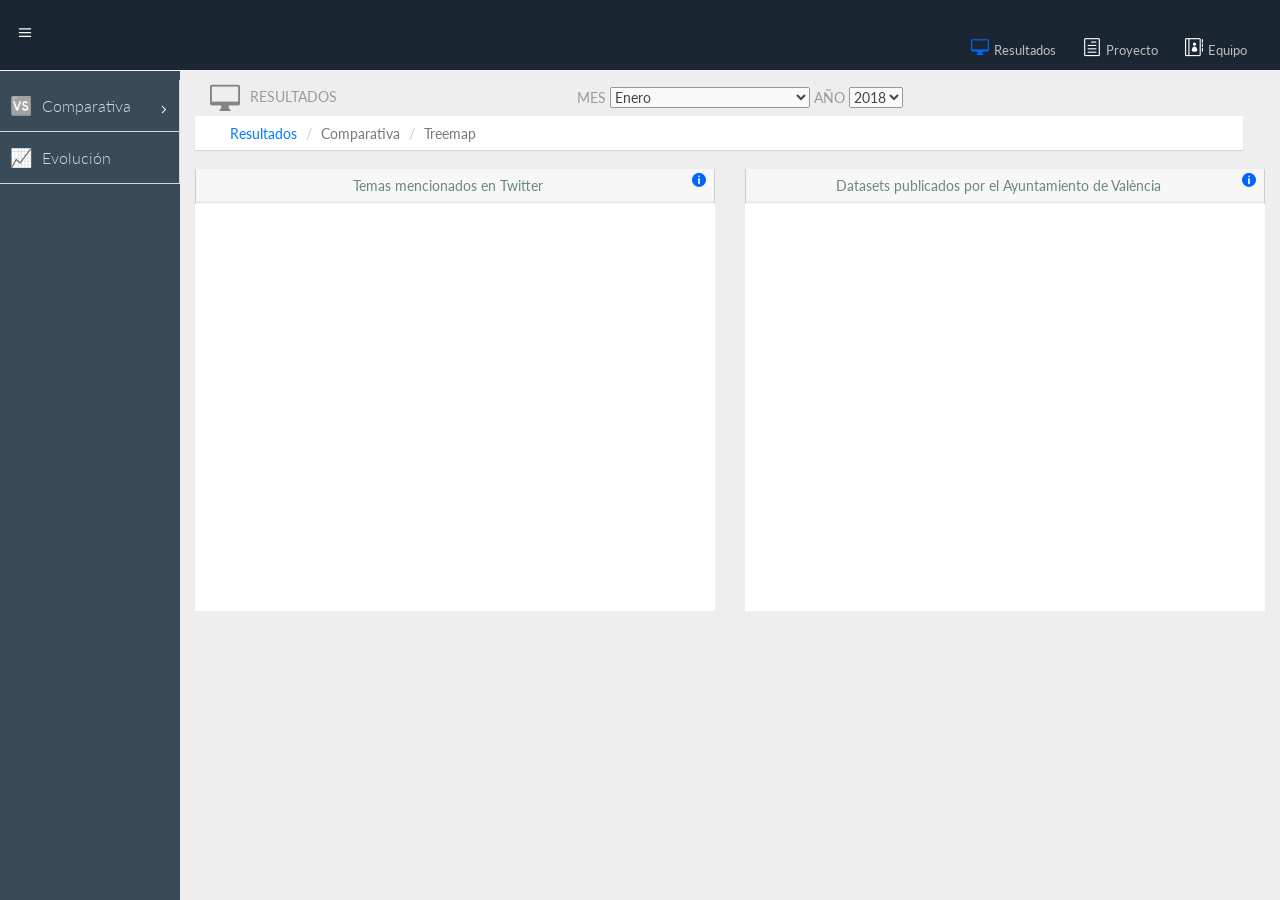
<file: index.html>
<!DOCTYPE html>
<html lang="es">
   <head>
      <meta charset="utf-8">
      <meta name="viewport" content="width=device-width, initial-scale=1.0">
      <meta name="description" content="Creative - Bootstrap 3 Responsive Admin Template">
      <meta name="author" content="GeeksLabs">
      <meta name="keyword" content="Creative, Dashboard, Admin, Template, Theme, Bootstrap, Responsive, Retina, Minimal">
      <title>.:::Análisis de Contenido:::.</title>
      <link rel="stylesheet" type="text/css" href="css/main.css">
      <link rel="stylesheet" type="text/css" href="css/c3.css">
      <link rel="stylesheet" type="text/css" href="css/c3.min.css">
      <!-- Bootstrap CSS -->
      <link href="css/bootstrap.min.css" rel="stylesheet">
      <!-- bootstrap theme -->
      <link href="css/bootstrap-theme.css" rel="stylesheet">
      <!--external css-->
      <!-- font icon -->
      <link href="css/elegant-icons-style.css" rel="stylesheet" />
      <link href="css/font-awesome.min.css" rel="stylesheet" />
      <!-- Custom styles -->
      <link href="css/style.css" rel="stylesheet">
      <link href="css/style-responsive.css" rel="stylesheet" />
   </head>
   <body>
      <!-- container section start -->
      <section id="container" class="">
         <!--header start-->
         <header class="header dark-bg">
            <div class="toggle-nav">
               <div class="icon-reorder tooltips" data-original-title="Menú" data-placement="bottom"><i class="icon_menu"></i></div>
            </div>
            <div class="top-nav notification-row">
               <!-- notificatoin dropdown start-->
               <ul class="nav pull-right top-menu">
                  <!-- Resultados start-->
                  <li id="mail_notificatoin_bar" class="dropdown">
                     <a  href="comparativa_treemap.html">
                     <i class="icon_desktop_sel" ></i>
                     <span class="username">Resultados</span>
                     </a>
                  </li>
                  <!-- Resultados end -->
                  <!-- Proyecto  start -->
                  <li id="task_notificatoin_bar" class="dropdown">
                     <a  href="introduccion.html">
                     <i class="icon_document_alt" ></i>
                     <span class="username">Proyecto</span>
                     </a>
                  </li>
                  <!-- Proyecto end -->
                  <!-- Equipo start-->
                  <li id="alert_notificatoin_bar" class="dropdown">
                     <a  href="equipo.html">
                     <i class="icon_contacts_alt"></i>
                     <span class="username">Equipo</span>
                     </a>
                  </li>
                  <!-- Equipo end-->
               </ul>
               <!-- notificatoin dropdown end-->
            </div>
         </header>
         <!--header end-->
         <!--sidebar start-->
         <aside>
            <div id="sidebar"  class="nav-collapse ">
               <!-- sidebar menu start-->
               <ul class="sidebar-menu">
                  <li>
                  <li class="sub-menu">
                     <a href="javascript:;" class="">
                     <i class="icon_lifesaver"></i>
                     <span>Comparativa</span>
                     <span class="menu-arrow arrow_carrot-right"></span>
                     </a>
                     <ul class="sub">
                        <li><a class="" href="comparativa_treemap.html">
                           <i class="icon_areachart"></i>
                           <span>Treemap</span></a>
                        </li>
                        <li><a class="" href="comparativa_barras.html">
                           <i class="icon_barchart"></i>
                           <span>Barras</span></a>
                        </li>
                     </ul>
                  </li>
                  </li>
                  <li class="">
                     <a class="" href="evolucion.html">
                     <i class="icon_linechart"></i>
                     <span>Evolución</span>
                     </a>
                  </li>
               </ul>
               <!-- sidebar menu end-->
            </div>
         </aside>
         <!--sidebar end-->
         <!--main content start-->
         <section id="main-content">
            <section class="wrapper">
               <div class="row">
                  <div class="col-lg-12">
                     <div class="page-header">
                        <div class="col-sm-4">
                           <i class="icon_desktop">
                           </i> Resultados
                        </div>
                        <div class="col-sm-4">
                           Mes
                           <select name="select" class="ancho_select" id="mes">
                              <option value="01" selected>Enero</option>
                              <option value="02">Febrero</option>
                              <option value="03" >Marzo</option>
                              <option value="04">Abril</option>
                              <option value="05">Mayo</option>
                              <option value="06">Junio</option>
                              <option value="07">Julio</option>
                              <option value="08">Agosto</option>
                           </select>
                           Año
                           <select name="select2" id="anyo" >
                              <option value="2018" selected>2018</option>
                           </select>
                        </div>
                     </div>
                  </div>
               </div>
               <div class="row">
                  <div class="col-lg-12">
                     <ol class="breadcrumb">
                        <li><i class="icon_desktop"></i><a href="comparativa_treemap.html">Resultados</a></li>
                        <li>Comparativa</li>
                        <li>Treemap</li>
                     </ol>
                  </div>
               </div>
               <!-- page start-->
               <div class="row">
                  <div class="col-lg-6"  align="center">
                     <section class="panel">
                        <div class="panel-heading">
                           Temas mencionados en Twitter
                           <ul class="nav pull-right top-menu">
                              <li class="dropdown">
                                 <a data-toggle="dropdown" class="dropdown-toggle"  href="#">
                                 <i class="icon_info_sel"></i>
                                 </a>
                                 <ul  class="dropdown-menu extended logout">
                                    <li>
                                       <p>La gráfica representa el número de tweets que pertenecen a cada una de las 22 categorías para un mes determinado.</p>
                                    </li>
                                 </ul>
                              </li>
                           </ul>
                        </div>
                        <div id="graficoP" align="center" style="width:auto"></div>
                        <!-- Aquí va la gráfica 1.1-->
                     </section>
                  </div>
                  <div class="col-lg-6"  align="center">
                     <section class="panel">
                        <div class="panel-heading">
                           Datasets publicados por el Ayuntamiento de València
                           <ul class="nav pull-right top-menu">
                              <li class="dropdown">
                                 <a data-toggle="dropdown" class="dropdown-toggle"  href="#">
                                 <i class="icon_info_sel"></i>
                                 </a>
                                 <ul  class="dropdown-menu extended logout">
                                    <li>
                                       <p>La gráfica representa el número de datasets por categorias publicado en el catálogo de datos abiertos del ayuntamiento de Valencia.</p>
                                    </li>
                                 </ul>
                              </li>
                           </ul>
                        </div>
                        <div id="portal_transparencia" align="center" style="width:auto" ></div>
                     </section>
                  </div>
               </div>
               <div class="row" align="center">
                  <div id="hook" align="center" ></div>
               </div>
               <!-- page end-->
            </section>
         </section>
         <!--main content end-->
      </section>
      <!-- container section end -->
      <!-- javascripts -->
      <script type="text/javascript" src="js/jquery.min.js"></script>
      <script type="text/javascript" src="js/d3.js" charset="utf-8"></script>
      <script type="text/javascript" src="js/d3plus.js"></script>
      <script type="text/javascript" src="js/distribucion.js" charset="utf-8"></script>
      <script type="text/javascript" src="js/catalogo.js" charset="utf-8"></script>
      <script type="text/javascript" src="js/legendas.js"charset="utf-8"></script>
      <script src="js/bootstrap.min.js"></script>
      <!-- nicescroll -->
      <script src="js/jquery.scrollTo.min.js"></script>
      <script src="js/jquery.nicescroll.js" type="text/javascript"></script>
      <!--custome script for all page-->
      <script src="js/scripts.js"></script>
   </body>
</html>
</file>
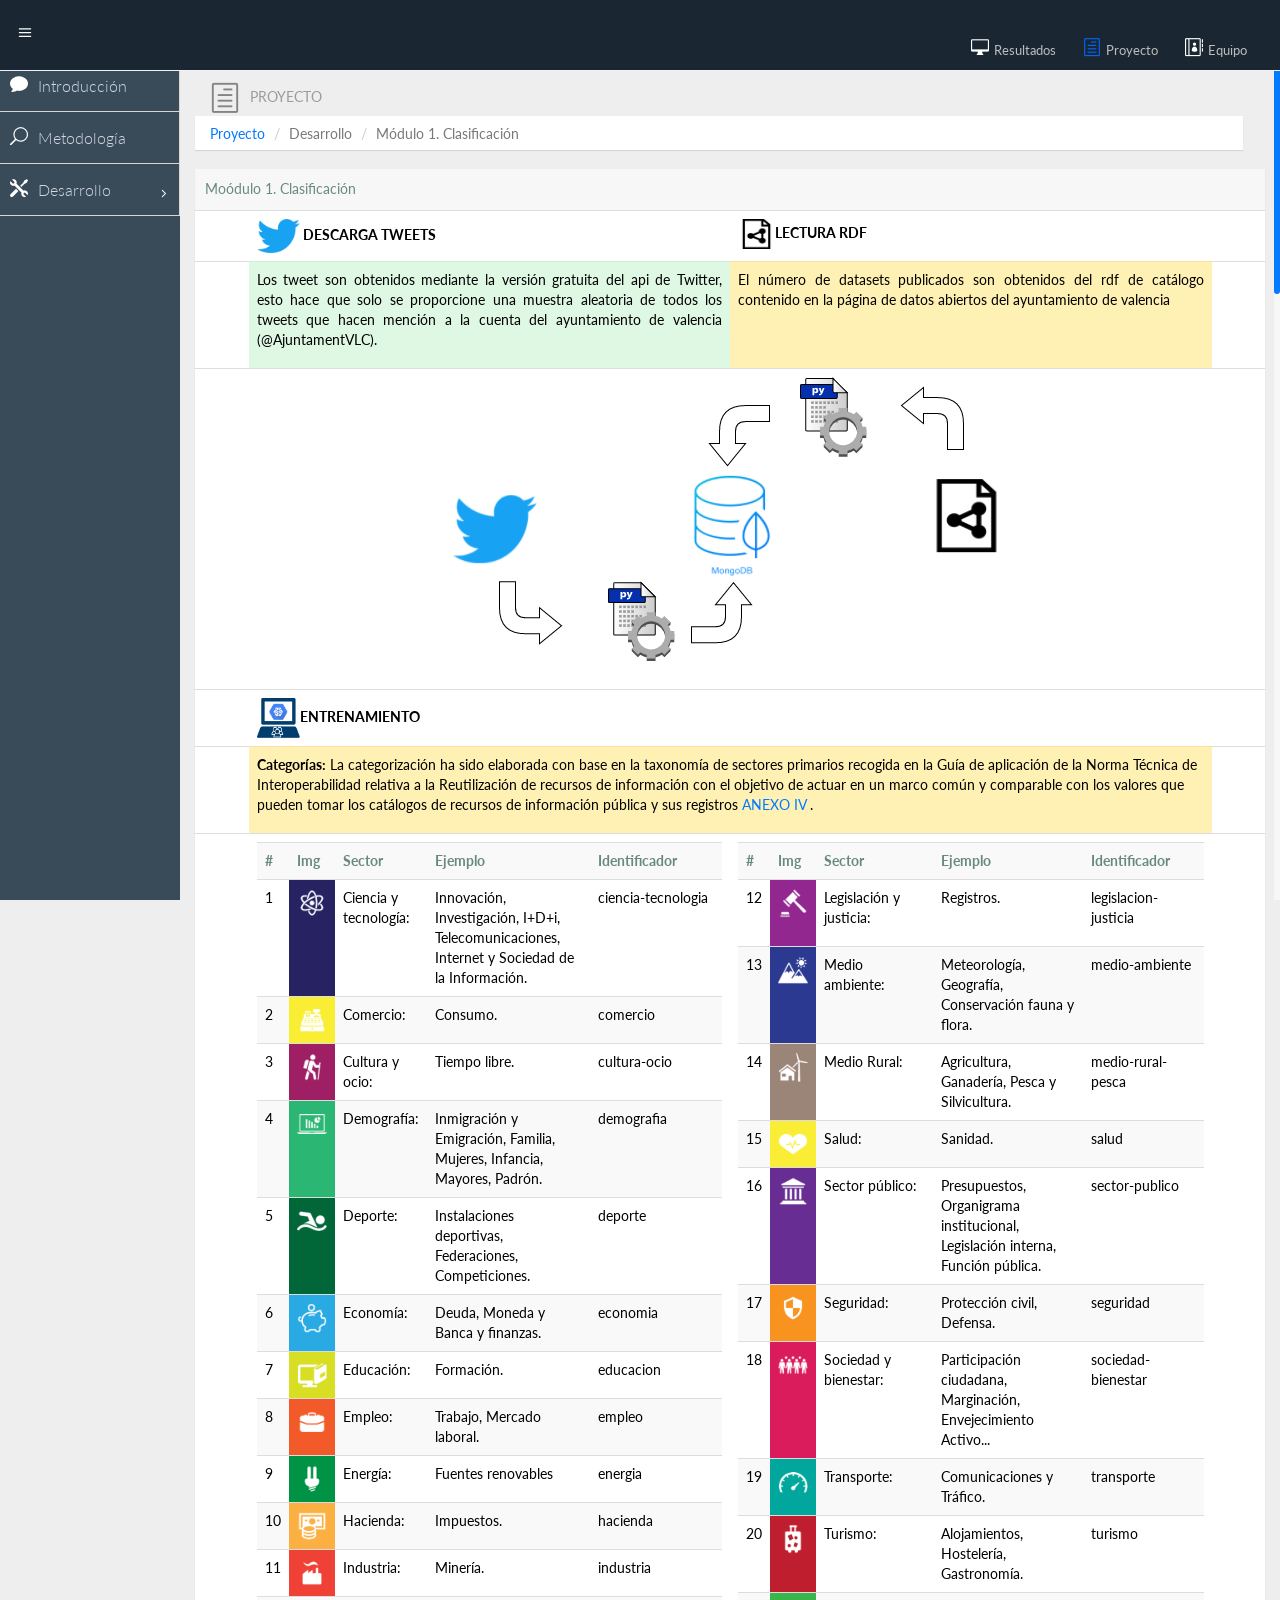
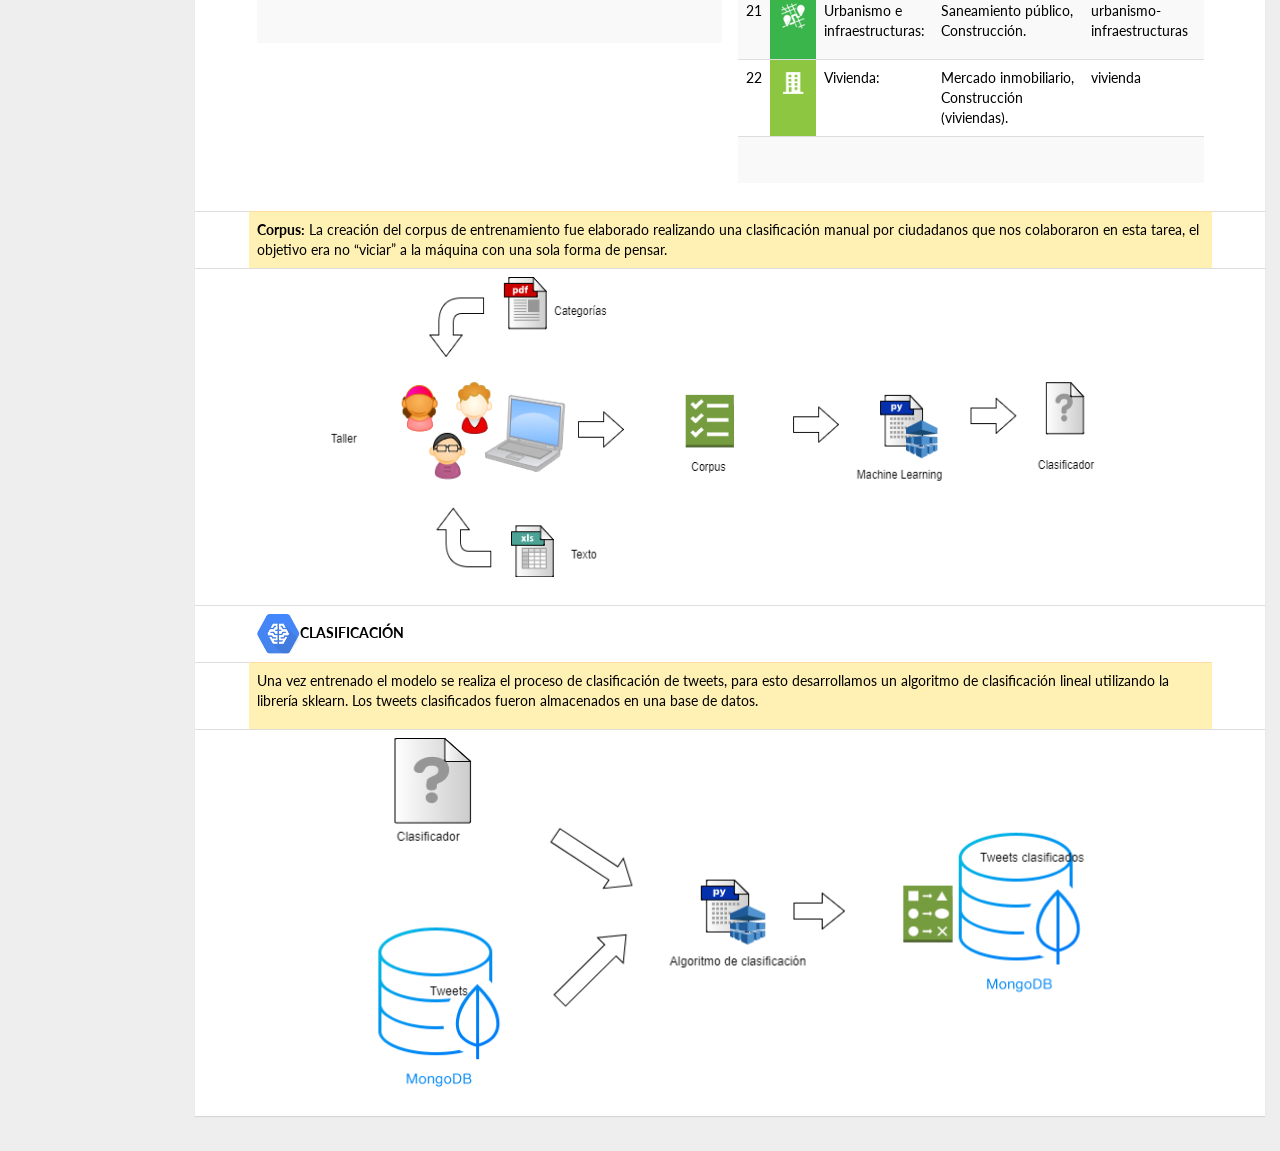
<file: clasificacion.html>
<!DOCTYPE html>
<html lang="en">
  <head>
    <meta charset="utf-8">
    <meta name="viewport" content="width=device-width, initial-scale=1.0">
    <meta name="description" content="Creative - Bootstrap 3 Responsive Admin Template">
    <meta name="author" content="GeeksLabs">
    <meta name="keyword" content="Creative, Dashboard, Admin, Template, Theme, Bootstrap, Responsive, Retina, Minimal">
    <link rel="shortcut icon" href="img/favicon.png">

     <title>.:::Análisis de Contenido:::.</title>

	<link rel="stylesheet" type="text/css" href="css/main.css">
      <link rel="stylesheet" type="text/css" href="css/c3.css">
      <link rel="stylesheet" type="text/css" href="css/c3.min.css">

    <!-- Bootstrap CSS -->
    <link href="css/bootstrap.min.css" rel="stylesheet">
    <!-- bootstrap theme -->
    <link href="css/bootstrap-theme.css" rel="stylesheet">
    <!--external css-->
    <!-- font icon -->
    <link href="css/elegant-icons-style.css" rel="stylesheet" />
    <link href="css/font-awesome.min.css" rel="stylesheet" />
    <!-- Custom styles -->
    <link href="css/style.css" rel="stylesheet">
    <link href="css/style-responsive.css" rel="stylesheet" />
</head>

  <body>
  <!-- container section start -->
  <section id="container" class="">
      <!--header start-->
      <header class="header dark-bg">
            <div class="toggle-nav">
                <div class="icon-reorder tooltips" data-original-title="Menú" data-placement="bottom"><i class="icon_menu"></i></div>
            </div>

            <div class="top-nav notification-row"><!-- notificatoin dropdown start-->
                           <ul class="nav pull-right top-menu">
                             <!-- Resultados start-->
                             <li id="mail_notificatoin_bar" class="dropdown">
                                 <a  href="comparativa_treemap.html">
                                     <i class="icon_desktop"></i>
                                     <span class="username">Resultados</span>
                                 </a>
                             </li>
                             <!-- Resultados end -->
                               <!-- Proyecto  start -->
                               <li id="task_notificatoin_bar" class="dropdown">
                                   <a  href="introduccion.html">
                                       <i class="icon_document_sel"></i>
                                       <span class="username">Proyecto</span>
                                   </a>
                               </li>
                               <!-- Proyecto end -->
                               <!-- Equipo start-->
                               <li id="alert_notificatoin_bar" class="dropdown">
                                   <a  href="equipo.html">
                                       <i class="icon_contacts_alt"></i>
                                        <span class="username">Equipo</span>
                                   </a>
                               </li>
                               <!-- Equipo end-->
                           </ul>
                           <!-- notificatoin dropdown end-->
                   </div>
      </header>
      <!--header end-->


      <!--sidebar start-->
     <aside>
         <div id="sidebar"  class="nav-collapse ">
             <!-- sidebar menu start-->
             <ul class="sidebar-menu">
               <li class="">
                     <a class="" href="introduccion.html">
                         <i class="icon_comment"></i>
                         <span>Introducción</span>
                     </a>
                 </li>
               <li class="">
                     <a class="" href="metodologia.html">
                         <i class="entrada_alt"></i>
                         <span>Metodología</span>
                     </a>
                 </li>
               <!-- <li> -->
                <li class="sub-menu">
                      <a href="javascript:;" class="">
                         <i class="salida_alt"></i>
                         <span>Desarrollo</span>
                         <span class="menu-arrow arrow_carrot-right"></span>
                      </a>
                      <ul class="sub">
                         <li>
                           <a class="" href="clasificacion.html">
                                 <i class="icon_genius"></i>
                                       <span>Clasificación</span></a>
                         </li>
              <li><a class="" href="reportes.html">
             <i class="arrow_left_alt"></i>
             <span>Reportes</span></a></li>
           </ul>
               </li>
             <!-- </li> -->
             </ul>
             <!-- sidebar menu end-->
         </div>
     </aside>
     <!--sidebar end-->

      <!--main content start-->
      <section id="main-content">
  <section class="wrapper">
		  <div class="row">
				<div class="col-lg-12">
					<div class="page-header">
					<div class="col-sm-4">
						<i class="icon_document_alt">
					  </i> Proyecto </div>
					</div>
				</div>
		  </div>
		  			<div class="row">
				<div class="col-lg-12">
					<ol class="breadcrumb">
						<li><a href="introduccion.html">Proyecto</a></li>
						<li>Desarrollo</li>
						<li>Módulo 1. Clasificación </li>
					</ol>
				</div>
			</div>
                      <section class="panel-ca">
                          <header class="panel-heading">
                             Moódulo 1. Clasificación                        </header>

								<table class="table">
								  <tr>
								  <td width="5%">&nbsp;</td>
								  <td width="45%"><img src="images/ico-category/twitter.svg.png" alt="logo" width="43" height="34"><strong> DESCARGA TWEETS</strong> </td>
								  <td width="45%"><img src="images/ico-category/rdf.svg.png" alt="rdf" width="37" height="30"><strong>LECTURA RDF</strong> </td>
								  <td width="5%">&nbsp;</td>
								  </tr>
                                    <tr>
                                      <td width="5%">&nbsp;</td>
                                      <td width="44%"  class="success"  style="background-position:inherit" align="justify">
										  <p>  Los tweet son  obtenidos mediante la versión gratuita del api de Twitter, esto hace que solo  se proporcione una muestra aleatoria de todos los tweets que hacen mención a la  cuenta del ayuntamiento de valencia (@AjuntamentVLC). </p>									  </td>
                                      <td width="45%"  class="warning"  style="background-position:inherit" align="justify">El  número de datasets publicados son obtenidos del rdf de catálogo contenido en la  página de datos abiertos del ayuntamiento de valencia </td>
									   <td width="5%">&nbsp;</td>
                                    </tr>
																	  <tr>
								  <td width="5%">&nbsp;</td>
								  <td width="90%" colspan="2" align="center"><img src="images/ico-category/paso1.png" width="554" height="284"></td>
								  <td width="5%">&nbsp;</td>
								  </tr>
                        </table>
								<table class="table">
								  <tr>
								  <td width="5%">&nbsp;</td>
								  <td  colspan="2"  width="90"><img src="images/ico-category/entrenamiento.png" alt="logo" width="43" height="40"><strong>ENTRENAMIENTO</strong></td>
								  <td width="5%">&nbsp;</td>
								  </tr>
                                    <tr>
                                      <td width="5%">&nbsp;</td>
                                      <td  colspan="2"  class="warning"  style="background-position:inherit" width="90%">
										  <p><span class="warning" style="background-position:inherit"><strong>Categorías:</strong> La categorización ha sido elaborada con base  en la taxonomía de sectores primarios recogida en la Guía de aplicación de la Norma Técnica de Interoperabilidad relativa a la Reutilización de recursos de información  con el objetivo de actuar en un marco común y comparable con los valores que pueden tomar  los catálogos de recursos de información pública y sus registros <a  href="https://www.boe.es/diario_boe/txt.php?id=BOE-A-2013-2380" target="_blank">ANEXO IV </a>.</span></p>
								      <p></td>
									  <td width="5%"></td>
                                    </tr>							  <tr>
								  <td width="5%">&nbsp;</td>
								  <td width="45%" align="center"><table class="table table-striped">
                              <tbody>
                              <tr>
                                  <th width="3%">#</th>
                                  <th width="5%">Img</th>
                                  <th width="11%">Sector</th>
                                  <th width="42%">Ejemplo</th>
								  <th width="39%">Identificador</th>
                              </tr>
                              <tr>
                                  <td>1</td>
                                  <td style="background-color:#272262"><img src="images/ico-category/ico-cat-ciencia-hover-alt.png" width="30" height="30"></td>
                                <td>Ciencia y  tecnología: </td>
                                  <td> Innovación, Investigación, I+D+i,  Telecomunicaciones, Internet y Sociedad de la Información.</td>
                                  <td>ciencia-tecnologia</td>
                              </tr>
                              <tr>
                                  <td>2</td>
                                   <td style="background-color:#F9EE34"><img src="images/ico-category/ico-cat-comercio-hover-alt.png" width="30" height="30"></td>
                                <td>Comercio: </td>
                                  <td> Consumo.</td>
                                  <td>comercio</td>
                              </tr>
                              <tr>
                                  <td>3</td>
                                   <td style="background-color:#9E1F64"><img src="images/ico-category/ico-cat-ocio-y-cultura-hover-alt.png" width="30" height="30"></td>
                                <td>Cultura y  ocio:</td>
                                <td>Tiempo libre.</td>
                                  <td>cultura-ocio</td>
                              </tr>
                              <tr>
                                  <td>4</td>
                                  <td style="background-color:#2BB673"><img src="images/ico-category/ico-cat-demografia-hover-alt.png" width="30" height="30"></td>
                                <td><p>Demografía: </p></td>
                                 <td>Inmigración y Emigración, Familia,  Mujeres, Infancia, Mayores, Padrón.</td>
                                  <td>demografia</td>
                              </tr>
							                                <tr>
                                  <td>5</td>
                                  <td style="background-color:#016738"><img src="images/ico-category/ico-cat-deporte-hover-alt.png" width="30" height="30"></td>
                                  <td><p>Deporte: </p></td>
                                  <td>Instalaciones deportivas, Federaciones,  Competiciones.</td>
                                  <td>deporte</td>
                              </tr>
							                                <tr>
                                  <td>6</td>
                                 <td style="background-color:#29AAE3"><img src="images/ico-category/ico-cat-economia-hover-alt.png" width="30" height="30"></td>
                                  <td><p>Economía: </p></td>
                                  <td>Deuda, Moneda y Banca y finanzas.</td>
                                  <td>economia</td>
                              </tr>
							                                <tr>
                                  <td>7</td>
                                  <td style="background-color:#D8DE24"><img src="images/ico-category/ico-cat-educacion-hover-alt.png" width="30" height="30"></td>
                                  <td><p>Educación: </p></td>
                                  <td>Formación.</td>
                                  <td>educacion</td>
                              </tr>                              <tr>
                                  <td>8</td>
                                  <td style="background-color:#F25A29"><img src="images/ico-category/ico-cat-empleo-hover-alt.png" width="30" height="30"></td>
                                  <td><p>Empleo: </p>
                                  <td>Trabajo, Mercado laboral.</td>
                                  <td>empleo</td>
                              </tr>
							                                <tr>
                                  <td>9</td>
                                  <td style="background-color:#009345"><img src="images/ico-category/ico-cat-energia-hover-alt.png" width="30" height="30"></td>
                                  <td><p>Energía: </p></td>
                                  <td>Fuentes renovables</td>
                                  <td>energia</td>
                              </tr>
							                                <tr>
                                  <td>10</td>
                                  <td style="background-color:#FCB042"><img src="images/ico-category/ico-cat-hacienda-hover-alt.png" width="30" height="30"></td>
                                  <td><p>Hacienda: </p></td>
                                  <td>Impuestos.</td>
                                  <td>hacienda</td>
                              </tr>
							                                <tr>
                                  <td>11</td>
                                  <td style="background-color:#EF4136"><img src="images/ico-category/ico-cat-industria-hover-alt.png" width="30" height="30"></td>
                                  <td><p>Industria: </p></td>
                                  <td>Minería.</td>
                                  <td>industria</td>
                              </tr>

							                   <tr>
                                  <td>&nbsp;</td>
                                  <td>&nbsp;</td>
                                  <td><p>&nbsp;</p>                                  </td>
                                  <td>&nbsp;</td>
								  <td>&nbsp;</td>
                              </tr>
                              </tbody>
                          </table></td>
								  <td width="45%" align="center"><table class="table table-striped">
                              <tbody>
                              <tr>
                                  <th width="5%">#</th>
                                  <th width="7%">Img</th>
                                  <th width="19%">Sector</th>
                                  <th width="41%">Ejemplo</th>
								  <th width="28%">Identificador</th>
                              </tr>
                              <tr>
                                  <td>12</td>
                                  <td style="background-color:#92278F"><img src="images/ico-category/ico-cat-legislacion-hover-alt.png" width="30" height="30"></td>
                                  <td><p>Legislación  y justicia: </p></td>
                                  <td>Registros.</td>
                                  <td>legislacion-justicia</td>
                              </tr>
							                                <tr>
                                  <td>13</td>
                                  <td style="background-color:#2B3991"><img src="images/ico-category/ico-cat-medio-ambiente-hover-alt.png" width="30" height="30"></td>
                                  <td><p>Medio  ambiente: </p></td>
                                  <td>Meteorología, Geografía, Conservación  fauna y flora.</td>
                                  <td>medio-ambiente</td>
                              </tr>
							                                <tr>
                                  <td>14</td>
                                  <td style="background-color:#9B8578"><img src="images/ico-category/ico-cat-medio-rural-hover-alt.png" width="30" height="30"></td>
                                  <td><p>Medio Rural: </p></td>
                                  <td>Agricultura, Ganadería, Pesca y  Silvicultura.</td>
                                  <td>medio-rural-pesca</td>
                              </tr>
							                                <tr>
                                  <td>15</td>
                                  <td style="background-color:#F9EE35"><img src="images/ico-category/ico-cat-salud-hover-alt.png" width="30" height="30"></td>
                                  <td><p>Salud: </p></td>
                                  <td>Sanidad.</td>
                                  <td>salud</td>
                              </tr>
							                                <tr>
                                  <td>16</td>
                                  <td style="background-color:#672D93"><img src="images/ico-category/ico-cat-sector-publico-hover-alt.png" width="30" height="30"></td>
                                  <td><p>Sector  público: </p></td>
                                 <td>Presupuestos, Organigrama institucional,  Legislación interna, Función pública.</td>
                                  <td>sector-publico</td>
                              </tr>                              <tr>
                                  <td>17</td>
                                  <td style="background-color:#F8931F"><img src="images/ico-category/ico-cat-seguridad-hover-alt.png" width="30" height="30"></td>
                                <td><p>Seguridad: </p>                                  </td>
                                  <td>Protección  civil, Defensa.</td>
								  <td>seguridad</td>
                              </tr>
							                   <tr>
                                  <td>18</td>
                                  <td style="background-color:#DA1C5C"><img src="images/ico-category/ico-cat-sociedad-y-bienestar-hover-alt.png" width="30" height="30"></td>
                                  <td><p>Sociedad y  bienestar: </p>                                  </td>
                                  <td>Participación  ciudadana, Marginación, Envejecimiento Activo...</td>
								  <td>sociedad-bienestar</td>
                              </tr>
							                   <tr>
                                  <td>19</td>
                                 <td style="background-color:#01A79D"><img src="images/ico-category/ico-cat-transporte-hover-alt.png" width="30" height="30"></td>
                                  <td><p>Transporte: </p>                                  </td>
                                  <td>Comunicaciones  y Tráfico.</td>
								  <td>transporte</td>
                              </tr>
							                   <tr>
                                  <td>20</td>
                                  <td style="background-color:#BF1E2E"><img src="images/ico-category/ico-cat-turismo-hover-alt.png" width="30" height="30"></td>
                                  <td><p>Turismo: </p>                                  </td>
                                  <td>Alojamientos,  Hostelería, Gastronomía.</td>
								  <td>turismo</td>
                              </tr>
							                   <tr>
                                  <td>21</td>
                                  <td style="background-color:#3AB54B"><img src="images/ico-category/ico-cat-urbanismo-hover-alt.png" width="30" height="30"></td>
                                  <td><p>Urbanismo e  infraestructuras: </p>                                  </td>
                                  <td>Saneamiento  público, Construcción.</td>
								  <td>urbanismo-infraestructuras</td>
                              </tr>
							                   <tr>
                                  <td>22</td>
                                  <td style="background-color:#8DC641"><img src="images/ico-category/ico-cat-vivienda-hover-alt.png" width="30" height="30"></td>
                                  <td><p>Vivienda: </p>                                  </td>
                                  <td>Mercado  inmobiliario, Construcción (viviendas).</td>
								  <td>vivienda</td>
                              </tr>
							                   <tr>
                                  <td>&nbsp;</td>
                                  <td>&nbsp;</td>
                                  <td><p>&nbsp;</p>                                  </td>
                                  <td>&nbsp;</td>
								  <td>&nbsp;</td>
                              </tr>
                              </tbody>
                          </table></td>
								  <td width="5%">&nbsp;</td>
								  </tr>
								    <tr>
								      <td>&nbsp;</td>
								      <td  colspan="2" class="warning"  style="background-position:inherit"><strong>Corpus:</strong> La creación del  corpus de entrenamiento fue elaborado realizando una clasificación manual por ciudadanos que nos colaboraron en esta tarea, el objetivo era  no “viciar” a la máquina con una sola forma de pensar.</td>
								      <td>&nbsp;</td>
							      </tr>
							      <tr>
								  <td width="5%">&nbsp;</td>
								  <td  colspan="2"  width="90%" align="center"><img src="images/ico-category/paso2.png" width="800" height="300"></td>
								  <td width="5%">&nbsp;</td>
								  </tr>
                                </table>
								<table class="table">
								  <tr>
								  <td width="5%">&nbsp;</td>
								  <td width="90%"><img src="images/ico-category/clasificacion.png" alt="logo" width="43" height="40"><strong>CLASIFICACIÓN</strong></td>
								  <td width="5%">&nbsp;</td>
								  </tr>
                                    <tr>
                                      <td width="5%">&nbsp;</td>
                                      <td  class="warning" width="89%"  style="background-position:inherit">
										  <p>Una vez entrenado el modelo se realiza el proceso de clasificación de tweets, para esto desarrollamos un algoritmo de clasificación lineal utilizando la librería sklearn. Los tweets clasificados  fueron almacenados en una base de datos. </p>									  </td>
                                    </tr>
																	  <tr>
								  <td width="5%">&nbsp;</td>
								  <td width="90%" align="center"><img src="images/ico-category/paso3.png" width="800" height="370"></td>
								  <td width="5%">&nbsp;</td>
								  </tr>
                                </table>
                      </section>

      </div>
      <!-- page end--><!--main content end--><!-- container section end -->
    <!-- javascripts -->
<script type="text/javascript" src="js/jquery.min.js"></script>
<script type="text/javascript" src="js/d3.js" charset="utf-8"></script>
<script type="text/javascript" src="js/d3plus.js"></script>
      <script type="text/javascript" src="js/c3.min.js" charset="utf-8"></script>
      <script type="text/javascript" src="js/evolucion.js" charset="utf-8"></script>
    <script src="js/jquery.js"></script>
    <script src="js/bootstrap.min.js"></script>
    <!-- nicescroll -->
    <script src="js/jquery.scrollTo.min.js"></script>
    <script src="js/jquery.nicescroll.js" type="text/javascript"></script>
    <!--custome script for all page-->
    <script src="js/scripts.js"></script>


  </body>
</html>
</file>
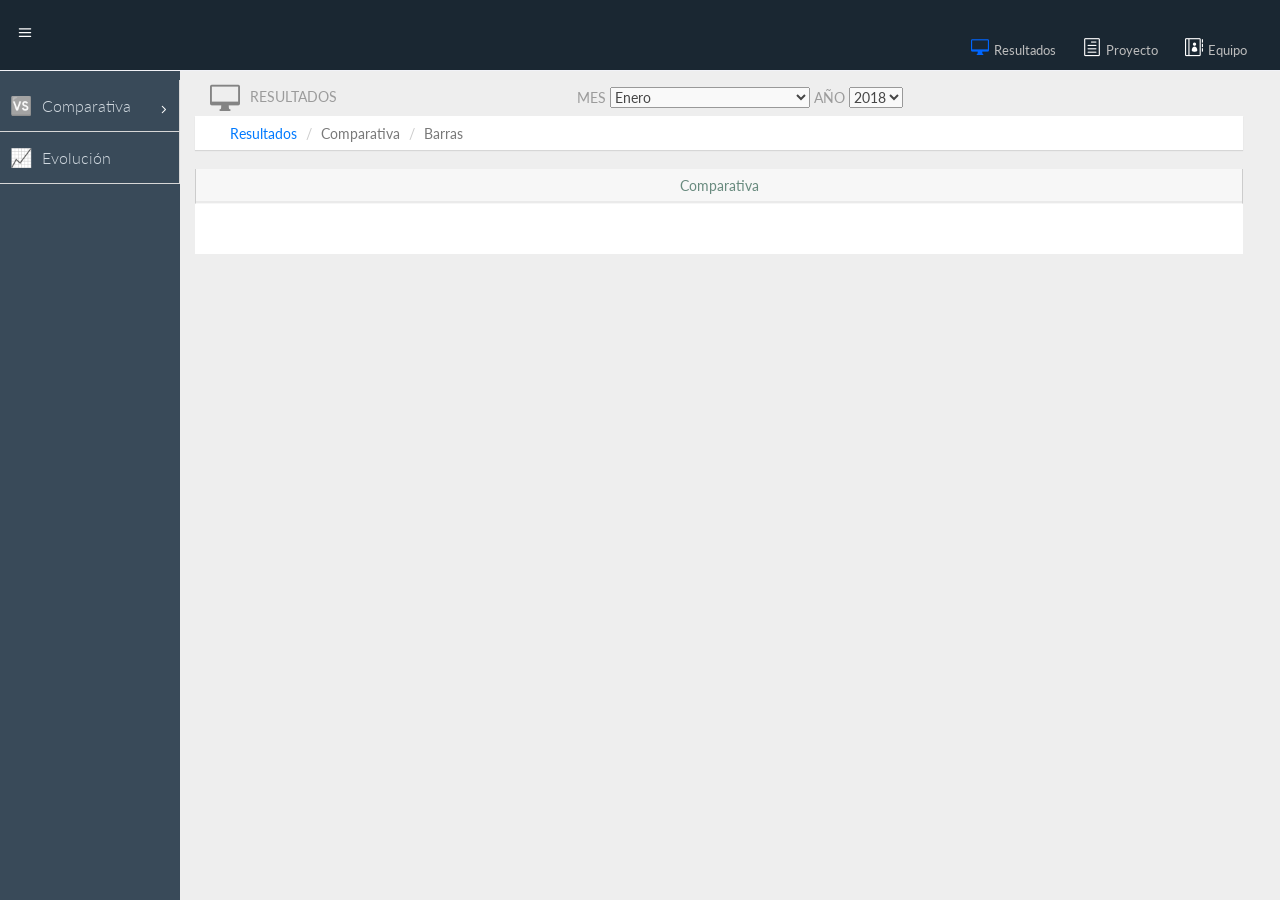
<file: comparativa_barras.html>
<!DOCTYPE html>
<html lang="es">
  <head>
    <meta charset="utf-8">
    <meta name="viewport" content="width=device-width, initial-scale=1.0">
    <meta name="description" content="Creative - Bootstrap 3 Responsive Admin Template">
    <meta name="author" content="GeeksLabs">
    <meta name="keyword" content="Creative, Dashboard, Admin, Template, Theme, Bootstrap, Responsive, Retina, Minimal">
    <link rel="shortcut icon" href="img/favicon.png">

     <title>.:::Análisis de Contenido:::.</title>

	<link rel="stylesheet" type="text/css" href="css/main.css">
      <link rel="stylesheet" type="text/css" href="css/c3.css">
      <link rel="stylesheet" type="text/css" href="css/c3.min.css">

    <!-- Bootstrap CSS -->
    <link href="css/bootstrap.min.css" rel="stylesheet">
    <!-- bootstrap theme -->
    <link href="css/bootstrap-theme.css" rel="stylesheet">
    <!--external css-->
    <!-- font icon -->
    <link href="css/elegant-icons-style.css" rel="stylesheet" />
    <link href="css/font-awesome.min.css" rel="stylesheet" />
    <!-- Custom styles -->
    <link href="css/style.css" rel="stylesheet">
    <link href="css/style-responsive.css" rel="stylesheet" />

    <!-- HTML5 shim and Respond.js IE8 support of HTML5 -->
    <!--[if lt IE 9]>
      <script src="js/html5shiv.js"></script>
      <script src="js/respond.min.js"></script>
      <script src="js/lte-ie7.js"></script>
    <![endif]-->
  </head>

  <body>
  <!-- container section start -->
  <section id="container" class="">
      <!--header start-->
      <header class="header dark-bg">
            <div class="toggle-nav">
                <div class="icon-reorder tooltips" data-original-title="Menú" data-placement="bottom"><i class="icon_menu"></i></div>
            </div>

            <!--logo start-->
            <a href="index.html" class="logo"></a>
            <!--logo end-->

            <div class="nav search-row" id="top_menu">
              <!--  search form start -->
              <!--  search form end -->
            </div>
            <div class="top-nav notification-row"><!-- notificatoin dropdown start-->
                        <ul class="nav pull-right top-menu">
                            <!-- Resultados start-->
                             <li id="mail_notificatoin_bar" class="dropdown">
                                <a  href="comparativa_treemap.html">
                                    <i class="icon_desktop_sel" ></i>
                                    <span class="username">Resultados</span>
                                </a>
                            </li>
                            <!-- Resultados end -->
                            <!-- Proyecto  start -->
                            <li id="task_notificatoin_bar" class="dropdown">
                                <a  href="introduccion.html">
                                    <i class="icon_document_alt" ></i>
                                    <span class="username">Proyecto</span>
                                </a>
                            </li>
                            <!-- Proyecto end -->
                            <!-- Equipo start-->
                            <li id="alert_notificatoin_bar" class="dropdown">
                                <a  href="equipo.html">
                                    <i class="icon_contacts_alt"></i>
                                     <span class="username">Equipo</span>
                                </a>
                            </li>
                            <!-- Equipo end-->
                        </ul>
                        <!-- notificatoin dropdown end-->
            </div>
      </header>
      <!--header end-->
      <!--sidebar start-->
     <aside>
         <div id="sidebar"  class="nav-collapse ">
             <!-- sidebar menu start-->
             <ul class="sidebar-menu">
                 <li>
           <li class="sub-menu">
                     <a href="javascript:;" class="">
                         <i class="icon_lifesaver"></i>
                         <span>Comparativa</span>
                         <span class="menu-arrow arrow_carrot-right"></span>
                     </a>
                     <ul class="sub">
                         <li><a class="" href="comparativa_treemap.html">
                         <i class="icon_areachart"></i>
                         <span>Treemap</span></a></li>
                         <li><a class="" href="comparativa_barras.html">
             <i class="icon_barchart"></i>
             <span>Barras</span></a></li>
           </ul>
                 </li> </li>
                           <li class="">
                     <a class="" href="evolucion.html">
                         <i class="icon_linechart"></i>
                         <span>Evolución</span>
                     </a>
                 </li>
             </ul>
             <!-- sidebar menu end-->
         </div>
     </aside>
     <!--sidebar end-->
      <!--sidebar end-->

      <!--main content start-->
      <section id="main-content">
          <section class="wrapper">
		  <div class="row">
				<div class="col-lg-12">
					<div class="page-header">
					<div class="col-sm-4">
						<i class="icon_desktop">
            </i> Resultados
					</div>
						<div class="col-sm-4">
						Mes
            <select name="select" class="ancho_select" id="mes">
               <option value="01" selected>Enero</option>
               <option value="02">Febrero</option>
               <option value="03" >Marzo</option>
               <option value="04">Abril</option>
               <option value="05">Mayo</option>
               <option value="06">Junio</option>
               <option value="07">Julio</option>
               <option value="08">Agosto</option>
            </select>
						Año
						<select name="select2" id="anyo" >
						  <option value="2018" selected>2018</option>
						  </select>
					</div>
					</div>
				</div>
			</div>

				<div class="row">
				<div class="col-lg-12">
					<ol class="breadcrumb">
						<li><i class="icon_desktop"></i><a href="comparativa_treemap.html">Resultados</a></li>
						<li>Comparativa</li>
						<li>Barras</li>
					</ol>
				</div>
			</div>
              <!-- page start-->
              <div class="row" style="text-align:center"  align="center">
                  <div class="col-lg-12"  align="center">
                      <section class="panel">
                          <header class="panel-heading">Comparativa</header>
						  <div id="grafico_comparacion"><!-- Plotly chart will be drawn inside this DIV --></div>

<div id="hook" style="text-align:center" align="center" ></div>


						   <!-- Aquí va la gráfica 2.1-->
                      </section>
                  </div>
              </div>
              <!-- page end-->

          </section>
      </section>
      <!--main content end-->
  </section>
  <!-- container section end -->
    <!-- javascripts -->
<div id="grafico_comparacion"><!-- Plotly chart will be drawn inside this DIV --></div>

	<script type="text/javascript" src="js/jquery.min.js"></script>
      <script type="text/javascript" src="js/d3.js" charset="utf-8"></script>
      <script type="text/javascript" src="js/d3plus.js"></script>
      <script type="text/javascript" src="js/c3.min.js" charset="utf-8"></script>

      <!-- Ficheros JS para realizar las peticiones a la API -->
    <script src="js/jquery.js"></script>
		<script src="https://cdn.plot.ly/plotly-latest.min.js"></script>
	<script type="text/javascript" src="js/comparacion.js" charset="utf-8"></script>
    <script src="js/bootstrap.min.js"></script>
    <!-- nicescroll -->
    <script src="js/jquery.scrollTo.min.js"></script>
    <script src="js/jquery.nicescroll.js" type="text/javascript"></script>
	<script type="text/javascript" src="js/legendas.js"charset="utf-8"></script>
    <!--custome script for all page-->
    <script src="js/scripts.js"></script>


  </body>
</html>
</file>
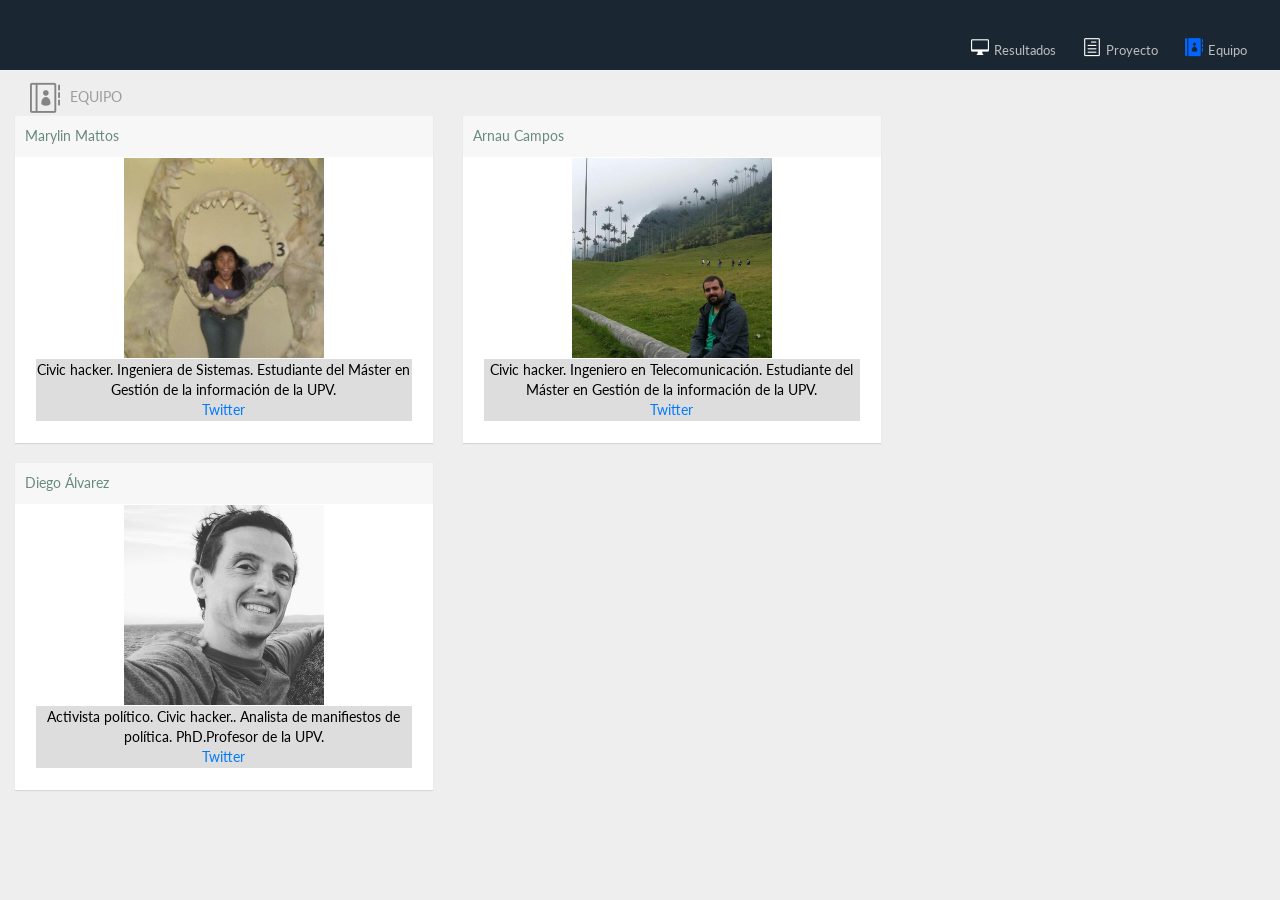
<file: equipo.html>
<!DOCTYPE html>
<html lang="en">
  <head>
    <meta charset="utf-8">
    <meta name="viewport" content="width=device-width, initial-scale=1.0">
    <meta name="description" content="Creative - Bootstrap 3 Responsive Admin Template">
    <meta name="author" content="GeeksLabs">
    <meta name="keyword" content="Creative, Dashboard, Admin, Template, Theme, Bootstrap, Responsive, Retina, Minimal">
    <link rel="shortcut icon" href="img/favicon.png">

     <title>.:::Análisis de Contenido:::.</title>

	<link rel="stylesheet" type="text/css" href="css/main.css">
      <link rel="stylesheet" type="text/css" href="css/c3.css">
      <link rel="stylesheet" type="text/css" href="css/c3.min.css">

    <!-- Bootstrap CSS -->
    <link href="css/bootstrap.min.css" rel="stylesheet">
    <!-- bootstrap theme -->
    <link href="css/bootstrap-theme.css" rel="stylesheet">
    <!--external css-->
    <!-- font icon -->
    <link href="css/elegant-icons-style.css" rel="stylesheet" />
    <link href="css/font-awesome.min.css" rel="stylesheet" />
    <!-- Custom styles -->
    <link href="css/style.css" rel="stylesheet">
    <link href="css/style-responsive.css" rel="stylesheet" />

    <!-- HTML5 shim and Respond.js IE8 support of HTML5 -->
    <!--[if lt IE 9]>
      <script src="js/html5shiv.js"></script>
      <script src="js/respond.min.js"></script>
      <script src="js/lte-ie7.js"></script>
    <![endif]-->
  </head>

  <body>
  <!-- container section start -->
  <section id="container" class="">

      <!--header start-->
      <header class="header dark-bg">
 		<div class="top-nav notification-row"><!-- notificatoin dropdown start-->
                <ul class="nav pull-right top-menu">
                  <!-- Resultados start-->
                  <li id="mail_notificatoin_bar" class="dropdown">
                      <a href="comparativa_treemap.html">
                          <i class="icon_desktop"></i>
                          <span class="username">Resultados</span>
                      </a>
                  </li>
                  <!-- Resultados end -->
                    <!-- Proyecto start -->
                    <li id="task_notificatoin_bar" class="dropdown">
                        <a href="introduccion.html">
                            <i class="icon_document_alt"></i>
                            <span class="username">Proyecto</span>
                        </a>
                    </li>
                    <!-- Proyecto end -->

                    <!-- Equipo start-->
                    <li id="alert_notificatoin_bar" class="dropdown">
                        <a href="equipo.html">
                            <i class="icon_contacts_sel"></i>
                             <span class="username">Equipo</span>
                        </a>
                    </li>
                    <!-- Equipo end-->
                </ul>
                <!-- notificatoin dropdown end-->
            </div>
      </header>
      <!--header end-->

      <!--main content start-->
		   		<section class="wrapper"  >
				  <div class="row">
				<div class="col-lg-12">
					<div class="page-header">
					<div class="col-sm-4">
						<i class="icon_contacts_alt"></i>
							</i> EQUIPO
					</div>
					</div>
				</div>
			</div>
			<!-- page start-->
			   <div class="row">
                  <div class="col-sm-4">
                      <section class="panel-ca">
                          <header class="panel-heading">Marylin Mattos</header>
							 <table >
                                  <tbodye>
								  <tr>
								  <td width="5%">&nbsp;</td>
								  <td width="90%" align="center"><img src="images/marylin.jpg" alt="Marylin Mattos" width="200" height="200"  align="middle"></td>
								  <td width="5%">&nbsp;</td>
								  </tr>
                                    <tr>
                                      <td width="5%">&nbsp;</td>
                                      <td  class="warning" width="90%" align="center" style="background-color:#dddddd">Civic hacker. Ingeniera de Sistemas. Estudiante del Máster en Gestión de la información de la UPV.
									    <div class="soc-ico">
										<a title="Twitter" href="https://twitter.com/malemaba" target="_blank" class="twitter"><span class="assistive-text">Twitter</span></a>
										</div></td>
                                      <td width="5%">&nbsp;</td>
                                    </tr>
																	  <tr>
								  <td width="5%">&nbsp;</td>
								  <td width="90%">&nbsp;</td>
								  <td width="5%">&nbsp;</td>
								  </tr>
                                  </tbodye>
                                </table>

                      </section>
                  </div>
                  <div class="col-sm-4">
                      <section class="panel-ca">
                          <header class="panel-heading">Arnau Campos</header>
							 <table >
								  <tr>
								  <td width="5%">&nbsp;</td>
								  <td width="90%" align="center"><img src="images/Arnau.jpg" alt="Arnau Campos" width="200" height="200"></td>
								  <td width="5%">&nbsp;</td>
								  </tr>
                                    <tr>
                                      <td width="5%">&nbsp;</td>
                                      <td  class="equipo" width="90%" align="center" style="background-color:#dddddd">Civic hacker. Ingeniero en Telecomunicación. Estudiante del Máster en Gestión de la información de la UPV.
									    <div class="soc-ico">
										<a title="Twitter" href="https://twitter.com/arnau602" target="_blank" class="twitter"><span class="assistive-text">Twitter</span></a>
										</div></td>
                                      <td width="5%">&nbsp;</td>
                                    </tr>
																	  <tr>
								  <td width="5%">&nbsp;</td>
								  <td width="90%">&nbsp;</td>
								  <td width="5%">&nbsp;</td>
								  </tr>

                                </table>

                      </section>
                  </div>
                  <div class="col-sm-4">
                      <section class="panel-ca">
                          <header class="panel-heading">Diego Álvarez</header>
							 <table>
                                  <tbodye>
								  <tr>
								  <td width="5%">&nbsp;</td>
								  <td width="90%" align="center"><img src="images/Diego.jpg" alt="Diego" width="200" height="200"></td>
								  <td width="5%">&nbsp;</td>
								  </tr>
                                    <tr>
                                      <td width="5%">&nbsp;</td>
                                      <td  class="warning" width="90%" align="center" style="background-color:#dddddd">Activista político. Civic hacker.. Analista de manifiestos de política. PhD.Profesor de la UPV.
									  <div class="soc-ico">
									  <a title="Twitter" href="https://twitter.com/diegoalsan" target="_blank" class="twitter"><span class="assistive-text">Twitter</span></a>
									  </div></td>
                                      <td width="5%">&nbsp;</td>
                                    </tr>
																	  <tr>
								  <td width="5%">&nbsp;</td>
								  <td width="90%">&nbsp;</td>
								  <td width="5%">&nbsp;</td>
								  </tr>
                                  </tbodye>
                                </table>

                      </section>
                  </div>

                  </div>

			   <!-- page end-->

          </section>
      <!--main content end-->
  </section>
  <!-- container section end -->
    <!-- javascripts -->
	<script type="text/javascript" src="js/jquery.min.js"></script>
      <script type="text/javascript" src="js/d3.js" charset="utf-8"></script>
      <script type="text/javascript" src="js/d3plus.js"></script>
      <script type="text/javascript" src="js/c3.min.js" charset="utf-8"></script>

      <!-- Ficheros JS para realizar las peticiones a la API -->
    <script src="js/jquery.js"></script>
		<script src="https://cdn.plot.ly/plotly-latest.min.js"></script>
	<script type="text/javascript" src="js/comparacion.js" charset="utf-8"></script>
    <script src="js/bootstrap.min.js"></script>
    <!-- nicescroll -->
    <script src="js/jquery.scrollTo.min.js"></script>
    <script src="js/jquery.nicescroll.js" type="text/javascript"></script>
    <!--custome script for all page-->
    <script src="js/scripts.js"></script>


  </body>
</html>
</file>
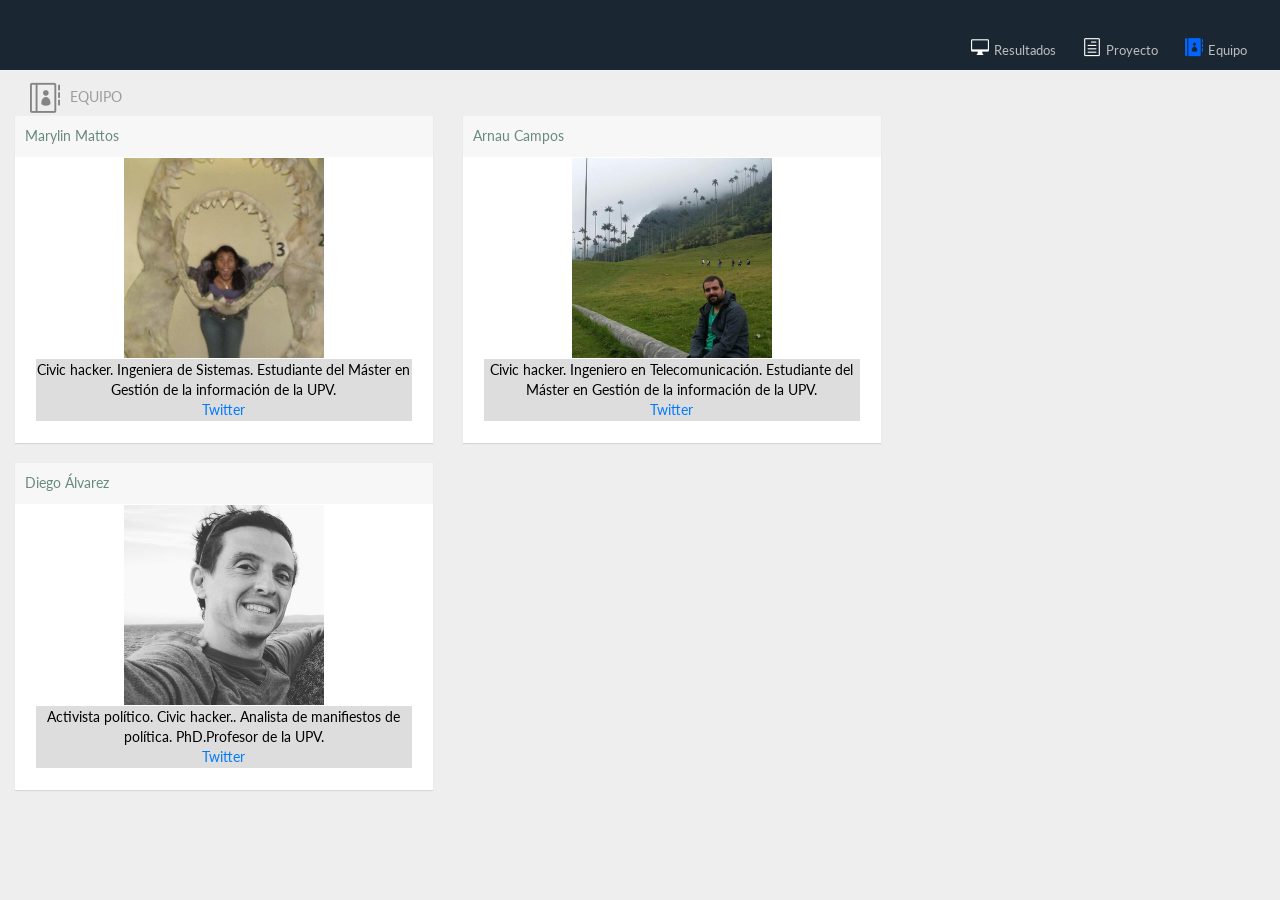
<file: Equipo.html>
<!DOCTYPE html>
<html lang="en">
  <head>
    <meta charset="utf-8">
    <meta name="viewport" content="width=device-width, initial-scale=1.0">
    <meta name="description" content="Creative - Bootstrap 3 Responsive Admin Template">
    <meta name="author" content="GeeksLabs">
    <meta name="keyword" content="Creative, Dashboard, Admin, Template, Theme, Bootstrap, Responsive, Retina, Minimal">
    <link rel="shortcut icon" href="img/favicon.png">

     <title>.:::Análisis de Contenido:::.</title>

	<link rel="stylesheet" type="text/css" href="css/main.css">
      <link rel="stylesheet" type="text/css" href="css/c3.css">
      <link rel="stylesheet" type="text/css" href="css/c3.min.css">

    <!-- Bootstrap CSS -->
    <link href="css/bootstrap.min.css" rel="stylesheet">
    <!-- bootstrap theme -->
    <link href="css/bootstrap-theme.css" rel="stylesheet">
    <!--external css-->
    <!-- font icon -->
    <link href="css/elegant-icons-style.css" rel="stylesheet" />
    <link href="css/font-awesome.min.css" rel="stylesheet" />
    <!-- Custom styles -->
    <link href="css/style.css" rel="stylesheet">
    <link href="css/style-responsive.css" rel="stylesheet" />

    <!-- HTML5 shim and Respond.js IE8 support of HTML5 -->
    <!--[if lt IE 9]>
      <script src="js/html5shiv.js"></script>
      <script src="js/respond.min.js"></script>
      <script src="js/lte-ie7.js"></script>
    <![endif]-->
  </head>

  <body>
  <!-- container section start -->
  <section id="container" class="">

      <!--header start-->
      <header class="header dark-bg">
 		<div class="top-nav notification-row"><!-- notificatoin dropdown start-->
                <ul class="nav pull-right top-menu">
                  <!-- Resultados start-->
                  <li id="mail_notificatoin_bar" class="dropdown">
                      <a href="comparativa_treemap.html">
                          <i class="icon_desktop"></i>
                          <span class="username">Resultados </span>
                      </a>
                  </li>
                  <!-- Resultados end -->
                    <!-- Proyecto start -->
                    <li id="task_notificatoin_bar" class="dropdown">
                        <a href="introduccion.html">
                            <i class="icon_document_alt"></i>
                            <span class="username">Proyecto</span>
                        </a>
                    </li>
                    <!-- Proyecto end -->

                    <!-- Equipo start-->
                    <li id="alert_notificatoin_bar" class="dropdown">
                        <a href="equipo.html">
                            <i class="icon_contacts_sel"></i>
                             <span class="username">Equipo</span>
                        </a>
                    </li>
                    <!-- Equipo end-->
                </ul>
                <!-- notificatoin dropdown end-->
            </div>
      </header>
      <!--header end-->

      <!--main content start-->
		   		<section class="wrapper"  >
				  <div class="row">
				<div class="col-lg-12">
					<div class="page-header">
					<div class="col-sm-4">
						<i class="icon_contacts_alt"></i>
							</i> EQUIPO
					</div>
					</div>
				</div>
			</div>
			<!-- page start-->
			   <div class="row">
                  <div class="col-sm-4">
                      <section class="panel-ca">
                          <header class="panel-heading">Marylin Mattos</header>
							 <table >
                                  <tbodye>
								  <tr>
								  <td width="5%">&nbsp;</td>
								  <td width="90%" align="center"><img src="images/marylin.jpg" alt="Marylin Mattos" width="200" height="200"  align="middle"></td>
								  <td width="5%">&nbsp;</td>
								  </tr>
                                    <tr>
                                      <td width="5%">&nbsp;</td>
                                      <td  class="warning" width="90%" align="center" style="background-color:#dddddd">Civic hacker. Ingeniera de Sistemas. Estudiante del Máster en Gestión de la información de la UPV.
									    <div class="soc-ico">
										<a title="Twitter" href="https://twitter.com/malemaba" target="_blank" class="twitter"><span class="assistive-text">Twitter</span></a>
										</div></td>
                                      <td width="5%">&nbsp;</td>
                                    </tr>
																	  <tr>
								  <td width="5%">&nbsp;</td>
								  <td width="90%">&nbsp;</td>
								  <td width="5%">&nbsp;</td>
								  </tr>
                                  </tbodye>
                                </table>

                      </section>
                  </div>
                  <div class="col-sm-4">
                      <section class="panel-ca">
                          <header class="panel-heading">Arnau Campos</header>
							 <table >
								  <tr>
								  <td width="5%">&nbsp;</td>
								  <td width="90%" align="center"><img src="images/Arnau.jpg" alt="Arnau Campos" width="200" height="200"></td>
								  <td width="5%">&nbsp;</td>
								  </tr>
                                    <tr>
                                      <td width="5%">&nbsp;</td>
                                      <td  class="equipo" width="90%" align="center" style="background-color:#dddddd">Civic hacker. Ingeniero en Telecomunicación. Estudiante del Máster en Gestión de la información de la UPV.
									    <div class="soc-ico">
										<a title="Twitter" href="https://twitter.com/arnau602" target="_blank" class="twitter"><span class="assistive-text">Twitter</span></a>
										</div></td>
                                      <td width="5%">&nbsp;</td>
                                    </tr>
																	  <tr>
								  <td width="5%">&nbsp;</td>
								  <td width="90%">&nbsp;</td>
								  <td width="5%">&nbsp;</td>
								  </tr>

                                </table>

                      </section>
                  </div>
                  <div class="col-sm-4">
                      <section class="panel-ca">
                          <header class="panel-heading">Diego Álvarez</header>
							 <table>
                                  <tbodye>
								  <tr>
								  <td width="5%">&nbsp;</td>
								  <td width="90%" align="center"><img src="images/Diego.jpg" alt="Diego" width="200" height="200"></td>
								  <td width="5%">&nbsp;</td>
								  </tr>
                                    <tr>
                                      <td width="5%">&nbsp;</td>
                                      <td  class="warning" width="90%" align="center" style="background-color:#dddddd">Activista político. Civic hacker.. Analista de manifiestos de política. PhD.Profesor de la UPV.
									  <div class="soc-ico">
									  <a title="Twitter" href="https://twitter.com/diegoalsan" target="_blank" class="twitter"><span class="assistive-text">Twitter</span></a>
									  </div></td>
                                      <td width="5%">&nbsp;</td>
                                    </tr>
																	  <tr>
								  <td width="5%">&nbsp;</td>
								  <td width="90%">&nbsp;</td>
								  <td width="5%">&nbsp;</td>
								  </tr>
                                  </tbodye>
                                </table>

                      </section>
                  </div>

                  </div>

			   <!-- page end-->

          </section>
      <!--main content end-->
  </section>
  <!-- container section end -->
    <!-- javascripts -->
	<script type="text/javascript" src="js/jquery.min.js"></script>
      <script type="text/javascript" src="js/d3.js" charset="utf-8"></script>
      <script type="text/javascript" src="js/d3plus.js"></script>
      <script type="text/javascript" src="js/c3.min.js" charset="utf-8"></script>

      <!-- Ficheros JS para realizar las peticiones a la API -->
    <script src="js/jquery.js"></script>
		<script src="https://cdn.plot.ly/plotly-latest.min.js"></script>
	<script type="text/javascript" src="js/comparacion.js" charset="utf-8"></script>
    <script src="js/bootstrap.min.js"></script>
    <!-- nicescroll -->
    <script src="js/jquery.scrollTo.min.js"></script>
    <script src="js/jquery.nicescroll.js" type="text/javascript"></script>
    <!--custome script for all page-->
    <script src="js/scripts.js"></script>


  </body>
</html>
</file>
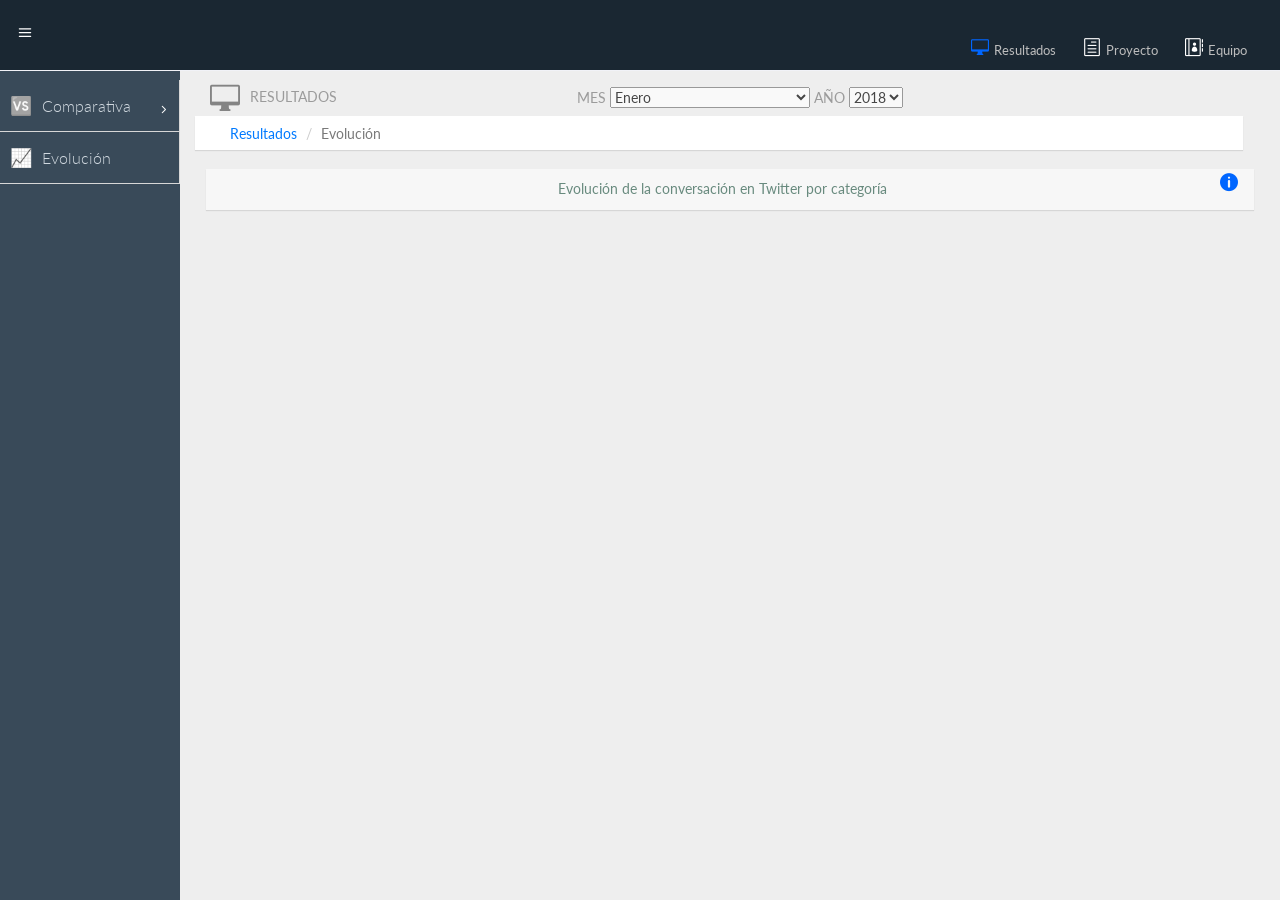
<file: evolucion.html>
<!DOCTYPE html>
<html lang="en">
  <head>
    <meta charset="utf-8">
    <meta name="viewport" content="width=device-width, initial-scale=1.0">
    <meta name="description" content="Creative - Bootstrap 3 Responsive Admin Template">
    <meta name="author" content="GeeksLabs">
    <meta name="keyword" content="Creative, Dashboard, Admin, Template, Theme, Bootstrap, Responsive, Retina, Minimal">
    <link rel="shortcut icon" href="img/favicon.png">

     <title>.:::Análisis de Contenido:::.</title>

	<link rel="stylesheet" type="text/css" href="css/main.css">
      <link rel="stylesheet" type="text/css" href="css/c3.css">
      <link rel="stylesheet" type="text/css" href="css/c3.min.css">

    <!-- Bootstrap CSS -->
    <link href="css/bootstrap.min.css" rel="stylesheet">
    <!-- bootstrap theme -->
    <link href="css/bootstrap-theme.css" rel="stylesheet">
    <!--external css-->
    <!-- font icon -->
    <link href="css/elegant-icons-style.css" rel="stylesheet" />
    <link href="css/font-awesome.min.css" rel="stylesheet" />
    <!-- Custom styles -->
    <link href="css/style.css" rel="stylesheet">
    <link href="css/style-responsive.css" rel="stylesheet" />

    <!-- HTML5 shim and Respond.js IE8 support of HTML5 -->
    <!--[if lt IE 9]>
      <script src="js/html5shiv.js"></script>
      <script src="js/respond.min.js"></script>
      <script src="js/lte-ie7.js"></script>
    <![endif]-->

  </head>

  <body>
  <!-- container section start -->
  <section id="container" class="">
      <!--header start-->
      <header class="header dark-bg">
            <div class="toggle-nav">
                <div class="icon-reorder tooltips" data-original-title="Menú" data-placement="bottom"><i class="icon_menu"></i></div>
            </div>

            <div class="top-nav notification-row"><!-- notificatoin dropdown start-->
                        <ul class="nav pull-right top-menu">
                            <!-- Resultados start-->
                             <li id="mail_notificatoin_bar" class="dropdown">
                                <a  href="comparativa_treemap.html">
                                    <i class="icon_desktop_sel" ></i>
                                    <span class="username">Resultados</span>
                                </a>
                            </li>
                            <!-- Resultados end -->
                            <!-- Proyecto  start -->
                            <li id="task_notificatoin_bar" class="dropdown">
                                <a  href="introduccion.html">
                                    <i class="icon_document_alt" ></i>
                                    <span class="username">Proyecto</span>
                                </a>
                            </li>
                            <!-- Proyecto end -->
                            <!-- Equipo start-->
                            <li id="alert_notificatoin_bar" class="dropdown">
                                <a  href="equipo.html">
                                    <i class="icon_contacts_alt"></i>
                                     <span class="username">Equipo</span>
                                </a>
                            </li>
                            <!-- Equipo end-->
                        </ul>
                        <!-- notificatoin dropdown end-->
                    </div>
      </header>
      <!--header end-->
      <!--sidebar start-->
     <aside>
         <div id="sidebar"  class="nav-collapse ">
             <!-- sidebar menu start-->
             <ul class="sidebar-menu">
                 <li>
           <li class="sub-menu">
                     <a href="javascript:;" class="">
                         <i class="icon_lifesaver"></i>
                         <span>Comparativa</span>
                         <span class="menu-arrow arrow_carrot-right"></span>
                     </a>
                     <ul class="sub">
                         <li><a class="" href="comparativa_treemap.html">
                         <i class="icon_areachart"></i>
                         <span>Treemap</span></a></li>
                         <li><a class="" href="comparativa_barras.html">
             <i class="icon_barchart"></i>
             <span>Barras</span></a></li>
           </ul>
                 </li> </li>
                           <li class="">
                     <a class="" href="evolucion.html">
                         <i class="icon_linechart"></i>
                         <span>Evolución</span>
                     </a>
                 </li>
             </ul>
             <!-- sidebar menu end-->
          </div>
      </aside>
      <!--sidebar end-->

      <!--main content start-->
      <section id="main-content">
          <section class="wrapper">
		  <div class="row">
				<div class="col-lg-12">
					<div class="page-header">
					<div class="col-sm-4">
						<i class="icon_desktop">
            </i> Resultados
					</div>
          <div class="col-sm-4">
          Mes
          <select name="select" class="ancho_select" id="mes">
             <option value="01" selected>Enero</option>
             <option value="02">Febrero</option>
             <option value="03" >Marzo</option>
             <option value="04">Abril</option>
             <option value="05">Mayo</option>
             <option value="06">Junio</option>
             <option value="07">Julio</option>
             <option value="08">Agosto</option>
          </select>
          Año
          <select name="select2" id="anyo" >
            <option value="2018" selected>2018</option>
            </select>
        </div>
					</div>
				</div>
			</div>
			<div class="row">
				<div class="col-lg-12">
					<ol class="breadcrumb">
						<li><i class="icon_desktop"></i><a href="evolucion.html">Resultados</a></li>
						<li>Evolución</li>
					</ol>
				</div>
			</div>
              <!-- page start-->
              <div class="row"  align="center">
                  <div class="col-lg-12"  align="center">
                      <section class="panel_gr">
                          <header class="panel-heading">Evolución de la conversación en Twitter por categoría
                          <ul class="nav pull-right top-menu">
                             <li class="dropdown">
                                <a data-toggle="dropdown" class="dropdown-toggle"  href="#">
                                <i class="icon_info_sel"></i>
                                </a>
                                <ul  class="dropdown-menu extended logout">
                                   <li>
                                      <p>La gráfica representa la evolución de los temas de conversación en Twitter por parte de los ciudadanos hacia el Ayuntamiento.</p>
                                   </li>
                                </ul>
                             </li>
                          </ul>
                          </header>
						  <div id="grafico_evolucion" align="center"></div>
						  <div class="legend"</div>

						   <!-- Aquí va la gráfica 2.1-->
                      </section>
                  </div>
              </div>
              <!-- page end-->
          </section>
      </section>
      <!--main content end-->
  </section>
  <!-- container section end -->
    <!-- javascripts -->
	<div id="hook" align="center" ></div>
<script type="text/javascript" src="js/jquery.min.js"></script>
<script type="text/javascript" src="js/d3.js" charset="utf-8"></script>
<script type="text/javascript" src="js/d3plus.js"></script>
      <script type="text/javascript" src="js/c3.min.js" charset="utf-8"></script>
      <script type="text/javascript" src="js/evolucion.js" charset="utf-8"></script>
    <script src="js/jquery.js"></script>
    <script src="js/bootstrap.min.js"></script>
    <!-- nicescroll -->
    <script src="js/jquery.scrollTo.min.js"></script>
    <script src="js/jquery.nicescroll.js" type="text/javascript"></script>
    <!--custome script for all page-->
    <script src="js/scripts.js"></script>


  </body>
</html>
</file>
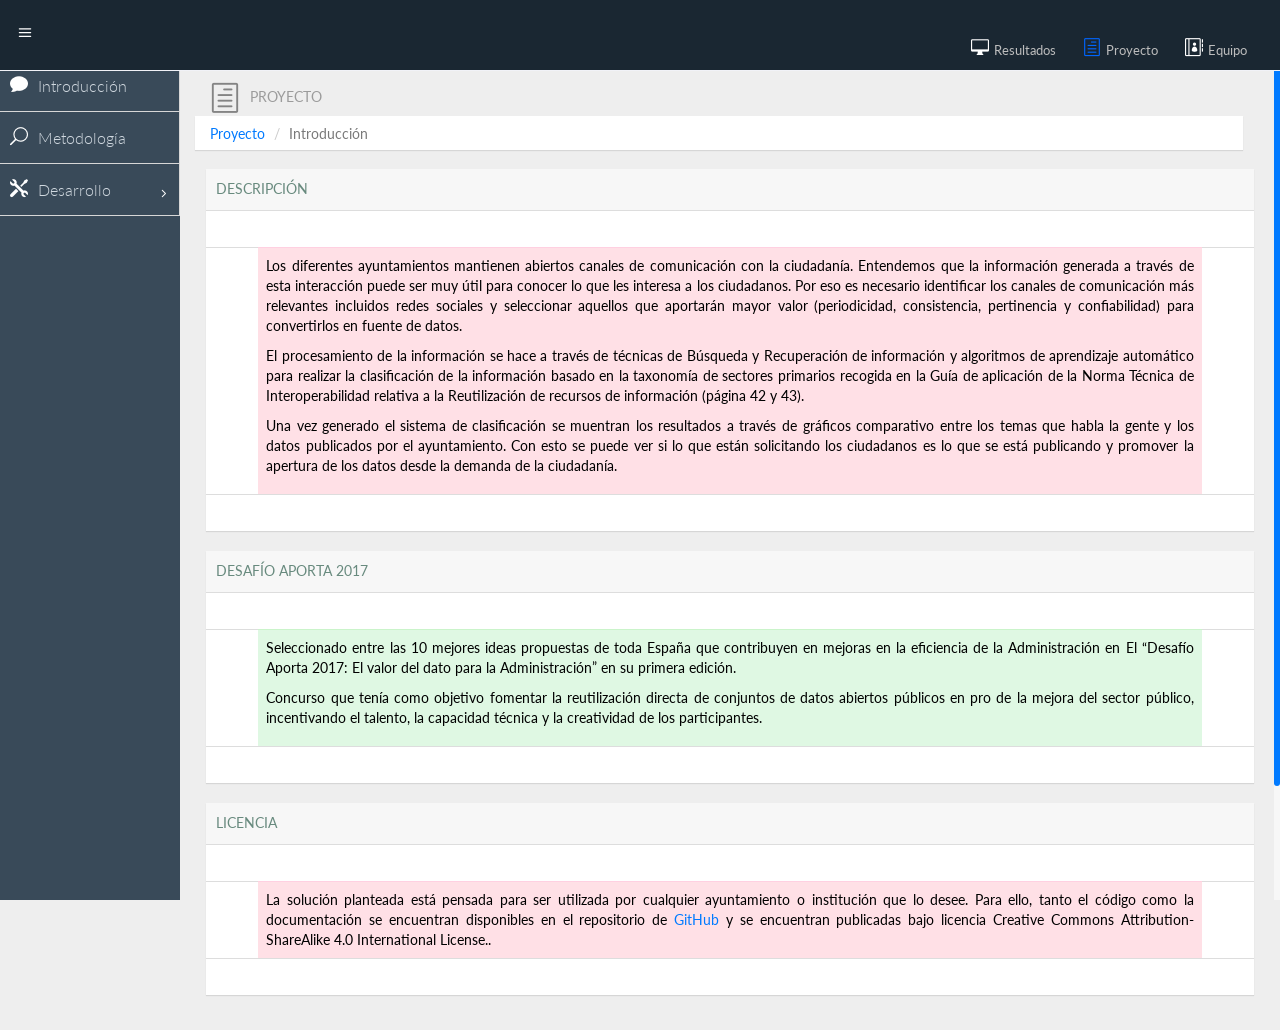
<file: introduccion.html>
<!DOCTYPE html>
<html lang="en">
  <head>
    <meta charset="utf-8">
    <meta name="viewport" content="width=device-width, initial-scale=1.0">
    <meta name="description" content="Creative - Bootstrap 3 Responsive Admin Template">
    <meta name="author" content="GeeksLabs">
    <meta name="keyword" content="Creative, Dashboard, Admin, Template, Theme, Bootstrap, Responsive, Retina, Minimal">
    <link rel="shortcut icon" href="img/favicon.png">

    <title>.:::Análisis de Contenido:::.</title>

	<link rel="stylesheet" type="text/css" href="css/main.css">
      <link rel="stylesheet" type="text/css" href="css/c3.css">
      <link rel="stylesheet" type="text/css" href="css/c3.min.css">

    <!-- Bootstrap CSS -->
    <link href="css/bootstrap.min.css" rel="stylesheet">
    <!-- bootstrap theme -->
    <link href="css/bootstrap-theme.css" rel="stylesheet">
    <!--external css-->
    <!-- font icon -->
    <link href="css/elegant-icons-style.css" rel="stylesheet" />
    <link href="css/font-awesome.min.css" rel="stylesheet" />
    <!-- Custom styles -->
    <link href="css/style.css" rel="stylesheet">
    <link href="css/style-responsive.css" rel="stylesheet" />

    <!-- HTML5 shim and Respond.js IE8 support of HTML5 -->
    <!--[if lt IE 9]>
      <script src="js/html5shiv.js"></script>
      <script src="js/respond.min.js"></script>
      <script src="js/lte-ie7.js"></script>
    <![endif]-->

  </head>

  <body>
  <!-- container section start -->
  <section id="container" class="">
      <!--header start-->
      <header class="header dark-bg">
            <div class="toggle-nav">
                <div class="icon-reorder tooltips" data-original-title="Menú" data-placement="bottom"><i class="icon_menu"></i></div>
            </div>

 <div class="top-nav notification-row"><!-- notificatoin dropdown start-->
                <ul class="nav pull-right top-menu">
                  <!-- Resultados start-->
                  <li id="mail_notificatoin_bar" class="dropdown">
                      <a  href="comparativa_treemap.html">
                          <i class="icon_desktop"></i>
                          <span class="username">Resultados</span>
                      </a>
                  </li>
                  <!-- Resultados end -->
                    <!-- Proyecto  start -->
                    <li id="task_notificatoin_bar" class="dropdown">
                        <a  href="introduccion.html">
                            <i class="icon_document_sel"></i>
                            <span class="username">Proyecto</span>
                        </a>
                    </li>
                    <!-- Proyecto end -->
                    <!-- Equipo start-->
                    <li id="alert_notificatoin_bar" class="dropdown">
                        <a  href="equipo.html">
                            <i class="icon_contacts_alt"></i>
                             <span class="username">Equipo</span>
                        </a>
                    </li>
                    <!-- Equipo end-->
                </ul>
                <!-- notificatoin dropdown end-->
        </div>
      </header>
      <!--header end-->


       <!--sidebar start-->
      <aside>
          <div id="sidebar"  class="nav-collapse ">
              <!-- sidebar menu start-->
              <ul class="sidebar-menu">
                <li class="">
                      <a class="" href="introduccion.html">
                          <i class="icon_comment"></i>
                          <span>Introducción</span>
                      </a>
                  </li>
			  				<li class="">
                      <a class="" href="metodologia.html">
                          <i class="entrada_alt"></i>
                          <span>Metodología</span>
                      </a>
                  </li>
                <!-- <li> -->
	  		         <li class="sub-menu">
                       <a href="javascript:;" class="">
                          <i class="salida_alt"></i>
                          <span>Desarrollo</span>
                          <span class="menu-arrow arrow_carrot-right"></span>
                       </a>
                       <ul class="sub">
                          <li>
                            <a class="" href="clasificacion.html">
						                      <i class="icon_genius"></i>
						                            <span>Clasificación</span></a>
                          </li>
						   <li><a class="" href="reportes.html">
						  <i class="arrow_left_alt"></i>
						  <span>Reportes</span></a></li>
					  </ul>
                </li>
              <!-- </li> -->
              </ul>
              <!-- sidebar menu end-->
          </div>
      </aside>
      <!--sidebar end-->

      <!--main content start-->
      <section id="main-content">
  <section class="wrapper">
		  <div class="row">
				<div class="col-lg-12">
					<div class="page-header">
					<div class="col-sm-4">
						<i class="icon_document_alt">
					  </i> Proyecto </div>
					</div>
				</div>
		  </div>
			<div class="row">
				<div class="col-lg-12">
					<ol class="breadcrumb">
						<li><a href="introduccion.html">Proyecto</a></li>
						<li>Introducción</li>
					</ol>
				</div>
			</div>
              <!-- page start-->
            <div class="row"  align="center">
              <div class="col-lg-12"  align="justify">
                      <section class="panel-ca">
                          <header class="panel-heading">DESCRIPCIÓN</header>
						  <table class="table">
								  <tr>
								  <td width="5%">&nbsp;</td>
								  <td width="90%">&nbsp;</td>
								  <td width="5%">&nbsp;</td>
								  </tr>
                                    <tr>
                                      <td width="5%">&nbsp;</td>
                                      <td  class="danger" width="90%" >Los diferentes ayuntamientos mantienen abiertos canales de comunicación con la ciudadanía. Entendemos que la información generada a través de esta interacción puede ser muy útil para conocer lo que les interesa a los ciudadanos. Por eso es necesario identificar los canales de comunicación más relevantes incluidos redes sociales y seleccionar aquellos que aportarán mayor valor (periodicidad, consistencia, pertinencia y confiabilidad) para convertirlos en fuente de datos.
                                      <p>
                                      <p>El procesamiento de la información se hace a través de técnicas de Búsqueda y Recuperación de información y algoritmos de aprendizaje automático para realizar la clasificación de la información basado en la taxonomía de sectores primarios recogida en la Guía de aplicación de la Norma Técnica de Interoperabilidad relativa a la Reutilización de recursos de información (página 42 y 43).
                                      <p>
                                      <p>Una vez generado el sistema de clasificación se muentran los resultados a través de gráficos comparativo entre los temas que habla la gente y los datos publicados por el ayuntamiento. Con esto se puede ver si lo que están solicitando los ciudadanos es lo que se está publicando y promover la apertura de los datos desde la demanda de la ciudadanía. </td>
                                      <td width="5%">&nbsp;</td>
                                    </tr>
																	  <tr>
								  <td width="5%">&nbsp;</td>
								  <td width="90%">&nbsp;</td>
								  <td width="5%">&nbsp;</td>
								  </tr>
                </table>
				</section>
			  </div>
			<div class="col-lg-12" align="justify">
                      <section class="panel-ca">
                          <header class="panel-heading">DESAFÍO APORTA 2017</header>
						  <table class="table">
								  <tr>
								  <td width="5%">&nbsp;</td>
								  <td width="90%">&nbsp;</td>
								  <td width="5%">&nbsp;</td>
								  </tr>
                                    <tr>
                                      <td width="5%">&nbsp;</td>
                                      <td  class="success" width="90%">Seleccionado entre las 10 mejores ideas propuestas de toda España que contribuyen en mejoras en la eficiencia de la Administración en El “Desafío Aporta 2017: El valor del dato para la Administración” en su primera edición.
                                      <p>
                                      <p> Concurso que tenía como objetivo fomentar la reutilización directa de conjuntos de datos abiertos públicos en pro de la mejora del sector público, incentivando el talento, la capacidad técnica y la creatividad de los participantes.
 </td>
                                      <td width="5%">&nbsp;</td>
                                    </tr>
																	  <tr>
								  <td width="5%">&nbsp;</td>
								  <td width="90%">&nbsp;</td>
								  <td width="5%">&nbsp;</td>
								  </tr>
                </table>
				</section>
			  </div>

			  <div class="col-lg-12" align="justify">
                      <section class="panel-ca">
                          <header class="panel-heading">LICENCIA</header>
						  <table class="table">
								  <tr>
								  <td width="5%">&nbsp;</td>
								  <td width="90%">&nbsp;</td>
								  <td width="5%">&nbsp;</td>
								  </tr>
                                    <tr>
                                      <td width="5%">&nbsp;</td>
                                      <td  class="danger" width="90%">La solución planteada está pensada para ser utilizada por cualquier ayuntamiento o institución que lo desee. Para ello, tanto el código como la documentación se encuentran disponibles en el repositorio de <a href="https://github.com/areahackerscivics/Analisis_de_contenido_de_comunicacion_ciudadana_Tweets">GitHub</a>  y se encuentran publicadas bajo licencia Creative Commons Attribution-ShareAlike 4.0 International License..</td>
                                      <td width="5%">&nbsp;</td>
                                    </tr>
																	  <tr>
								  <td width="5%">&nbsp;</td>
								  <td width="90%">&nbsp;</td>
								  <td width="5%">&nbsp;</td>
								  </tr>
                </table>
				</section>
			  </div>
          </div>
      </div>
      <!-- page end--><!--main content end--><!-- container section end -->
    <!-- javascripts -->
<script type="text/javascript" src="js/jquery.min.js"></script>
<script type="text/javascript" src="js/d3.js" charset="utf-8"></script>
<script type="text/javascript" src="js/d3plus.js"></script>
      <script type="text/javascript" src="js/c3.min.js" charset="utf-8"></script>
      <script type="text/javascript" src="js/evolucion.js" charset="utf-8"></script>
    <script src="js/jquery.js"></script>
    <script src="js/bootstrap.min.js"></script>
    <!-- nicescroll -->
    <script src="js/jquery.scrollTo.min.js"></script>
    <script src="js/jquery.nicescroll.js" type="text/javascript"></script>
    <!--custome script for all page-->
    <script src="js/scripts.js"></script>


  </body>
</html>
</file>
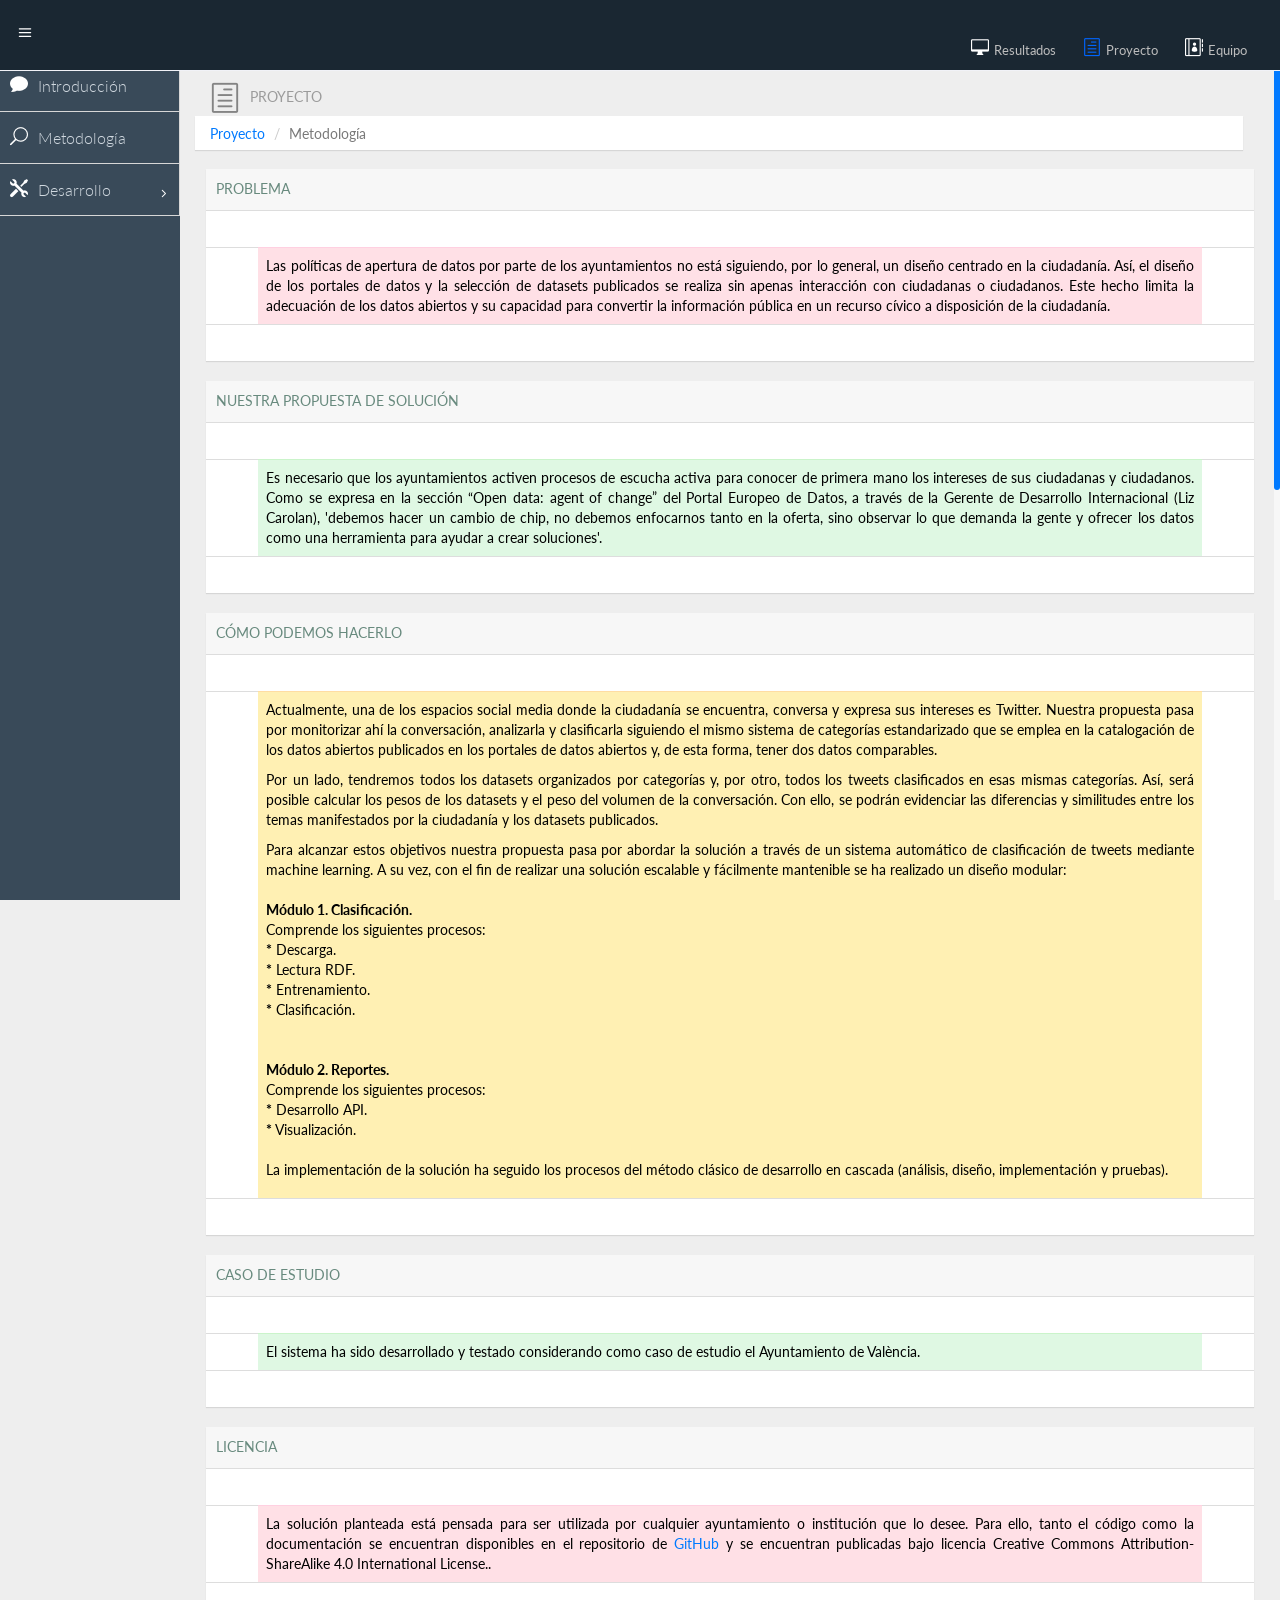
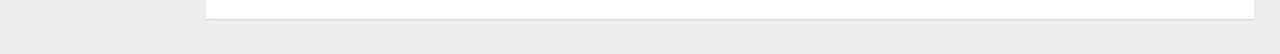
<file: metodo.html>
<!DOCTYPE html>
<html lang="en">
  <head>
    <meta charset="utf-8">
    <meta name="viewport" content="width=device-width, initial-scale=1.0">
    <meta name="description" content="Creative - Bootstrap 3 Responsive Admin Template">
    <meta name="author" content="GeeksLabs">
    <meta name="keyword" content="Creative, Dashboard, Admin, Template, Theme, Bootstrap, Responsive, Retina, Minimal">
    <link rel="shortcut icon" href="img/favicon.png">

    <title>.:::Análisis de Contenido:::.</title>

	<link rel="stylesheet" type="text/css" href="css/main.css">
      <link rel="stylesheet" type="text/css" href="css/c3.css">
      <link rel="stylesheet" type="text/css" href="css/c3.min.css">

    <!-- Bootstrap CSS -->
    <link href="css/bootstrap.min.css" rel="stylesheet">
    <!-- bootstrap theme -->
    <link href="css/bootstrap-theme.css" rel="stylesheet">
    <!--external css-->
    <!-- font icon -->
    <link href="css/elegant-icons-style.css" rel="stylesheet" />
    <link href="css/font-awesome.min.css" rel="stylesheet" />
    <!-- Custom styles -->
    <link href="css/style.css" rel="stylesheet">
    <link href="css/style-responsive.css" rel="stylesheet" />
  </head>

  <body>
  <!-- container section start -->
  <section id="container" class="">
      <!--header start-->
      <header class="header dark-bg">
            <div class="toggle-nav">
                <div class="icon-reorder tooltips" data-original-title="Menú" data-placement="bottom"><i class="icon_menu"></i></div>
            </div>

 <div class="top-nav notification-row"><!-- notificatoin dropdown start-->
                <ul class="nav pull-right top-menu">
                  <!-- Resultados start-->
                  <li id="mail_notificatoin_bar" class="dropdown">
                      <a  href="comparativa_treemap.html">
                          <i class="icon_desktop"></i>
                          <span class="username">Resultados</span>
                      </a>
                  </li>
                  <!-- Resultados end -->
                    <!-- Proyecto  start -->
                    <li id="task_notificatoin_bar" class="dropdown">
                        <a  href="introduccion.html">
                            <i class="icon_document_sel"></i>
                            <span class="username">Proyecto</span>
                        </a>
                    </li>
                    <!-- Proyecto end -->
                    <!-- Equipo start-->
                    <li id="alert_notificatoin_bar" class="dropdown">
                        <a  href="equipo.html">
                            <i class="icon_contacts_alt"></i>
                             <span class="username">Equipo</span>
                        </a>
                    </li>
                    <!-- Equipo end-->
                </ul>
                <!-- notificatoin dropdown end-->
        </div>
      </header>
      <!--header end-->
       <!--sidebar start-->
      <aside>
          <div id="sidebar"  class="nav-collapse ">
              <!-- sidebar menu start-->
              <ul class="sidebar-menu">
                <li class="">
                      <a class="" href="introduccion.html">
                          <i class="icon_comment"></i>
                          <span>Introducción</span>
                      </a>
                  </li>
			  				<li class="">
                      <a class="" href="metodologia.html">
                          <i class="entrada_alt"></i>
                          <span>Metodología</span>
                      </a>
                  </li>
                <!-- <li> -->
	  		         <li class="sub-menu">
                       <a href="javascript:;" class="">
                          <i class="salida_alt"></i>
                          <span>Desarrollo</span>
                          <span class="menu-arrow arrow_carrot-right"></span>
                       </a>
                       <ul class="sub">
                          <li>
                            <a class="" href="clasificacion.html">
						                      <i class="icon_genius"></i>
						                            <span>Clasificación</span></a>
                          </li>
						   <li><a class="" href="reportes.html">
						  <i class="arrow_left_alt"></i>
						  <span>Reportes</span></a></li>
					  </ul>
                </li>
              <!-- </li> -->
              </ul>
              <!-- sidebar menu end-->
          </div>
      </aside>
      <!--sidebar end-->

      <!--main content start-->
      <section id="main-content">
  <section class="wrapper">
		  <div class="row">
				<div class="col-lg-12">
					<div class="page-header">
					<div class="col-sm-4">
						<i class="icon_document_alt">
					  </i> Proyecto </div>
					</div>
				</div>
		  </div>
			<div class="row">
				<div class="col-lg-12">
					<ol class="breadcrumb">
						<li><a href="introduccion.html">Proyecto</a></li>
						<li>Metodología</li>
					</ol>
				</div>
			</div>
              <!-- page start-->
            <div class="row"  align="center">
              <div class="col-lg-12"  align="justify">
                      <section class="panel-ca">
                          <header class="panel-heading">PROBLEMA</header>
						  <table class="table">
								  <tr>
								  <td width="5%">&nbsp;</td>
								  <td width="90%">&nbsp;</td>
								  <td width="5%">&nbsp;</td>
								  </tr>
                                    <tr>
                                      <td width="5%">&nbsp;</td>
                                      <td  class="danger" width="90%" >Las políticas de apertura de datos por parte de los ayuntamientos no está siguiendo, por lo general, un diseño centrado en la ciudadanía. Así, el diseño de los portales de datos y la selección de datasets publicados se realiza sin apenas interacción con ciudadanas o ciudadanos. Este hecho limita la adecuación de los datos abiertos y su capacidad para convertir la información pública en un recurso cívico a disposición de la ciudadanía. </td>
                                      <td width="5%">&nbsp;</td>
                                    </tr>
																	  <tr>
								  <td width="5%">&nbsp;</td>
								  <td width="90%">&nbsp;</td>
								  <td width="5%">&nbsp;</td>
								  </tr>
                </table>
				</section>
			  </div>
			<div class="col-lg-12" align="justify">
                      <section class="panel-ca">
                          <header class="panel-heading">NUESTRA PROPUESTA DE SOLUCIÓN</header>
						  <table class="table">
								  <tr>
								  <td width="5%">&nbsp;</td>
								  <td width="90%">&nbsp;</td>
								  <td width="5%">&nbsp;</td>
								  </tr>
                                    <tr>
                                      <td width="5%">&nbsp;</td>
                                      <td  class="success" width="90%">Es necesario que los ayuntamientos activen procesos de escucha activa para conocer de primera mano los intereses de sus ciudadanas y ciudadanos. Como se expresa en la sección “Open data: agent of change” del Portal Europeo de Datos, a través de la Gerente de Desarrollo Internacional (Liz Carolan), 'debemos hacer un cambio de chip, no debemos enfocarnos tanto en la oferta, sino observar lo que demanda la gente y ofrecer los datos como una herramienta para ayudar a crear soluciones'.</td>
                                      <td width="5%">&nbsp;</td>
                                    </tr>
																	  <tr>
								  <td width="5%">&nbsp;</td>
								  <td width="90%">&nbsp;</td>
								  <td width="5%">&nbsp;</td>
								  </tr>
                </table>
				</section>
			  </div>
			  <div class="col-lg-12" align="justify">
                      <section class="panel-ca">
                          <header class="panel-heading">CÓMO PODEMOS HACERLO</header>
						  <table class="table">
								  <tr>
								  <td width="5%">&nbsp;</td>
								  <td width="90%">&nbsp;</td>
								  <td width="5%">&nbsp;</td>
								  </tr>
                                    <tr>
                                      <td width="5%">&nbsp;</td>
                                      <td  class="warning" width="90%" ><p>Actualmente, una de los espacios social media donde la ciudadanía se encuentra, conversa y expresa sus intereses es Twitter. Nuestra propuesta pasa por monitorizar ahí la conversación, analizarla y clasificarla siguiendo el mismo sistema de categorías estandarizado que se emplea en la catalogación de los datos abiertos publicados en los portales de datos abiertos y, de esta forma, tener dos datos comparables.</p>
                                        <p> Por un lado, tendremos todos los datasets organizados por categorías y, por otro, todos los tweets clasificados en esas mismas categorías. Así, será posible calcular los pesos de los datasets y el peso del volumen de la conversación. Con ello, se podrán evidenciar las diferencias y similitudes entre los temas manifestados por la ciudadanía y los datasets publicados.</p>
                                      <p>Para alcanzar estos objetivos nuestra propuesta pasa por abordar la solución a través de un sistema automático de clasificación de tweets mediante machine learning. A su vez, con el fin de realizar una solución escalable y fácilmente mantenible se ha realizado un diseño modular:<br><br>
                                       <strong> Módulo 1. Clasificación.</strong><br>
                                       Comprende los siguientes procesos:<br>
                                         <strong>*</strong>  Descarga.<br>
                                         <strong>*</strong>  Lectura RDF.<br>
                                         <strong>*</strong>  Entrenamiento.<br>
                                         <strong>*</strong>  Clasificación.<br>
                                         <br>
                                         <br>
                                         <strong>Módulo 2. Reportes.<br></strong>
										Comprende los siguientes procesos:<br>
                                         <strong>*</strong>  Desarrollo API.<br>
                                         <strong>*</strong>  Visualización.<br><br>
                                         La implementación de la solución ha seguido los procesos del método clásico de desarrollo en cascada (análisis, diseño, implementación y pruebas).</p>
                                      </p></td>
                                      <td width="5%">&nbsp;</td>
                                    </tr>
																	  <tr>
								  <td width="5%">&nbsp;</td>
								  <td width="90%">&nbsp;</td>
								  <td width="5%">&nbsp;</td>
								  </tr>
                </table>
				</section>
			  </div>
			  <div class="col-lg-12" align="justify">
                      <section class="panel-ca">
                          <header class="panel-heading">CASO DE ESTUDIO</header>
						  <table class="table">
								  <tr>
								  <td width="5%">&nbsp;</td>
								  <td width="90%">&nbsp;</td>
								  <td width="5%">&nbsp;</td>
								  </tr>
                                    <tr>
                                      <td width="5%">&nbsp;</td>
                                      <td  class="success" width="90%"">El sistema ha sido desarrollado y testado considerando como caso de estudio el Ayuntamiento de València.</td>
                                      <td width="5%">&nbsp;</td>
                                    </tr>
																	  <tr>
								  <td width="5%">&nbsp;</td>
								  <td width="90%">&nbsp;</td>
								  <td width="5%">&nbsp;</td>
								  </tr>
                </table>
				</section>
			  </div>
			  <div class="col-lg-12" align="justify">
                      <section class="panel-ca">
                          <header class="panel-heading">LICENCIA</header>
						  <table class="table">
								  <tr>
								  <td width="5%">&nbsp;</td>
								  <td width="90%">&nbsp;</td>
								  <td width="5%">&nbsp;</td>
								  </tr>
                                    <tr>
                                      <td width="5%">&nbsp;</td>
                                      <td  class="danger" width="90%">La solución planteada está pensada para ser utilizada por cualquier ayuntamiento o institución que lo desee. Para ello, tanto el código como la documentación se encuentran disponibles en el repositorio de <a href="https://github.com/areahackerscivics/Analisis_de_contenido_de_comunicacion_ciudadana_Tweets">GitHub</a>  y se encuentran publicadas bajo licencia Creative Commons Attribution-ShareAlike 4.0 International License..</td>
                                      <td width="5%">&nbsp;</td>
                                    </tr>
																	  <tr>
								  <td width="5%">&nbsp;</td>
								  <td width="90%">&nbsp;</td>
								  <td width="5%">&nbsp;</td>
								  </tr>
                </table>
				</section>
			  </div>
          </div>
      </div>
      <!-- page end--><!--main content end--><!-- container section end -->
    <!-- javascripts -->
<script type="text/javascript" src="js/jquery.min.js"></script>
<script type="text/javascript" src="js/d3.js" charset="utf-8"></script>
<script type="text/javascript" src="js/d3plus.js"></script>
      <script type="text/javascript" src="js/c3.min.js" charset="utf-8"></script>
      <script type="text/javascript" src="js/evolucion.js" charset="utf-8"></script>
    <script src="js/jquery.js"></script>
    <script src="js/bootstrap.min.js"></script>
    <!-- nicescroll -->
    <script src="js/jquery.scrollTo.min.js"></script>
    <script src="js/jquery.nicescroll.js" type="text/javascript"></script>
    <!--custome script for all page-->
    <script src="js/scripts.js"></script>


  </body>
</html>
</file>
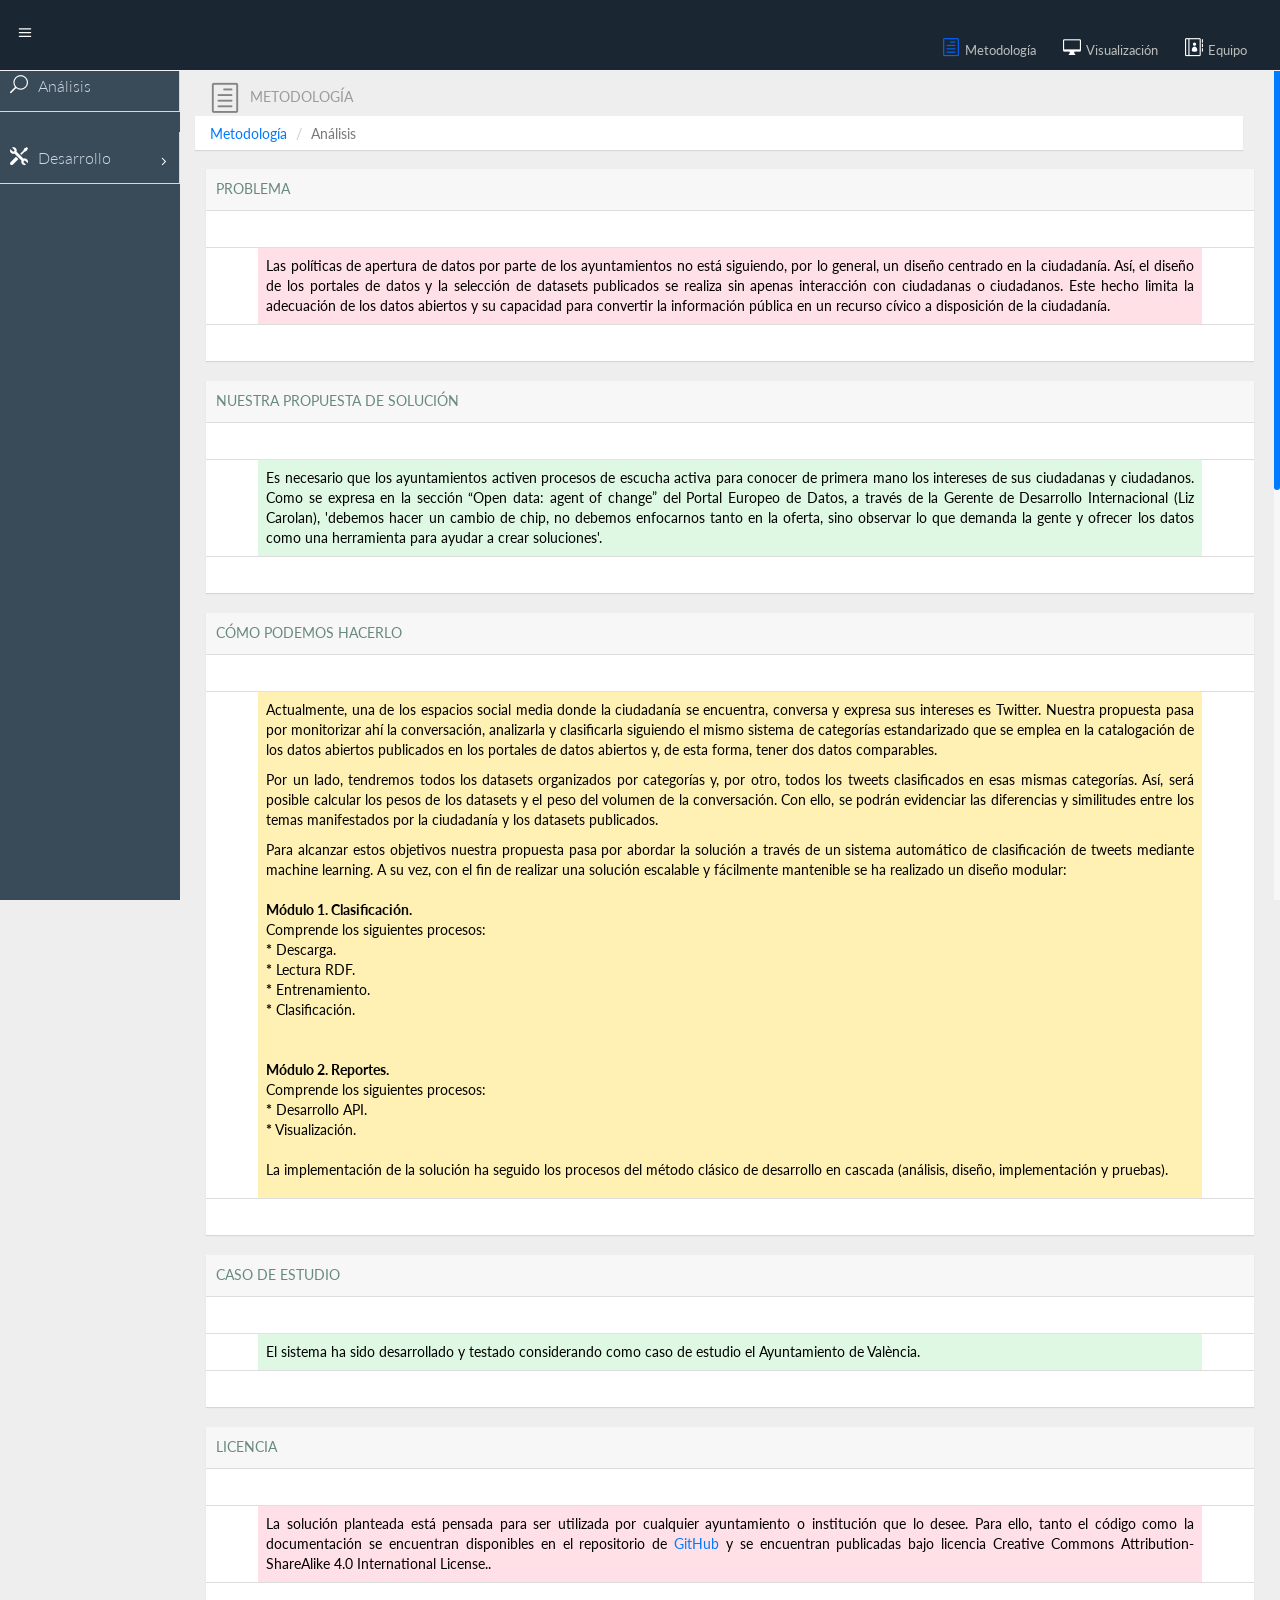
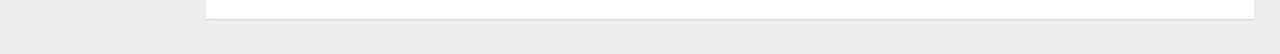
<file: Metodologia.html>
<!DOCTYPE html>
<html lang="en">
  <head>
    <meta charset="utf-8">
    <meta name="viewport" content="width=device-width, initial-scale=1.0">
    <meta name="description" content="Creative - Bootstrap 3 Responsive Admin Template">
    <meta name="author" content="GeeksLabs">
    <meta name="keyword" content="Creative, Dashboard, Admin, Template, Theme, Bootstrap, Responsive, Retina, Minimal">
    <link rel="shortcut icon" href="img/favicon.png">

    <title>.:::Análisis de Contenido:::.</title>
	
	<link rel="stylesheet" type="text/css" href="css/main.css">
      <link rel="stylesheet" type="text/css" href="css/c3.css">
      <link rel="stylesheet" type="text/css" href="css/c3.min.css">

    <!-- Bootstrap CSS -->    
    <link href="css/bootstrap.min.css" rel="stylesheet">
    <!-- bootstrap theme -->
    <link href="css/bootstrap-theme.css" rel="stylesheet">
    <!--external css-->
    <!-- font icon -->
    <link href="css/elegant-icons-style.css" rel="stylesheet" />
    <link href="css/font-awesome.min.css" rel="stylesheet" />
    <!-- Custom styles -->
    <link href="css/style.css" rel="stylesheet">
    <link href="css/style-responsive.css" rel="stylesheet" />

    <!-- HTML5 shim and Respond.js IE8 support of HTML5 -->
    <!--[if lt IE 9]>
      <script src="js/html5shiv.js"></script>
      <script src="js/respond.min.js"></script>
      <script src="js/lte-ie7.js"></script>
    <![endif]-->

  </head>

  <body>
  <!-- container section start -->
  <section id="container" class="">
      <!--header start-->
      <header class="header dark-bg">
            <div class="toggle-nav">
                <div class="icon-reorder tooltips" data-original-title="Toggle Navigation" data-placement="bottom"><i class="icon_menu"></i></div>
            </div>

 <div class="top-nav notification-row"><!-- notificatoin dropdown start-->
                <ul class="nav pull-right top-menu">
                    <!-- Metodolog�a  start -->
                    <li id="task_notificatoin_bar" class="dropdown">
                        <a  href="Metodologia.html">
                            <i class="icon_document_sel"></i>
                            <span class="username">Metodología</span>
                        </a>
                    </li>
                    <!-- Metodolog�a end -->
                    <!-- Visualizaci�n start-->
                    <li id="mail_notificatoin_bar" class="dropdown">
                        <a  href="Visualizacion11.html">
                            <i class="icon_desktop"></i>
                            <span class="username">Visualización</span>
                        </a>
                    </li>
                    <!-- Visualizaci�n end -->
                    <!-- Equipo start-->
                    <li id="alert_notificatoin_bar" class="dropdown">
                        <a  href="Equipo.html">
                            <i class="icon_contacts_alt"></i>
                             <span class="username">Equipo</span>
                        </a>
                    </li>
                    <!-- Equipo end-->
                </ul>
                <!-- notificatoin dropdown end-->
        </div>
      </header>      
      <!--header end-->

      
       <!--sidebar start-->
      <aside>
          <div id="sidebar"  class="nav-collapse ">
              <!-- sidebar menu start-->
              <ul class="sidebar-menu">
			  				       <li class="">
                      <a class="" href="Metodologia.html">
                          <i class="entrada_alt"></i>
                          <span>Análisis</span>
                      </a>
                  </li>
                                                   <li>
	  		    <li class="sub-menu">
                      <a href="javascript:;" class="">
                          <i class="salida_alt"></i>
                          <span>Desarrollo</span>
                          <span class="menu-arrow arrow_carrot-right"></span>
                      </a>
                      <ul class="sub">                         
                          <li><a class="" href="Metodologia32.html">
						  <i class="icon_genius"></i>
						  <span>Clasificación</span></a></li>
						   <li><a class="" href="Metodologia33.html">
						  <i class="arrow_left_alt"></i>
						  <span>Reportes</span></a></li>
					  </ul>
                </li> </li>
              </ul>
              <!-- sidebar menu end-->
          </div>
      </aside>
      <!--sidebar end-->

      <!--main content start-->
      <section id="main-content">
  <section class="wrapper">
		  <div class="row">
				<div class="col-lg-12">
					<div class="page-header">
					<div class="col-sm-4">
						<i class="icon_document_alt">
					  </i> Metodología </div>						
					</div>			
				</div>
		  </div>
			<div class="row">
				<div class="col-lg-12">
					<ol class="breadcrumb">
						<li><a href="Metodologia.html">Metodología</a></li>
						<li>Análisis</li>
					</ol>
				</div>
			</div>
              <!-- page start-->
            <div class="row"  align="center">
              <div class="col-lg-12"  align="justify">
                      <section class="panel-ca">
                          <header class="panel-heading">PROBLEMA</header>
						  <table class="table">
								  <tr>
								  <td width="5%">&nbsp;</td>
								  <td width="90%">&nbsp;</td>
								  <td width="5%">&nbsp;</td>
								  </tr>
                                    <tr>
                                      <td width="5%">&nbsp;</td>
                                      <td  class="danger" width="90%" >Las políticas de apertura de datos por parte de los ayuntamientos no está siguiendo, por lo general, un diseño centrado en la ciudadanía. Así, el diseño de los portales de datos y la selección de datasets publicados se realiza sin apenas interacción con ciudadanas o ciudadanos. Este hecho limita la adecuación de los datos abiertos y su capacidad para convertir la información pública en un recurso cívico a disposición de la ciudadanía. </td>
                                      <td width="5%">&nbsp;</td>
                                    </tr>
																	  <tr>
								  <td width="5%">&nbsp;</td>
								  <td width="90%">&nbsp;</td>
								  <td width="5%">&nbsp;</td>
								  </tr>
                </table>
				</section>
			  </div>
			<div class="col-lg-12" align="justify">
                      <section class="panel-ca">
                          <header class="panel-heading">NUESTRA PROPUESTA DE SOLUCIÓN</header>
						  <table class="table">
								  <tr>
								  <td width="5%">&nbsp;</td>
								  <td width="90%">&nbsp;</td>
								  <td width="5%">&nbsp;</td>
								  </tr>
                                    <tr>
                                      <td width="5%">&nbsp;</td>
                                      <td  class="success" width="90%">Es necesario que los ayuntamientos activen procesos de escucha activa para conocer de primera mano los intereses de sus ciudadanas y ciudadanos. Como se expresa en la sección “Open data: agent of change” del Portal Europeo de Datos, a través de la Gerente de Desarrollo Internacional (Liz Carolan), 'debemos hacer un cambio de chip, no debemos enfocarnos tanto en la oferta, sino observar lo que demanda la gente y ofrecer los datos como una herramienta para ayudar a crear soluciones'.</td>
                                      <td width="5%">&nbsp;</td>
                                    </tr>
																	  <tr>
								  <td width="5%">&nbsp;</td>
								  <td width="90%">&nbsp;</td>
								  <td width="5%">&nbsp;</td>
								  </tr>
                </table>
				</section>
			  </div>	
			  <div class="col-lg-12" align="justify">
                      <section class="panel-ca">
                          <header class="panel-heading">CÓMO PODEMOS HACERLO</header>
						  <table class="table">
								  <tr>
								  <td width="5%">&nbsp;</td>
								  <td width="90%">&nbsp;</td>
								  <td width="5%">&nbsp;</td>
								  </tr>
                                    <tr>
                                      <td width="5%">&nbsp;</td>
                                      <td  class="warning" width="90%" ><p>Actualmente, una de los espacios social media donde la ciudadanía se encuentra, conversa y expresa sus intereses es Twitter. Nuestra propuesta pasa por monitorizar ahí la conversación, analizarla y clasificarla siguiendo el mismo sistema de categorías estandarizado que se emplea en la catalogación de los datos abiertos publicados en los portales de datos abiertos y, de esta forma, tener dos datos comparables.</p>
                                        <p> Por un lado, tendremos todos los datasets organizados por categorías y, por otro, todos los tweets clasificados en esas mismas categorías. Así, será posible calcular los pesos de los datasets y el peso del volumen de la conversación. Con ello, se podrán evidenciar las diferencias y similitudes entre los temas manifestados por la ciudadanía y los datasets publicados.</p>
                                      <p>Para alcanzar estos objetivos nuestra propuesta pasa por abordar la solución a través de un sistema automático de clasificación de tweets mediante machine learning. A su vez, con el fin de realizar una solución escalable y fácilmente mantenible se ha realizado un diseño modular:<br><br>
                                       <strong> Módulo 1. Clasificación.</strong><br>
                                       Comprende los siguientes procesos:<br>
                                         <strong>*</strong>  Descarga.<br>
                                         <strong>*</strong>  Lectura RDF.<br>
                                         <strong>*</strong>  Entrenamiento.<br>
                                         <strong>*</strong>  Clasificación.<br>
                                         <br>
                                         <br>
                                         <strong>Módulo 2. Reportes.<br></strong> 
										Comprende los siguientes procesos:<br>
                                         <strong>*</strong>  Desarrollo API.<br>
                                         <strong>*</strong>  Visualización.<br><br>
                                         La implementación de la solución ha seguido los procesos del método clásico de desarrollo en cascada (análisis, diseño, implementación y pruebas).</p>
                                      </p></td>
                                      <td width="5%">&nbsp;</td>
                                    </tr>
																	  <tr>
								  <td width="5%">&nbsp;</td>
								  <td width="90%">&nbsp;</td>
								  <td width="5%">&nbsp;</td>
								  </tr>
                </table>
				</section>
			  </div>	
			  <div class="col-lg-12" align="justify">
                      <section class="panel-ca">
                          <header class="panel-heading">CASO DE ESTUDIO</header>
						  <table class="table">
								  <tr>
								  <td width="5%">&nbsp;</td>
								  <td width="90%">&nbsp;</td>
								  <td width="5%">&nbsp;</td>
								  </tr>
                                    <tr>
                                      <td width="5%">&nbsp;</td>
                                      <td  class="success" width="90%"">El sistema ha sido desarrollado y testado considerando como caso de estudio el Ayuntamiento de València.</td>
                                      <td width="5%">&nbsp;</td>
                                    </tr>
																	  <tr>
								  <td width="5%">&nbsp;</td>
								  <td width="90%">&nbsp;</td>
								  <td width="5%">&nbsp;</td>
								  </tr>
                </table>
				</section>
			  </div>
			  <div class="col-lg-12" align="justify">
                      <section class="panel-ca">
                          <header class="panel-heading">LICENCIA</header>
						  <table class="table">
								  <tr>
								  <td width="5%">&nbsp;</td>
								  <td width="90%">&nbsp;</td>
								  <td width="5%">&nbsp;</td>
								  </tr>
                                    <tr>
                                      <td width="5%">&nbsp;</td>
                                      <td  class="danger" width="90%">La solución planteada está pensada para ser utilizada por cualquier ayuntamiento o institución que lo desee. Para ello, tanto el código como la documentación se encuentran disponibles en el repositorio de <a href="https://github.com/areahackerscivics/Analisis_de_contenido_de_comunicacion_ciudadana_Tweets">GitHub</a>  y se encuentran publicadas bajo licencia Creative Commons Attribution-ShareAlike 4.0 International License..</td>
                                      <td width="5%">&nbsp;</td>
                                    </tr>
																	  <tr>
								  <td width="5%">&nbsp;</td>
								  <td width="90%">&nbsp;</td>
								  <td width="5%">&nbsp;</td>
								  </tr>
                </table>
				</section>
			  </div>				  
          </div>
      </div>
      <!-- page end--><!--main content end--><!-- container section end -->
    <!-- javascripts -->
<script type="text/javascript" src="js/jquery.min.js"></script>
<script type="text/javascript" src="js/d3.js" charset="utf-8"></script>
<script type="text/javascript" src="js/d3plus.js"></script>
      <script type="text/javascript" src="js/c3.min.js" charset="utf-8"></script>
      <script type="text/javascript" src="js/evolucion.js" charset="utf-8"></script>
    <script src="js/jquery.js"></script>
    <script src="js/bootstrap.min.js"></script>
    <!-- nicescroll -->
    <script src="js/jquery.scrollTo.min.js"></script>
    <script src="js/jquery.nicescroll.js" type="text/javascript"></script>
    <!--custome script for all page-->
    <script src="js/scripts.js"></script>


  </body>
</html>
</file>
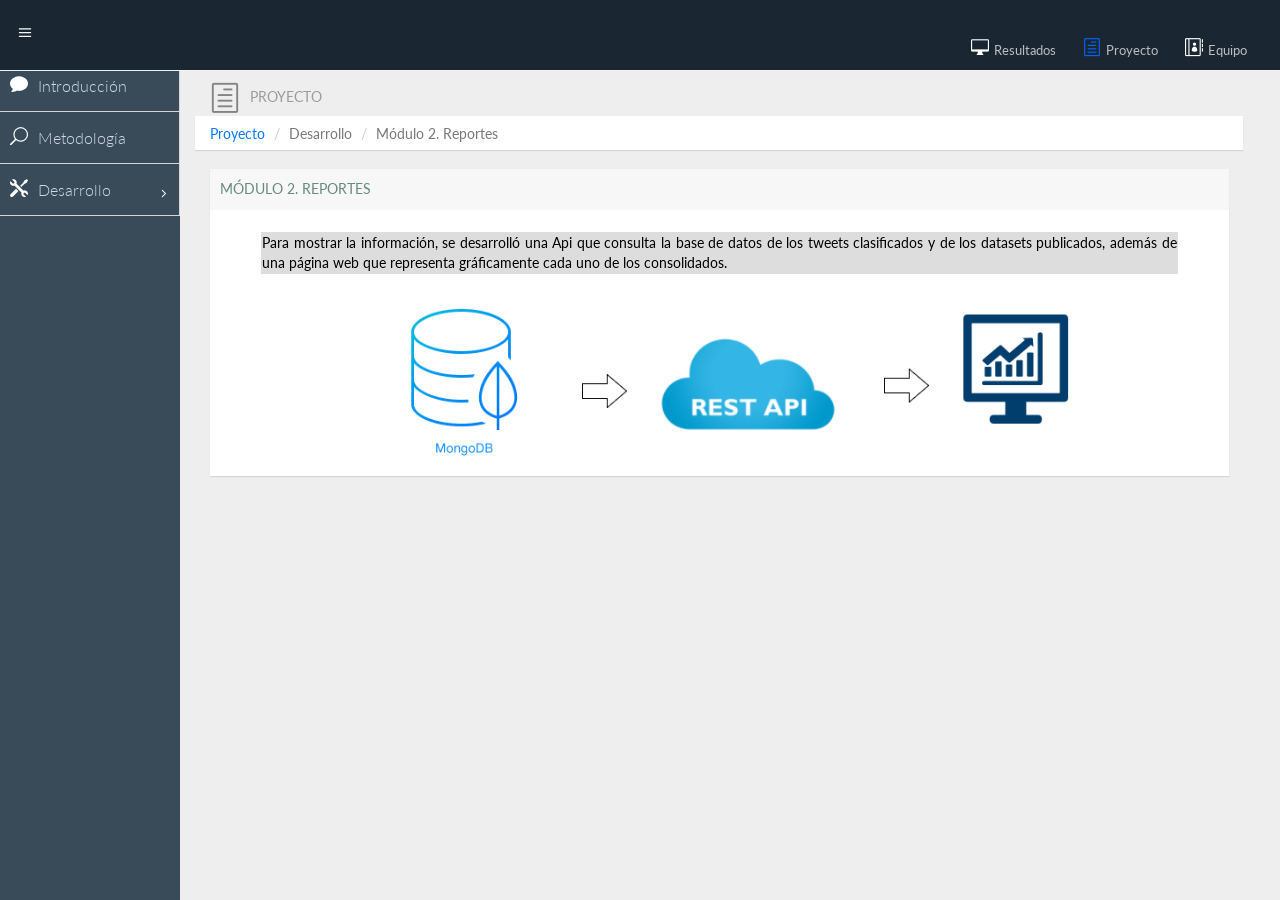
<file: reportes.html>
<!DOCTYPE html>
<html lang="en">
  <head>
    <meta charset="utf-8">
    <meta name="viewport" content="width=device-width, initial-scale=1.0">
    <meta name="description" content="Creative - Bootstrap 3 Responsive Admin Template">
    <meta name="author" content="GeeksLabs">
    <meta name="keyword" content="Creative, Dashboard, Admin, Template, Theme, Bootstrap, Responsive, Retina, Minimal">
    <link rel="shortcut icon" href="img/favicon.png">

    <title>.:::Análisis de Contenido:::.</title>

	<link rel="stylesheet" type="text/css" href="css/main.css">
      <link rel="stylesheet" type="text/css" href="css/c3.css">
      <link rel="stylesheet" type="text/css" href="css/c3.min.css">

    <!-- Bootstrap CSS -->
    <link href="css/bootstrap.min.css" rel="stylesheet">
    <!-- bootstrap theme -->
    <link href="css/bootstrap-theme.css" rel="stylesheet">
    <!--external css-->
    <!-- font icon -->
    <link href="css/elegant-icons-style.css" rel="stylesheet" />
    <link href="css/font-awesome.min.css" rel="stylesheet" />
    <!-- Custom styles -->
    <link href="css/style.css" rel="stylesheet">
    <link href="css/style-responsive.css" rel="stylesheet" />
  </head>

  <body>
  <!-- container section start -->
  <section id="container" class="">
      <!--header start-->
      <header class="header dark-bg">
            <div class="toggle-nav">
                <div class="icon-reorder tooltips" data-original-title="Menú" data-placement="bottom"><i class="icon_menu"></i></div>
            </div>

            <div class="top-nav notification-row"><!-- notificatoin dropdown start-->
                           <ul class="nav pull-right top-menu">
                             <!-- Resultados start-->
                             <li id="mail_notificatoin_bar" class="dropdown">
                                 <a  href="comparativa_treemap.html">
                                     <i class="icon_desktop"></i>
                                     <span class="username">Resultados</span>
                                 </a>
                             </li>
                             <!-- Resultados end -->
                               <!-- Proyecto  start -->
                               <li id="task_notificatoin_bar" class="dropdown">
                                   <a  href="introduccion.html">
                                       <i class="icon_document_sel"></i>
                                       <span class="username">Proyecto</span>
                                   </a>
                               </li>
                               <!-- Proyecto end -->
                               <!-- Equipo start-->
                               <li id="alert_notificatoin_bar" class="dropdown">
                                   <a  href="equipo.html">
                                       <i class="icon_contacts_alt"></i>
                                        <span class="username">Equipo</span>
                                   </a>
                               </li>
                               <!-- Equipo end-->
                           </ul>
                           <!-- notificatoin dropdown end-->
                   </div>
      </header>
      <!--header end-->
      <!--sidebar start-->
     <aside>
         <div id="sidebar"  class="nav-collapse ">
             <!-- sidebar menu start-->
             <ul class="sidebar-menu">
               <li class="">
                     <a class="" href="introduccion.html">
                         <i class="icon_comment"></i>
                         <span>Introducción</span>
                     </a>
                 </li>
               <li class="">
                     <a class="" href="metodologia.html">
                         <i class="entrada_alt"></i>
                         <span>Metodología</span>
                     </a>
                 </li>
               <!-- <li> -->
                <li class="sub-menu">
                      <a href="javascript:;" class="">
                         <i class="salida_alt"></i>
                         <span>Desarrollo</span>
                         <span class="menu-arrow arrow_carrot-right"></span>
                      </a>
                      <ul class="sub">
                         <li>
                           <a class="" href="clasificacion.html">
                                 <i class="icon_genius"></i>
                                       <span>Clasificación</span></a>
                         </li>
              <li><a class="" href="reportes.html">
             <i class="arrow_left_alt"></i>
             <span>Reportes</span></a></li>
           </ul>
               </li>
             </ul>
             <!-- sidebar menu end-->
         </div>
     </aside>
     <!--sidebar end-->
          </div>
      </aside>
      <!--sidebar end-->

      <!--main content start-->
      <section id="main-content">
  <section class="wrapper">
		  <div class="row">
				<div class="col-lg-12">
					<div class="page-header">
					<div class="col-sm-4">
						<i class="icon_document_alt">
					  </i> Proyecto </div>
					</div>
				</div>
		  </div>
		  			<div class="row">
				<div class="col-lg-12">
					<ol class="breadcrumb">
						<li><a href="introduccion.html">Proyecto</a></li>
						<li>Desarrollo</li>
						<li>Módulo 2. Reportes</li>
					</ol>
				</div>
			</div>
			<div class="col-lg-12" align="justify">
                      <section class="panel-ca">
                          <header class="panel-heading">MÓDULO 2. REPORTES </header>
							 <table>
								  <tr>
								  <td width="5%">&nbsp;</td>
								  <td width="90%">&nbsp;</td>
								  <td width="5%">&nbsp;</td>
								  </tr>
                                    <tr>
                                      <td width="5%">&nbsp;</td>
                                      <td  class="danger" width="89%"  style="background-color:#dddddd">
										  Para mostrar la información, se desarrolló una Api que consulta la base de datos de los tweets clasificados y de los datasets publicados, además de una página web que representa gráficamente cada uno de los consolidados.</td>
                                    </tr>
																	  <tr>
								  <td width="5%">&nbsp;</td>
								  <td width="90%" align="center"><img src="images/ico-category/salida.png" width="700" height="200"></td>
								  <td width="5%">&nbsp;</td>
								  </tr>
                                </table>

                      </section>
					  </div>

      </div>
      <!-- page end--><!--main content end--><!-- container section end -->
    <!-- javascripts -->
<script type="text/javascript" src="js/jquery.min.js"></script>
<script type="text/javascript" src="js/d3.js" charset="utf-8"></script>
<script type="text/javascript" src="js/d3plus.js"></script>
      <script type="text/javascript" src="js/c3.min.js" charset="utf-8"></script>
      <script type="text/javascript" src="js/evolucion.js" charset="utf-8"></script>
    <script src="js/jquery.js"></script>
    <script src="js/bootstrap.min.js"></script>
    <!-- nicescroll -->
    <script src="js/jquery.scrollTo.min.js"></script>
    <script src="js/jquery.nicescroll.js" type="text/javascript"></script>
    <!--custome script for all page-->
    <script src="js/scripts.js"></script>


  </body>
</html>
</file>
<file: css/main.css>
article.why-info-grows {
 background: #3b9343 url('/static/img/publications/books/information-bg.png') repeat 50% 0% fixed; 
 }
article.why-info-grows section {
background-color: #fff; 
}
article.why-info-grows section content div:first-child {
display: block;
width: 100%; 
}

article.why-info-grows section content div:first-child h3,
article.why-info-grows section content div:first-child h4 {
display: inline-block; 
}
article.why-info-grows section content div:first-child h3 {
 margin-right: 8px ; 
 }
article.why-info-grows section content div:first-child h4 {
margin-top: 10px;
margin-bottom: 20px; 
}
 @media all and (max-width: 768px) {
article.why-info-grows section content div:first-child h4 {
margin-top: 5px;
margin-bottom: 10px;   }
}
body{
  font-family: Sans-Serif, arial;
}

#container{
  position: relative;
  margin: 0 auto 0 auto;
  width: 1000px;
}

#header{
  position: relative;
  width: 1000px;
  height: 250px;
}

#logo_ahc{
  position: relative;
  float: left;
  height: auto;
  width: auto;
  max-width: 345px;
  max-height: 345px;
  margin-top: 10px;
  margin-left: 10px;
}

#logo_go{
  position: relative;
  float: right;
  height: auto;
  width: auto;
  max-width: 200px;
  max-height: 200px;
}

#selector{
  position: relative;
  margin: 0 auto 0 auto;
  width: 410px;
}

.ancho_select{
  width: 200px;
}


/*============================= INICIO CUERPO ================================*/
#cuerpo{
  position: relative;
  width: 1000px;
  height: 1200px;
}

#contenedor_distribucion{
  position: relative;
  float:left;
  margin-top: 20px;
}

#grafico_distribucion{
  position: relative;
  width: 460px;
  height: 507px;
}
#graficoP{
  position: relative;
  width: 560px;
  height: 407px;
  font-size: 50px;
}

#legend{
  position: relative;
  width: 1000px;
  height: 50px;
  font-size: 50px;
}

#rect{
  position: relative;
  width: 1000px;
  height: 50px;
  font-size: 50px;
}

#hook{
  position: relative;
  width: 1000px;
  height: 50px;
  font-size: 50px;
  font-family:"Times New Roman", Times, serif
  
}



#contenedor_portal_transparencia{
  position: relative;
  float: right;
  margin-top: 20px;
}


#portal_transparencia{
  position: relative;
  width: 560px;
  height: 407px;
  font-size: 50px;
}


#contenedor_evolucion{
  position: relative;
  float: left;
  width: 1000px;
  /*height: 500px;*/
  margin-top: 75px;
}

#grafico_evolucion{
 width:100%

}

/*============================= FIN CUERPO ===================================*/
.mytooltip {
  position:absolute;
  text-align: left;
  width: 200px;
  height:auto;
  background-color: #FFFFFF;
  border-radius: 2px;
  color: #787777;
  padding: 1px 5px;
  z-index:1;
}

.mytooltip:after { /*=el piquito*/
  box-sizing: border-box;
  display: inline;
  width: 100%;
  line-height: 1;
  color: #FFFFFF;
  content: "\25BC";
  position: absolute;
  text-align: center;
  margin: -3px 0 0 0;
  top: 100%;
  left: 0;
}

.mytooltip span {
    display: block;
    text-align: left;
    width: 0px;
    height: auto;
  }

#thumbnail {
    width: 200px;
    height: auto;
    margin: 5 auto;
    color: #000000;
    text-align: left;

  }
</file>
<file: css/c3.css>
/*-- Chart --*/
.c3 svg {
  font: 10px sans-serif;
  -webkit-tap-highlight-color: transparent; }

.c3 path, .c3 line {
  fill: none;
  stroke: #000; }

.c3 text {
  -webkit-user-select: none;
  -moz-user-select: none;
  user-select: none; }

.c3-legend-item-tile,
.c3-xgrid-focus,
.c3-ygrid,
.c3-event-rect,
.c3-bars path {
  shape-rendering: crispEdges; }

.c3-chart-arc path {
  stroke: #fff; }

.c3-chart-arc text {
  fill: #fff;
  font-size: 13px; }

/*-- Axis --*/
/*-- Grid --*/
.c3-grid line {
  stroke: #aaa; }

.c3-grid text {
  fill: #aaa; }

.c3-xgrid, .c3-ygrid {
  stroke-dasharray: 3 3; }

/*-- Text on Chart --*/
.c3-text.c3-empty {
  fill: #808080;
  font-size: 2em; }

/*-- Line --*/
.c3-line {
  stroke-width: 1px; }

/*-- Point --*/
.c3-circle._expanded_ {
  stroke-width: 1px;
  stroke: white; }

.c3-selected-circle {
  fill: white;
  stroke-width: 2px; }

/*-- Bar --*/
.c3-bar {
  stroke-width: 0; }

.c3-bar._expanded_ {
  fill-opacity: 0.75; }

/*-- Focus --*/
.c3-target.c3-focused {
  opacity: 1; }

.c3-target.c3-focused path.c3-line, .c3-target.c3-focused path.c3-step {
  stroke-width: 2px; }

.c3-target.c3-defocused {
  opacity: 0.3 !important; }

/*-- Region --*/
.c3-region {
  fill: steelblue;
  fill-opacity: .1; }

/*-- Brush --*/
.c3-brush .extent {
  fill-opacity: .1; }

/*-- Select - Drag --*/
/*-- Legend --*/
.c3-legend-item {
  font-size: 12px; }

.c3-legend-item-hidden {
  opacity: 0.15; }

.c3-legend-background {
  opacity: 0.75;
  fill: white;
  stroke: lightgray;
  stroke-width: 1; }

/*-- Title --*/
.c3-title {
  font: 14px sans-serif;
  color: #444444 !important;
}

/*-- Tooltip --*/
.c3-tooltip-container {
  z-index: 10; }

.c3-tooltip {
  border-collapse: collapse;
  border-spacing: 0;
  background-color: #fff;
  empty-cells: show;
  -webkit-box-shadow: 7px 7px 12px -9px #777777;
  -moz-box-shadow: 7px 7px 12px -9px #777777;
  box-shadow: 7px 7px 12px -9px #777777;
  opacity: 0.9; }

.c3-tooltip tr {
  border: 1px solid #CCC; }

.c3-tooltip th {
  background-color: #aaa;
  font-size: 14px;
  padding: 2px 5px;
  text-align: left;
  color: #FFF; }

.c3-tooltip td {
  font-size: 13px;
  padding: 3px 6px;
  background-color: #fff;
  border-left: 1px dotted #999; }

.c3-tooltip td > span {
  display: inline-block;
  width: 10px;
  height: 10px;
  margin-right: 6px; }

.c3-tooltip td.value {
  text-align: right; }

/*-- Area --*/
.c3-area {
  stroke-width: 0;
  opacity: 0.2; }

/*-- Arc --*/
.c3-chart-arcs-title {
  dominant-baseline: middle;
  font-size: 1.3em; }

.c3-chart-arcs .c3-chart-arcs-background {
  fill: #e0e0e0;
  stroke: none; }

.c3-chart-arcs .c3-chart-arcs-gauge-unit {
  fill: #000;
  font-size: 16px; }

.c3-chart-arcs .c3-chart-arcs-gauge-max {
  fill: #777; }

.c3-chart-arcs .c3-chart-arcs-gauge-min {
  fill: #777; }

.c3-chart-arc .c3-gauge-value {
  fill: #000;
  /*  font-size: 28px !important;*/ }
</file>
<file: css/elegant-icons-style.css>
@font-face {
	font-family: 'ElegantIcons';
	src:url('../fonts/ElegantIcons.eot');
	src:url('../fonts/ElegantIcons.eot?#iefix') format('embedded-opentype'),
		url('../fonts/ElegantIcons.woff') format('woff'),
		url('../fonts/ElegantIcons.ttf') format('truetype'),
		url('../fonts/ElegantIcons.svg#ElegantIcons') format('svg');
	font-weight: normal;
	font-style: normal;
}

/* Use the following CSS code if you want to use data attributes for inserting your icons */
[data-icon]:before {
	font-family: 'ElegantIcons';
	content: attr(data-icon);
	speak: none;
	font-weight: normal;
	font-variant: normal;
	text-transform: none;
	line-height: 1.1em;
	-webkit-font-smoothing: antialiased;
	-moz-osx-font-smoothing: grayscale;
}

/* Use the following CSS code if you want to have a class per icon */
/*
Instead of a list of all class selectors,
you can use the generic selector below, but it's slower:
[class*="your-class-prefix"] {
*/
.arrow_up, .arrow_down, .arrow_left,.entrada_alt, .salida_alt,.arrow_right, .arrow_left-up, .arrow_right-up, .arrow_right-down, .arrow_left-down, .arrow-up-down, .arrow_up-down_alt, .arrow_left-right_alt, .arrow_left-right, .arrow_expand_alt2, .arrow_expand_alt, .arrow_condense, .arrow_expand, .arrow_move, .arrow_carrot-up, .arrow_carrot-down, .arrow_carrot-left, .arrow_carrot-right, .arrow_carrot-2up, .arrow_carrot-2down, .arrow_carrot-2left, .arrow_carrot-2right, .arrow_carrot-up_alt2, .arrow_carrot-down_alt2, .arrow_carrot-left_alt2, .arrow_carrot-right_alt2, .arrow_carrot-2up_alt2, .arrow_carrot-2down_alt2, .arrow_carrot-2left_alt2, .arrow_carrot-2right_alt2, .arrow_triangle-up, .arrow_triangle-down, .arrow_triangle-left, .arrow_triangle-right, .arrow_triangle-up_alt2, .arrow_triangle-down_alt2, .arrow_triangle-left_alt2, .arrow_triangle-right_alt2, .arrow_back, .icon_minus-06, .icon_plus, .icon_close, .icon_check, .icon_minus_alt2, .icon_plus_alt2, .icon_close_alt2, .icon_check_alt2, .icon_zoom-out_alt, .icon_zoom-in_alt, .icon_search, .icon_box-empty, .icon_box-selected, .icon_minus-box, .icon_plus-box, .icon_box-checked, .icon_circle-empty, .icon_circle-slelected, .icon_stop_alt2, .icon_stop, .icon_pause_alt2, .icon_pause, .icon_menu, .icon_menu-square_alt2, .icon_menu-circle_alt2, .icon_ul, .icon_ol, .icon_adjust-horiz, .icon_adjust-vert, .icon_document_alt, .icon_documents_alt, .icon_pencil, .icon_pencil-edit_alt, .icon_pencil-edit, .icon_folder-alt, .icon_folder-open_alt, .icon_folder-add_alt, .icon_info_alt, .icon_error-oct_alt, .icon_error-circle_alt, .icon_error-triangle_alt, .icon_question_alt2, .icon_question, .icon_comment_alt, .icon_chat_alt, .icon_vol-mute_alt, .icon_volume-low_alt, .icon_volume-high_alt, .icon_quotations, .icon_quotations_alt2, .icon_clock_alt, .icon_lock_alt, .icon_lock-open_alt, .icon_key_alt, .icon_cloud_alt, .icon_cloud-upload_alt, .icon_cloud-download_alt, .icon_image, .icon_images, .icon_lightbulb_alt, .icon_gift_alt, .icon_house_alt, .icon_genius, .icon_mobile, .icon_tablet, .icon_laptop, .icon_desktop, .icon_camera_alt, .icon_mail_alt, .icon_cone_alt, .icon_ribbon_alt, .icon_bag_alt, .icon_creditcard, .icon_cart_alt, .icon_paperclip, .icon_tag_alt, .icon_tags_alt, .icon_trash_alt, .icon_cursor_alt, .icon_mic_alt, .icon_compass_alt, .icon_pin_alt, .icon_pushpin_alt, .icon_map_alt, .icon_drawer_alt, .icon_toolbox_alt, .icon_book_alt, .icon_calendar, .icon_film, .icon_table, .icon_contacts_alt, .icon_headphones, .icon_lifesaver, .icon_piechart,.icon_barchart,.icon_areachart,.icon_linechart,.icon_refresh, .icon_link_alt, .icon_link, .icon_loading, .icon_blocked, .icon_archive_alt, .icon_heart_alt, .icon_star_alt, .icon_star-half_alt, .icon_star, .icon_star-half, .icon_tools, .icon_tool, .icon_cog, .icon_cogs, .arrow_up_alt, .arrow_down_alt, .arrow_left_alt, .arrow_right_alt, .arrow_left-up_alt, .arrow_right-up_alt, .arrow_right-down_alt, .arrow_left-down_alt, .arrow_condense_alt, .arrow_expand_alt3, .arrow_carrot_up_alt, .arrow_carrot-down_alt, .arrow_carrot-left_alt, .arrow_carrot-right_alt, .arrow_carrot-2up_alt, .arrow_carrot-2dwnn_alt, .arrow_carrot-2left_alt, .arrow_carrot-2right_alt, .arrow_triangle-up_alt, .arrow_triangle-down_alt, .arrow_triangle-left_alt, .arrow_triangle-right_alt, .icon_minus_alt, .icon_plus_alt, .icon_close_alt, .icon_check_alt, .icon_zoom-out, .icon_zoom-in, .icon_stop_alt, .icon_menu-square_alt, .icon_menu-circle_alt, .icon_document, .icon_documents, .icon_pencil_alt, .icon_folder, .icon_folder-open, .icon_folder-add, .icon_folder_upload, .icon_folder_download, .icon_info, .icon_error-circle, .icon_error-oct, .icon_error-triangle, .icon_question_alt, .icon_comment, .icon_chat, .icon_vol-mute, .icon_volume-low, .icon_volume-high, .icon_quotations_alt, .icon_clock, .icon_lock, .icon_lock-open, .icon_key, .icon_cloud, .icon_cloud-upload, .icon_cloud-download, .icon_lightbulb, .icon_gift, .icon_house, .icon_camera, .icon_mail, .icon_cone, .icon_ribbon, .icon_bag, .icon_cart, .icon_tag, .icon_tags, .icon_trash, .icon_cursor, .icon_mic, .icon_compass, .icon_pin, .icon_pushpin, .icon_map, .icon_drawer, .icon_toolbox, .icon_book, .icon_contacts, .icon_archive, .icon_heart, .icon_profile, .icon_group, .icon_grid-2x2, .icon_grid-3x3, .icon_music, .icon_pause_alt, .icon_phone, .icon_upload, .icon_download, .social_facebook, .social_twitter, .social_pinterest, .social_googleplus, .social_tumblr, .social_tumbleupon, .social_wordpress, .social_instagram, .social_dribbble, .social_vimeo, .social_linkedin, .social_rss, .social_deviantart, .social_share, .social_myspace, .social_skype, .social_youtube, .social_picassa, .social_googledrive, .social_flickr, .social_blogger, .social_spotify, .social_delicious, .social_facebook_circle, .social_twitter_circle, .social_pinterest_circle, .social_googleplus_circle, .social_tumblr_circle, .social_stumbleupon_circle, .social_wordpress_circle, .social_instagram_circle, .social_dribbble_circle, .social_vimeo_circle, .social_linkedin_circle, .social_rss_circle, .social_deviantart_circle, .social_share_circle, .social_myspace_circle, .social_skype_circle, .social_youtube_circle, .social_picassa_circle, .social_googledrive_alt2, .social_flickr_circle, .social_blogger_circle, .social_spotify_circle, .social_delicious_circle, .social_facebook_square, .social_twitter_square, .social_pinterest_square, .social_googleplus_square, .social_tumblr_square, .social_stumbleupon_square, .social_wordpress_square, .social_instagram_square, .social_dribbble_square, .social_vimeo_square, .social_linkedin_square, .social_rss_square, .social_deviantart_square, .social_share_square, .social_myspace_square, .social_skype_square, .social_youtube_square, .social_picassa_square, .social_googledrive_square, .social_flickr_square, .social_blogger_square, .social_spotify_square, .social_delicious_square, .icon_printer, .icon_calulator, .icon_building, .icon_floppy, .icon_drive, .icon_search-2, .icon_id, .icon_id-2, .icon_puzzle, .icon_like, .icon_dislike, .icon_mug, .icon_currency, .icon_wallet, .icon_pens, .icon_easel, .icon_flowchart, .icon_datareport, .icon_briefcase, .icon_shield, .icon_percent, .icon_globe, .icon_globe-2, .icon_target, .icon_hourglass, .icon_balance, .icon_rook, .icon_printer-alt, .icon_calculator_alt, .icon_building_alt, .icon_floppy_alt, .icon_drive_alt, .icon_search_alt, .icon_id_alt, .icon_id-2_alt, .c1_square,.c2_square,.c3_square,.c4_square,.c5_square,.icon_puzzle_alt, .icon_like_alt, .icon_dislike_alt, .icon_mug_alt, .icon_currency_alt, .icon_wallet_alt, .icon_pens_alt, .icon_easel_alt, .icon_flowchart_alt, .icon_datareport_alt, .icon_briefcase_alt, .icon_shield_alt, .icon_percent_alt, .icon_globe_alt, .icon_clipboard {
	font-family: 'ElegantIcons';
	color:#FFFFFF;
	speak: none;
	font-style: normal;
	font-weight: normal;
	font-variant: normal;
	text-transform: none;
	line-height: 1;
	-webkit-font-smoothing: antialiased;

}

.icon_document_sel
{
	font-family: 'ElegantIcons';
	color:#0066FF;
	speak: none;
	font-style: normal;
	font-weight: normal;
	font-variant: normal;
	text-transform: none;
	line-height: 1;
-webkit-font-smoothing: antialiased;
}
.icon_desktop_sel
{
	font-family: 'ElegantIcons';
	color:#0066FF;
	speak: none;
	font-style: normal;
	font-weight: normal;
	font-variant: normal;
	text-transform: none;
	line-height: 1;
-webkit-font-smoothing: antialiased;
}
.icon_info_sel
{
	font-family: 'ElegantIcons';
	color:#0066FF;
	speak: none;
	font-style: normal;
	font-weight: normal;
	font-variant: normal;
	text-transform: none;
	line-height: 1;
-webkit-font-smoothing: antialiased;
}
.icon_info_sel:before{
	content: "\e060";
}
.icon_contacts_sel
{
	font-family: 'ElegantIcons';
	color:#0066FF;
	speak: none;
	font-style: normal;
	font-weight: normal;
	font-variant: normal;
	text-transform: none;
	line-height: 1;
-webkit-font-smoothing: antialiased;
}
.icon_document_sel:before{
	content: "\68";
}
.icon_contacts_sel:before{
	content: "\e087";
}
.icon_desktop_sel:before{
	content: "\e00e";
}
.arrow_up:before {
	content: "\21";
}
.arrow_down:before {
	content: "\22";
}
.arrow_left:before {
	content: "\23";
}
.arrow_right:before {
	content: "\24";
}
.arrow_left-up:before {
	content: "\25";
}
.arrow_right-up:before {
	content: "\26";
}
.arrow_right-down:before {
	content: "\27";
}
.arrow_left-down:before {
	content: "\28";
}
.arrow-up-down:before {
	content: "\29";
}
.arrow_up-down_alt:before {
	content: "\2a";
}
.arrow_left-right_alt:before {
	content: "\2b";
}
.arrow_left-right:before {
	content: "\2c";
}
.arrow_expand_alt2:before {
	content: "\2d";
}
.arrow_expand_alt:before {
	content: "\2e";
}
.arrow_condense:before {
	content: "\2f";
}
.arrow_expand:before {
	content: "\30";
}
.arrow_move:before {
	content: "\31";
}
.arrow_carrot-up:before {
	content: "\32";
}
.arrow_carrot-down:before {
	content: "\33";
}
.arrow_carrot-left:before {
	content: "\34";
}
.arrow_carrot-right:before {
	content: "\35";
}
.arrow_carrot-2up:before {
	content: "\36";
}
.arrow_carrot-2down:before {
	content: "\37";
}
.arrow_carrot-2left:before {
	content: "\38";
}
.arrow_carrot-2right:before {
	content: "\39";
}
.arrow_carrot-up_alt2:before {
	content: "\3a";
}
.arrow_carrot-down_alt2:before {
	content: "\3b";
}
.arrow_carrot-left_alt2:before {
	content: "\3c";
}
.arrow_carrot-right_alt2:before {
	content: "\3d";
}
.arrow_carrot-2up_alt2:before {
	content: "\3e";
}
.arrow_carrot-2down_alt2:before {
	content: "\3f";
}
.arrow_carrot-2left_alt2:before {
	content: "\40";
}
.arrow_carrot-2right_alt2:before {
	content: "\41";
}
.arrow_triangle-up:before {
	content: "\42";
}
.arrow_triangle-down:before {
	content: "\43";
}
.arrow_triangle-left:before {
	content: "\44";
}
.arrow_triangle-right:before {
	content: "\45";
}
.arrow_triangle-up_alt2:before {
	content: "\46";
}
.arrow_triangle-down_alt2:before {
	content: "\47";
}
.arrow_triangle-left_alt2:before {
	content: "\48";
}
.arrow_triangle-right_alt2:before {
	content: "\49";
}
.arrow_back:before {
	content: "\4a";
}
.icon_minus-06:before {
	content: "\4b";
}
.icon_plus:before {
	content: "\4c";
}
.icon_close:before {
	content: "\4d";
}
.icon_check:before {
	content: "\4e";
}
.icon_minus_alt2:before {
	content: "\4f";
}
.icon_plus_alt2:before {
	content: "\50";
}
.icon_close_alt2:before {
	content: "\51";
}
.icon_check_alt2:before {
	content: "\52";
}
.icon_zoom-out_alt:before {
	content: "\53";
}
.icon_zoom-in_alt:before {
	content: "\54";
}
.icon_search:before {
	content: "\55";
}
.icon_box-empty:before {
	content: "\56";
}
.icon_box-selected:before {
	content: "\57";
}
.icon_minus-box:before {
	content: "\58";
}
.icon_plus-box:before {
	content: "\59";
}
.icon_box-checked:before {
	content: "\5a";
}
.icon_circle-empty:before {
	content: "\5b";
}
.icon_circle-slelected:before {
	content: "\5c";
}
.icon_stop_alt2:before {
	content: "\5d";
}
.icon_stop:before {
	content: "\5e";
}
.icon_pause_alt2:before {
	content: "\5f";
}
.icon_pause:before {
	content: "\60";
}
.icon_menu:before {
	content: "\61";
}
.icon_menu-square_alt2:before {
	content: "\62";
}
.icon_menu-circle_alt2:before {
	content: "\63";
}
.icon_ul:before {
	content: "\64";
}
.icon_ol:before {
	content: "\65";
}
.icon_adjust-horiz:before {
	content: "\66";
}
.icon_adjust-vert:before {
	content: "\67";
}
.icon_document_alt:before {
	content: "\68";

}
.icon_documents_alt:before {
	content: "\69";
}
.icon_pencil:before {
	content: "\6a";
}
.icon_pencil-edit_alt:before {
	content: "\6b";
}
.icon_pencil-edit:before {
	content: "\6c";
}
.icon_folder-alt:before {
	content: "\6d";
}
.icon_folder-open_alt:before {
	content: "\6e";
}
.icon_folder-add_alt:before {
	content: "\6f";
}
.icon_info_alt:before {
	content: "\70";
}
.icon_error-oct_alt:before {
	content: "\71";
}
.icon_error-circle_alt:before {
	content: "\72";
}
.icon_error-triangle_alt:before {
	content: "\73";
}
.icon_question_alt2:before {
	content: "\74";
}
.icon_question:before {
	content: "\75";
}
.icon_comment_alt:before {
	content: "\76";
}
.icon_chat_alt:before {
	content: "\77";
}
.icon_vol-mute_alt:before {
	content: "\78";
}
.icon_volume-low_alt:before {
	content: "\79";
}
.icon_volume-high_alt:before {
	content: "\7a";
}
.icon_quotations:before {
	content: "\7b";
}
.icon_quotations_alt2:before {
	content: "\7c";
}
.icon_clock_alt:before {
	content: "\7d";
}
.icon_lock_alt:before {
	content: "\7e";
}
.icon_lock-open_alt:before {
	content: "\e000";
}
.icon_key_alt:before {
	content: "\e001";
}
.icon_cloud_alt:before {
	content: "\e002";
}
.icon_cloud-upload_alt:before {
	content: "\e003";
}
.icon_cloud-download_alt:before {
	content: "\e004";
}
.icon_image:before {
	content: "\e005";
}
.icon_images:before {
	content: "\e006";
}
.icon_lightbulb_alt:before {
	content: "\e007";
}
.icon_gift_alt:before {
	content: "\e008";
}
.icon_house_alt:before {
	content: "\e009";
}
.icon_genius:before {
	content: "\e00a";
}
.icon_mobile:before {
	content: "\e00b";
}
.icon_tablet:before {
	content: "\e00c";
}
.icon_laptop:before {
	content: "\e00d";
}
.icon_desktop:before {
	content: "\e00e";
}
.icon_camera_alt:before {
	content: "\e00f";
}
.icon_mail_alt:before {
	content: "\e010";
}
.icon_cone_alt:before {
	content: "\e011";
}
.icon_ribbon_alt:before {
	content: "\e012";
}
.icon_bag_alt:before {
	content: "\e013";
}
.icon_creditcard:before {
	content: "\e014";
}
.icon_cart_alt:before {
	content: "\e015";
}
.icon_paperclip:before {
	content: "\e016";
}
.icon_tag_alt:before {
	content: "\e017";
}
.icon_tags_alt:before {
	content: "\e018";
}
.icon_trash_alt:before {
	content: "\e019";
}
.icon_cursor_alt:before {
	content: "\e01a";
}
.icon_mic_alt:before {
	content: "\e01b";
}
.icon_compass_alt:before {
	content: "\e01c";
}
.icon_pin_alt:before {
	content: "\e01d";
}
.icon_pushpin_alt:before {
	content: "\e01e";
}
.icon_map_alt:before {
	content: "\e01f";
}
.icon_drawer_alt:before {
	content: "\e020";
}
.icon_toolbox_alt:before {
	content: "\e021";
}
.icon_book_alt:before {
	content: "\e022";
}
.icon_calendar:before {
	content: "\e023";
}
.icon_film:before {
	content: "\e024";
}
.icon_table:before {
	content: "\e025";
}
.icon_contacts_alt:before {
	content: "\e026";
}
.icon_headphones:before {
	content: "\e027";
}
.icon_lifesaver:before {
	content: "\1F19A";
	-webkit-filter: grayscale(1);
filter:gray;
}
.icon_piechart:before {
content: "\e029";}

.icon_barchart:before {
content: "\1F4CA";
-webkit-filter: grayscale(1);
filter:gray;
}
.icon_linechart:before {
content: "\1F4C8";
-webkit-filter: grayscale(1);
filter:gray;
}

.icon_areachart:before {
	content: "\25E8";

}
.icon_refresh:before {
	content: "\e02a";
}
.icon_link_alt:before {
	content: "\e02b";
}
.icon_link:before {
	content: "\e02c";
}
.icon_loading:before {
	content: "\e02d";
}
.icon_blocked:before {
	content: "\e02e";
}
.icon_archive_alt:before {
	content: "\e02f";
}
.icon_heart_alt:before {
	content: "\e030";
}
.icon_star_alt:before {
	content: "\e031";
}
.icon_star-half_alt:before {
	content: "\e032";
}
.icon_star:before {
	content: "\e033";
}
.icon_star-half:before {
	content: "\e034";
}
.icon_tools:before {
	content: "\e035";
}
.icon_tool:before {
	content: "\e036";
}
.icon_cog:before {
	content: "\e037";
}
.icon_cogs:before {
	content: "\e038";
}
.arrow_up_alt:before {
	content: "\e039";
}
.arrow_down_alt:before {
	content: "\e03a";
}
.arrow_left_alt:before {
	content: "\e00e";
}
.entrada_alt:before {
	content: "\55";
}
.salida_alt:before {
	content: "\e035";
}
.arrow_right_alt:before {
	content: "\e03c";
}
.arrow_left-up_alt:before {
	content: "\e03d";
}
.arrow_right-up_alt:before {
	content: "\e03e";
}
.arrow_right-down_alt:before {
	content: "\e03f";
}
.arrow_left-down_alt:before {
	content: "\e040";
}
.arrow_condense_alt:before {
	content: "\e041";
}
.arrow_expand_alt3:before {
	content: "\e042";
}
.arrow_carrot_up_alt:before {
	content: "\e043";
}
.arrow_carrot-down_alt:before {
	content: "\e044";
}
.arrow_carrot-left_alt:before {
	content: "\e045";
}
.arrow_carrot-right_alt:before {
	content: "\e046";
}
.arrow_carrot-2up_alt:before {
	content: "\e047";
}
.arrow_carrot-2dwnn_alt:before {
	content: "\e048";
}
.arrow_carrot-2left_alt:before {
	content: "\e049";
}
.arrow_carrot-2right_alt:before {
	content: "\e04a";
}
.arrow_triangle-up_alt:before {
	content: "\e04b";
}
.arrow_triangle-down_alt:before {
	content: "\e04c";
}
.arrow_triangle-left_alt:before {
	content: "\e00e";
}
.arrow_triangle-right_alt:before {
	content: "\e04e";
}
.icon_minus_alt:before {
	content: "\e04f";
}
.icon_plus_alt:before {
	content: "\e050";
}
.icon_close_alt:before {
	content: "\e051";
}
.icon_check_alt:before {
	content: "\e052";
}
.icon_zoom-out:before {
	content: "\e053";
}
.icon_zoom-in:before {
	content: "\e054";
}
.icon_stop_alt:before {
	content: "\e055";
}
.icon_menu-square_alt:before {
	content: "\e056";
}
.icon_menu-circle_alt:before {
	content: "\e057";
}
.icon_document:before {
	content: "\e058";
}
.icon_documents:before {
	content: "\e059";
}
.icon_pencil_alt:before {
	content: "\e05a";
}
.icon_folder:before {
	content: "\e05b";
}
.icon_folder-open:before {
	content: "\e05c";
}
.icon_folder-add:before {
	content: "\e05d";
}
.icon_folder_upload:before {
	content: "\e05e";
}
.icon_folder_download:before {
	content: "\e05f";
}
.icon_info:before {
	content: "\e060";
}
.icon_error-circle:before {
	content: "\e061";
}
.icon_error-oct:before {
	content: "\e062";
}
.icon_error-triangle:before {
	content: "\e063";
}
.icon_question_alt:before {
	content: "\e064";
}
.icon_comment:before {
	content: "\e065";
}
.icon_chat:before {
	content: "\e066";
}
.icon_vol-mute:before {
	content: "\e067";
}
.icon_volume-low:before {
	content: "\e068";
}
.icon_volume-high:before {
	content: "\e069";
}
.icon_quotations_alt:before {
	content: "\e06a";
}
.icon_clock:before {
	content: "\e06b";
}
.icon_lock:before {
	content: "\e06c";
}
.icon_lock-open:before {
	content: "\e06d";
}
.icon_key:before {
	content: "\e06e";
}
.icon_cloud:before {
	content: "\e06f";
}
.icon_cloud-upload:before {
	content: "\e070";
}
.icon_cloud-download:before {
	content: "\e071";
}
.icon_lightbulb:before {
	content: "\e072";
}
.icon_gift:before {
	content: "\e073";
}
.icon_house:before {
	content: "\e074";
}
.icon_camera:before {
	content: "\e075";
}
.icon_mail:before {
	content: "\e076";
}
.icon_cone:before {
	content: "\e077";
}
.icon_ribbon:before {
	content: "\e078";
}
.icon_bag:before {
	content: "\e079";
}
.icon_cart:before {
	content: "\e07a";
}
.icon_tag:before {
	content: "\e07b";
}
.icon_tags:before {
	content: "\e07c";
}
.icon_trash:before {
	content: "\e07d";
}
.icon_cursor:before {
	content: "\e07e";
}
.icon_mic:before {
	content: "\e07f";
}
.icon_compass:before {
	content: "\e080";
}
.icon_pin:before {
	content: "\e081";
}
.icon_pushpin:before {
	content: "\e082";
}
.icon_map:before {
	content: "\e083";
}
.icon_drawer:before {
	content: "\e084";
}
.icon_toolbox:before {
	content: "\e085";
}
.icon_book:before {
	content: "\e086";
}
.icon_contacts:before {
	content: "\e087";
}
.icon_archive:before {
	content: "\e088";
}
.icon_heart:before {
	content: "\e089";
}
.icon_profile:before {
	content: "\e08a";
}
.icon_group:before {
	content: "\e0ef";
}
.icon_grid-2x2:before {
	content: "\e08c";
}
.icon_grid-3x3:before {
	content: "\e08d";
}
.icon_music:before {
	content: "\e08e";
}
.icon_pause_alt:before {
	content: "\e08f";
}
.icon_phone:before {
	content: "\e090";
}
.icon_upload:before {
	content: "\e091";
}
.icon_download:before {
	content: "\e092";
}
.social_facebook:before {
	content: "\1F465";
}
.social_twitter:before {
	content: "\e094";
}
.social_pinterest:before {
	content: "\e095";
}
.social_googleplus:before {
	content: "\e096";
}
.social_tumblr:before {
	content: "\e097";
}
.social_tumbleupon:before {
	content: "\e098";
}
.social_wordpress:before {
	content: "\e099";
}
.social_instagram:before {
	content: "\e09a";
}
.social_dribbble:before {
	content: "\e09b";
}
.social_vimeo:before {
	content: "\e09c";
}
.social_linkedin:before {
	content: "\e09d";
}
.social_rss:before {
	content: "\e09e";
}
.social_deviantart:before {
	content: "\e09f";
}
.social_share:before {
	content: "\e0a0";
}
.social_myspace:before {
	content: "\e0a1";
}
.social_skype:before {
	content: "\e0a2";
}
.social_youtube:before {
	content: "\e0a3";
}
.social_picassa:before {
	content: "\e0a4";
}
.social_googledrive:before {
	content: "\e0a5";
}
.social_flickr:before {
	content: "\e0a6";
}
.social_blogger:before {
	content: "\e0a7";
}
.social_spotify:before {
	content: "\e0a8";
}
.social_delicious:before {
	content: "\e0a9";
}
.social_facebook_circle:before {
	content: "\e0aa";
}
.social_twitter_circle:before {

	content: "\e0ab";
}
.social_pinterest_circle:before {
	content: "\e0ac";
}
.social_googleplus_circle:before {
	content: "\e0ad";
}
.social_tumblr_circle:before {
	content: "\e0ae";
}
.social_stumbleupon_circle:before {
	content: "\e0af";
}
.social_wordpress_circle:before {
	content: "\e0b0";
}
.social_instagram_circle:before {
	content: "\e0b1";
}
.social_dribbble_circle:before {
	content: "\e0b2";
}
.social_vimeo_circle:before {
	content: "\e0b3";
}
.social_linkedin_circle:before {
	content: "\e0b4";
}
.social_rss_circle:before {
	content: "\e0b5";
}
.social_deviantart_circle:before {
	content: "\e0b6";
}
.social_share_circle:before {
	content: "\e0b7";
}
.social_myspace_circle:before {
	content: "\e0b8";
}
.social_skype_circle:before {
	content: "\e0b9";
}
.social_youtube_circle:before {
	content: "\e0ba";
}
.social_picassa_circle:before {
	content: "\e0bb";
}
.social_googledrive_alt2:before {
	content: "\e0bc";
}
.social_flickr_circle:before {
	content: "\e0bd";
}
.social_blogger_circle:before {
	content: "\e0be";
}
.social_spotify_circle:before {
	content: "\e0bf";
}
.social_delicious_circle:before {
	content: "\e0c0";
}
.social_facebook_square:before {
	content: "\e0c1";
}
.social_twitter_square:before {
	color:#57889c;
	content: "\e0c2";
}
.c1_square:before {

	color:#eeeedd;
	content: "\2776";
}
.c2_square:before {
	color:#c6e48b;
	content: "\e08c";
}
.c3_square:before {
	color:#7bc96f;
	content: "\e08c";
}
.c4_square:before {
	color:#239a3b;
	content: "\e08c";
}
.c5_square:before {
	color:#196127;
	content: "\e08c";
}


.social_pinterest_square:before {
	content: "\e0c3";
}
.social_googleplus_square:before {
	content: "\e0c4";
}
.social_tumblr_square:before {
	content: "\e0c5";
}
.social_stumbleupon_square:before {
	content: "\e0c6";
}
.social_wordpress_square:before {
	content: "\e0c7";
}
.social_instagram_square:before {
	content: "\e0c8";
}
.social_dribbble_square:before {
	content: "\e0c9";
}
.social_vimeo_square:before {
	content: "\e0ca";
}
.social_linkedin_square:before {
	color:#57889c;
	content: "\e0cb";
}
.social_rss_square:before {
	content: "\e0cc";
}
.social_deviantart_square:before {
	content: "\e0cd";
}
.social_share_square:before {
	content: "\e0ce";
}
.social_myspace_square:before {
	content: "\e0cf";
}
.social_skype_square:before {
	content: "\e0d0";
}
.social_youtube_square:before {
	content: "\e0d1";
}
.social_picassa_square:before {
	content: "\e0d2";
}
.social_googledrive_square:before {
	content: "\e0d3";
}
.social_flickr_square:before {
	content: "\e0d4";
}
.social_blogger_square:before {
	content: "\e0d5";
}
.social_spotify_square:before {
	content: "\e0d6";
}
.social_delicious_square:before {
	content: "\e0d7";
}
.icon_printer:before {
	content: "\e103";
}
.icon_calulator:before {
	content: "\e0ee";
}
.icon_building:before {
	content: "\e0ef";
}
.icon_floppy:before {
	content: "\e0e8";
}
.icon_drive:before {
	content: "\e0ea";
}
.icon_search-2:before {
	content: "\e101";
}
.icon_id:before {
	content: "\e107";
}
.icon_id-2:before {
	content: "\e108";
}
.icon_puzzle:before {
	content: "\e102";
}
.icon_like:before {
	content: "\e106";
}
.icon_dislike:before {
	content: "\e0eb";
}
.icon_mug:before {
	content: "\e105";
}
.icon_currency:before {
	content: "\20AC";
}
.icon_wallet:before {
	content: "\e100";
}
.icon_pens:before {
	content: "\e104";
}
.icon_easel:before {
	content: "\e0e9";
}
.icon_flowchart:before {
	content: "\e109";
}
.icon_datareport:before {
	content: "\e0ec";
}
.icon_briefcase:before {
	content: "\e0fe";
}
.icon_shield:before {
	content: "\e0f6";
}
.icon_percent:before {
	content: "\e0fb";
}
.icon_globe:before {
	content: "\e0e2";
}
.icon_globe-2:before {
	content: "\e0e3";
}
.icon_target:before {
	content: "\e0f5";
}
.icon_hourglass:before {
	content: "\e0e1";
}
.icon_balance:before {
	content: "\e0ff";
}
.icon_rook:before {
	content: "\e0f8";
}
.icon_printer-alt:before {
	content: "\e0fa";
}
.icon_calculator_alt:before {
	content: "\e0e7";
}
.icon_building_alt:before {
	content: "\e0fd";
}
.icon_floppy_alt:before {
	content: "\e0e4";
}
.icon_drive_alt:before {
	content: "\e0e5";
}
.icon_search_alt:before {
	content: "\e0f7";
}
.icon_id_alt:before {
	content: "\e0e0";
}
.icon_id-2_alt:before {
	content: "\e0fc";
}
.icon_puzzle_alt:before {
	content: "\e0f9";
}
.icon_like_alt:before {
	content: "\e0dd";
}
.icon_dislike_alt:before {
	content: "\e0f1";
}
.icon_mug_alt:before {
	content: "\e0dc";
}
.icon_currency_alt:before {
	content: "\20AC";
}
.icon_wallet_alt:before {
	content: "\e0d8";
}
.icon_pens_alt:before {
	content: "\e0db";
}
.icon_easel_alt:before {
	content: "\e0f0";
}
.icon_flowchart_alt:before {
	content: "\e0df";
}
.icon_datareport_alt:before {
	content: "\e0f2";
}
.icon_briefcase_alt:before {
	content: "\e0f4";
}
.icon_shield_alt:before {
	content: "\e0d9";
}
.icon_percent_alt:before {
	content: "\e0da";
}
.icon_globe_alt:before {
	content: "\e0de";
}
.icon_clipboard:before {
	content: "\e0e6";
}


	.glyph {
		float: left;
		text-align: center;
		padding: .75em;
		margin: .4em 1.5em .75em 0;
		width: 6em;
text-shadow: none;
	}
        .glyph_big {
        font-size: 128px;
        color: #59c5dc;
        float: left;
        margin-right: 20px;
        }

        .glyph div { padding-bottom: 10px;}

	.glyph input {
		font-family: consolas, monospace;
		font-size: 12px;
		width: 100%;
		text-align: center;
		border: 0;
		box-shadow: 0 0 0 1px #ccc;
		padding: .2em;
                -moz-border-radius: 5px;
                -webkit-border-radius: 5px;
	}
	.centered {
		margin-left: auto;
		margin-right: auto;
	}
	.glyph .fs1 {
		font-size: 2em;
	}
</file>
<file: css/style.css>
@import url(https://fonts.googleapis.com/css?family=Lato:400,300,300italic,400italic,600,600italic,700,700italic,800,800italic);

@import url(line-icons.css);



.parrafo{
font-size:20px;
text-align:justify;}

body {

    color: #797979;

    background: #eeeeee;

    font-family: 'Lato', sans-serif;


    margin: 0px !important;

    font-size:14px !important;

}

h1,h2,h3,h4,h5{

  font-family:'Open Sans', Arial, sans-serif;
	font-weight:700;
	line-height:1.1em;
	color:#333;
	margin-bottom: 20px;

}

label{

    font-weight: 300;

}




a, a:hover, a:focus {

    text-decoration: none;

    outline: none;

    outline: 0;

}

input:focus, textarea:focus { outline: none; }

table tr th { color: #688a7e;}

*:focus {outline: none;}

::selection {

    background: #688a7e;

    color: #fff;

}

::-moz-selection {

    background: #688a7e;

    color: #fff;

}



#container {

    width: 100%;

    height: 100%;

}



.Creative-pro, .Creative-pro h3{

    display: block;

    position: fixed;

    bottom:0;

    z-index: 100000;

    width: 100%;

    overflow: hidden;

    height: 50px;

    margin:0px;

}

.Creative-pro h3{

    padding-bottom: 10px;

    padding-top: 10px;

}

.lite{

    color: #00a0df !important;

}



/*login page*/



.login-body {

    background-color: #f1f2f7;

}

.login-img-body{

  background: url('../img/bg-1.jpg') no-repeat center center fixed;

  -webkit-background-size: cover;

  -moz-background-size: cover;

  -o-background-size: cover;

  background-size: cover;

}

.login-img2-body{

  background: url('../img/bg-1.jpg') no-repeat center center fixed;

  -webkit-background-size: cover;

  -moz-background-size: cover;

  -o-background-size: cover;

  background-size: cover;

}

.login-img3-body{

  background: url('../img/bg-1.jpg') no-repeat center center fixed;

  -webkit-background-size: cover;

  -moz-background-size: cover;

  -o-background-size: cover;

  background-size: cover;

}



.login-form {

    max-width: 350px;

    margin: 200px auto 0;

    background: #d5d7de;

}

.login-img-body .login-form{

    max-width: 350px;

    margin: 200px auto 0;

    background: rgba(213,215,222,0.4);

    border: 1px solid #B0B6BE;

}

.login-img2-body .login-form{

    border: 1px solid #B0B6BE;

    background: rgba(213,215,222,0.7);

}

.login-img3-body .login-form{

    border: 1px solid #B0B6BE;

    background: rgba(213,215,222,0.9);

}

.login-form a{

    color: #688a7e !important;

}

.login-form h2.login-form-heading {

    margin: 0;

    padding:20px 15px;

    text-align: center;

    background: #34aadc;

    border-radius: 5px 5px 0 0;

    -webkit-border-radius: 5px 5px 0 0;

    color: #fff;

    font-size: 18px;

    text-transform: uppercase;

    font-weight: 300;

    font-family: 'Lato', sans-serif;

}



.login-form .checkbox {

    margin-bottom: 14px;

}

.login-form .checkbox {

    font-weight: normal;

    font-weight: 300;

    font-family: 'Lato', sans-serif;

}

.login-form .form-control {

    position: relative;

    font-size: 16px;

    height: auto;

    padding: 10px;

    -webkit-box-sizing: border-box;

    -moz-box-sizing: border-box;

    box-sizing: border-box;

}

.login-form .form-control:focus {

    z-index: 2;

}

.login-form .login-img{

    font-size: 50px;

    font-weight: 300;

}

.login-form .input-group{

    padding-bottom: 15px;

}

.login-form .input-group-addon{

    padding: 6px 12px;

    font-size: 16px;

    color: #8b9199;

    font-weight: normal;

    line-height: 1;

    text-align: center;

    background-color: #ffffff;

    border: none;

    border-radius: 0;

}

.login-form input[type="text"], .login-form input[type="password"] {

    border: none;

    box-shadow: none;

    font-size: 16px;

    border-radius: 0;

}

.login-form .btn{

    border-radius: 0;

}

.login-form .btn-login {

    background: #f67a6e;

    color: #fff;

    text-transform: uppercase;

    font-weight: 300;

    font-family: 'Lato', sans-serif;

    box-shadow: 0 4px #e56b60;

    margin-bottom: 20px;

}



.login-form p {

    text-align: center;

    color: #b6b6b6;

    font-size: 16px;

    font-weight: 300;

}

.login-img3-body .login-form p,.login-img2-body .login-form p {

    color: #34aadc;

}

.login-form a {

    color: #b6b6b6;

}



.login-form a:hover {

    color: #34aadc;

}

.form .required{

    font-size: 16px;

    color: #00a0df;

}



.login-wrap {

    padding: 20px;

}



.login-social-link  {

    display: inline-block;

    margin-top: 20px;

    margin-bottom: 15px;

}



.login-social-link a {

    color: #fff;

    padding: 15px 28px;

    border-radius: 4px;

}



.login-social-link a:hover {

    color: #fff;

}



.login-social-link a i {

    font-size: 20px;

    padding-right: 10px;

}



.login-social-link a.facebook {

    background: #5193ea;

    margin-right: 22px;

    box-shadow: 0 4px #2775e2;

	float:left;

}



.login-social-link a.twitter {

    background: #44ccfe;

    box-shadow: 0 4px #2bb4e8;

	float:left;

}

/*Modal Content*/

.modal-content{

    border-radius:0px;

    background:rgba(255,255,255,0.9);

}

.modal-header .close{

    font-weight: 300;

    font-size: 30px;

}



/*sidebar navigation*/



#sidebar {

    width: 180px;

    height: 100%;

    position: fixed;

    background: #394a59;

}



.nav-collapse.collapse {

    display: inline;

}



ul.sidebar-menu , ul.sidebar-menu li ul.sub{

    margin: -2px 0 0;

    padding: 0;

}



ul.sidebar-menu {

    margin-top: 60px;

}



#sidebar > ul > li > ul.sub {

    display: none;

}



#sidebar > ul > li.active > ul.sub, #sidebar > ul > li > ul.sub > li > a {

    display: block;

}



ul.sidebar-menu li ul.sub li{

    background: #394a59;

    margin-bottom: 0;

    margin-left: 0;

    margin-right: 0;

}



ul.sidebar-menu li ul.sub li:last-child{

    border-radius: 0 0 4px 4px;

    -webkit-border-radius: 0 0 4px 4px;

}



ul.sidebar-menu li ul.sub li a {

    font-size: 12px;

    padding: 0 0 0 32px;

    line-height: 35px;

    height: 35px;

    -webkit-transition: all 0.3s ease;

    -moz-transition: all 0.3s ease;

    -o-transition: all 0.3s ease;

    -ms-transition: all 0.3s ease;

    transition: all 0.3s ease;

    color: #d0d8df;

    font-size: 14px;

}



ul.sidebar-menu li ul.sub li a:hover, ul.sidebar-menu li ul.sub li.active a {

    color: #fff;

    -webkit-transition: all 0.3s ease;

    -moz-transition: all 0.3s ease;

    -o-transition: all 0.3s ease;

    -ms-transition: all 0.3s ease;

    transition: all 0.3s ease;

    display: block;

}



ul.sidebar-menu li{

    line-height: 20px !important;

    /*margin-bottom: 5px;

    margin-left:10px;

    margin-right:10px;*/



}

/*ul.sidebar-menu li:hover{

    border-bottom: 1px solid #688a7e;

}*/

ul.sidebar-menu li.sub-menu{

    line-height: 15px;

    font-size: 16px;

}



ul.sidebar-menu li a span{

    display: inline-block;

}



ul.sidebar-menu li a{

    color: #d0d8df;

    text-decoration: none;

    display: block;

    padding: 15px 0 15px 10px;

    font-size: 16px;

    font-weight: 300;

    outline: none;

    -webkit-transition: all 0.3s ease;

    -moz-transition: all 0.3s ease;

    -o-transition: all 0.3s ease;

    -ms-transition: all 0.3s ease;

    transition: all 0.3s ease;

    border-right: 1px solid #D7D7D7;

    border-bottom: 1px solid #D7D7D7;

}

/*ul.sidebar-menu li a i{

    position: relative;

    top: 2px;

}*/

ul.sidebar-menu li.active a, ul.sidebar-menu li a:hover, ul.sidebar-menu li a:focus {

    background: #2e3b46;

    color: #fff;

    display: block;

    /*border-radius: 4px;

    -webkit-border-radius: 4px;*/

    -webkit-transition: all 0.3s ease;

    -moz-transition: all 0.3s ease;

    -o-transition: all 0.3s ease;

    -ms-transition: all 0.3s ease;

    transition: all 0.3s ease;

}

ul.sidebar-menu li a:hover, ul.sidebar-menu li a:focus {

    border-bottom: 1px solid #d0d8df;

}

/*ul.sidebar-menu li.active a,*/ ul.sidebar-menu .sub-menu li.active a{

    border-bottom: 1px solid #d0d8df;

}



ul.sidebar-menu li a i {

    font-size: 18px;

    padding-right: 6px;

    /*color: #688a7e;*/

}



ul.sidebar-menu li a:hover i, ul.sidebar-menu li a:focus i {

    color: #fff;

}



ul.sidebar-menu li.active a i {

    color: #fff;

}





#sidebar ul > li > a .arrow {

    border-bottom: 4px solid transparent;

    border-left: 4px solid #A0A0A0;

    border-top: 4px solid transparent;

    float: right;

    height: 0;

    margin-right: 10px;

    margin-top: 6px;

    width: 0;

}

#sidebar ul > li > a .menu-arrow {

    float: right;

    margin-right: 8px;

    margin-top: 6px;

}

#sidebar > ul > li > a .arrow.open {

    border-left: 4px solid transparent;

    border-right: 4px solid transparent;

    border-top: 5px solid #A0A0A0;

    float: right;

    height: 0;

    margin-right: 10px;

    margin-top: 8px;

    width: 0;

}



#sidebar ul > li.active > a .arrow, #sidebar ul > li > a:hover .arrow, #sidebar ul > li > a:focus .arrow {

    float: right;

    margin-top: 6px;

    margin-right: 10px;

    width: 0;

    height: 0;

    border-left: 4px solid #d0d8df;

    border-top: 4px solid transparent;

    border-bottom: 4px solid transparent;

}



#sidebar > ul > li.active > a .arrow.open, #sidebar > ul > li > a:hover .arrow.open, #sidebar > ul > li > a:focus .arrow.open {

    float: right;

    margin-top: 8px;

    margin-right: 10px;

    width: 0;

    height: 0;

    border-top: 5px solid #d0d8df;

    border-left: 4px solid transparent;

    border-right: 4px solid transparent;

}



.mail-info, .mail-info:hover {

    margin: 3px 6px 0 0;

    font-size: 11px;

}

/*profile status bubbly*/

.online-profile li a i {

    position: relative;

    left: -12px;

    top: -10px;

}

.online-profile li a span i {

    position: relative;

    top: 10px;

}

/*chat-*/



.chat-online-profile li a i {

    position: relative;

    left: -12px;

    top: -10px;

}

.chat-online-profile li a span i {

    position: relative;

    top: 10px;

}

.chat-online-profile li a{

    border-bottom: 1px solid #D7D7D7;

}

.chat-online-profile li a:hover, .chat-online-profile li a:focus, .chat-online-profile li a:active{

    background: #eeeeee !important;

    border-bottom: 1px solid #688a7e !important;

}

.chat-online-profile li a:hover span i,.chat-online-profile li a:focus span i,.chat-online-profile li a:active span i{

    color: #688a7e;

}

.right-chat-panel{

    max-height: 600px;

}

.compose-mail{

    width: 95%;

    font-size: 16px;

    border-radius: 0;

}

/*main content*/



#main-content {

    margin-left: 180px;

}



.header, .footer {

    min-height: 60px;

    padding: 0 15px;

}

.box1 {

    font-size: 16px;

    display: inline-block;

    width: 25%;

    padding: .25em .5em;

    margin: 20px 10px 0 0;

}

.header {

    position: fixed;

    left: 0;

    right: 0;

    z-index: 1002;

}



.white-bg {

    background: rgba(255,255,255,0.9);

    border-bottom: 1px solid #f1f2f7;

}

.dark-bg {

    background: rgba(54,66,74,1);

    border-bottom: 1px solid #f1f2f7;

}

.panel-content{

    padding: 10px;

}

.wrapper {

    display: inline-block;

    margin-top: 60px;

    padding: 15px;

    width: 100%;

}



a.logo {

    font-size: 22px;

    font-weight: 300;

    color: #fed189;

    float: left;

    margin-top: 15px;

    text-transform: uppercase;

}



a.logo:hover, a.logo:focus {

    text-decoration: none;

    outline: none;

}



a.logo span {

    color: #688a7e;

}





/*notification*/



#top_menu .nav > li, ul.top-menu > li {

    float: left;

}

.search-row {

    float: left;

    margin-top: 15px;

    margin-left: 16px;

}

.notification-row {

    float: right;

    margin-top: 15px;

    margin-left: 65px;

}

#task_notificatoin_bar, #mail_notificatoin_bar, #alert_notificatoin_bar{

    margin-top: 7px;

}



ul.top-menu > li > a {

    color: #fed189;

    font-size: 18px;

    padding: 2px 6px;

    margin-right: 15px;

}



ul.top-menu > li > a:hover, ul.top-menu > li > a:focus {

    background: transparent !important;

    color: #D7D7D7 !important;

}



.notification-row .badge {

    position: absolute;

    right: -4px;

    top: 0px;

    z-index: 100;

    border-radius: 9px;

    min-width: 18px;

    height: 18px;

    text-align: center;

    padding: 3px 5px;

    background: #00a0df;

    font-weight: 400;

}

.badge {

    border-radius: 9px;

    min-width: 18px;

    height: 18px;

    text-align: center;

    padding: 3px 5px;

    background: #00a0df;

}



.dropdown-menu.extended {

    max-width: 300px !important;

    min-width: 160px !important;

    top: 42px;

    width: 235px !important;

    padding: 0;

    box-shadow: 0 2px 5px rgba(0, 0, 0, 0.176) !important;


    border: none !important;

    border-radius: 4px;

    -webkit-border-radius: 4px;

}

.navbar-form{

    padding: 0px;

    margin: 0 0 0 10px;

}



.navbar-form .form-control{

    width: 200px;

    height: 30px;

    background: white url('../img/icons/search-line-icon.png') no-repeat 3px;

    padding-left: 24px;

    margin-top: 1px;

}



@media screen and (-webkit-min-device-pixel-ratio:0) {

    /* Safari and Chrome */

    .dropdown-menu.extended  {

        box-shadow: 0 2px 50px rgba(0, 0, 0, 0.176) !important;
        float: left;

    };

}

/* bootstrape editor*/

 #editor {

    max-height: 250px;

    height: 250px;

    background-color: white;

    border-collapse: separate;

    border: 1px solid rgb(204, 204, 204);

    padding: 4px;

    box-sizing: content-box;

    -webkit-box-shadow: rgba(0, 0, 0, 0.0745098) 0px 1px 1px 0px inset;

    box-shadow: rgba(0, 0, 0, 0.0745098) 0px 1px 1px 0px inset;

    border-top-right-radius: 3px; border-bottom-right-radius: 3px;

    border-bottom-left-radius: 3px; border-top-left-radius: 3px;

    overflow: scroll;

    outline: none;

}

#voiceBtn {

  width: 20px;

  color: transparent;

  background-color: transparent;

  transform: scale(2.0, 2.0);

  -webkit-transform: scale(2.0, 2.0);

  -moz-transform: scale(2.0, 2.0);

  border: transparent;

  cursor: pointer;

  box-shadow: none;

  -webkit-box-shadow: none;

}



div[data-role="editor-toolbar"] {

  -webkit-user-select: none;

  -moz-user-select: none;

  -ms-user-select: none;

  user-select: none;

}

.dropdown-menu.extended li p {

    background-color: #F1F2F7;
    color: #666666;
    margin-left: 4px;
    margin-right: 4px;
    margin-top: 4px;
    line-height: normal;
    text-align: justify;
}



.dropdown-menu.extended li p.green {

    background-color: #4cd964;

    color: #fff;

}



.dropdown-menu.extended li p.red {

    background-color: #00a0df;

    color: #fff;

}

.dropdown-menu.extended li p.blue {

    background-color: #688a7e;
	color: #fff;




}



.dropdown-menu.extended li p.yellow {

    background-color: #fcb322;

    color: #fff;

}



.dropdown-menu.extended li a {

    border-bottom: 1px solid #EBEBEB !important;

    font-size: 12px;

    list-style: none;

}



.dropdown-menu.extended li a {

    padding: 0px 0px !important;
    width: 100%;
    display: inline-block;

}



.dropdown-menu.extended li a:hover {

    background-color: #F7F8F9 !important;

    color: #2E2E2E;

    border-bottom: 1px solid #688a7e !important;

}



.dropdown-menu.tasks-bar .task-info .desc {

    font-size: 13px;

    font-weight: normal;

}



.dropdown-menu.tasks-bar .task-info .percent {

    display: inline-block;

    float: right;

    font-size: 13px;

    font-weight: 600;

    padding-left: 0px;

    margin-top: -4px;

}



.dropdown-menu.extended .progress {

    margin-bottom: 0 !important;



}



.dropdown-menu.inbox li a .photo img {

    border-radius: 2px 2px 2px 2px;

    float: left;

    height: 40px;

    margin-right: 4px;

    width: 40px;

}



.dropdown-menu.inbox li a .subject {

    display: block;

}



.dropdown-menu.inbox li a .subject .from {

    font-size: 12px;

    font-weight: 600;

}



.dropdown-menu.inbox li a .subject .time {

    font-size: 11px;

    font-style: italic;

    font-weight: bold;

    position: absolute;

    right: 5px;

}



.dropdown-menu.inbox li a .message {

    display: block !important;

    font-size: 11px;



}



.top-nav  {

    margin-top: 7px;

}



.top-nav ul.top-menu > li .dropdown-menu.logout {

    width: 100% !important;



}



.top-nav li.dropdown .dropdown-menu {

    float: right;

    right: 0;

    left: auto;

}



.dropdown-menu.extended.logout > li {

    float: left;

    text-align: left;

    width: 100%;

}

.dropdown-menu.extended.logout > li.eborder-top {

    border-top: 2px solid #688a7e !important;

}

.dropdown-menu.extended.logout > li:last-child {

    float: right;

    text-align: right;

    width: 100%;

    background: #688a7e;

}




.dropdown-menu > li > a{

    color: #797979;

}

.dropdown-menu.extended.logout > li > a {

    border-bottom: 1px solid #EBEBEB !important;
    font-size: 14px;
    list-style: none;

    padding: 20px 20px !important;

    width: 100%;

    display: inline-block;
     text-align: center;

}







.dropdown-menu.extended.logout > li > a:hover i {

    color: #688a7e;

}



.dropdown-menu.extended.logout > li > a i {

    font-size: 17px;

}



.dropdown-menu.extended.logout > li > a > i {

    display: inline-block;
     text-align: center;

    padding-right: 0px

}



.top-nav .username {

    font-size: 13px;

    color: #bdbdbd;

}



.top-nav ul.top-menu > li > a {

    padding: 8px;

    background: none;

    margin-right: 10px;

}

.top-nav ul.top-menu > li {

    margin-left: 1px;

}



.top-nav ul.top-menu > li > a:hover, .top-nav ul.top-menu > li > a:focus {

    background: #F1F2F7;



}



.top-nav .dropdown-menu.extended.logout {



}



.top-nav .nav .caret {


}

.top-nav ul.top-menu > li > a:hover .caret {



}



.log-arrow-up {

    background: url("../img/arrow-up.png") no-repeat;

    width: 20px;

    height: 11px;

    position: absolute;

    right: 20px;

    top: -10px;

}

/*----*/

.page-header {

  margin: 12px 0 20px;
  border-bottom: none;
  opacity: 0.7;
  text-transform: uppercase;

}

.page-header i {

    color:#333;

  margin-right: 10px;

  float: left;

  font-size: 30px;

  line-height: 22px;

  opacity: 0.8;

}

.breadcrumb {

  -webkit-border-radius: 0px;

  -moz-border-radius: 0px;

  border-radius: 0px;

  height: 34px;

  position: relative;

  margin: 0 0 19px 0;

  overflow: hidden;

}

.breadcrumb li {

  position: relative;

  margin-right: 0;

}

.breadcrumb li i {

  Font-size: 15px;

  margin-right: 5px;

}

.breadcrumb > .active {

  color: #d4d4d4;

}

/* .info-box

=================================================================== */

.info-box {
  min-height: 70px;
  margin-bottom: 15px;
  padding: 10px;
  color: white;
  -webkit-box-shadow: inset 0 0 1px 1px rgba(255, 255, 255, 0.35), 0 3px 1px -1px rgba(0, 0, 0, 0.1);
  -moz-box-shadow: inset 0 0 1px 1px rgba(255, 255, 255, 0.35), 0 3px 1px -1px rgba(0, 0, 0, 0.1);
  box-shadow: inset 0 0 1px 1px rgba(255, 255, 255, 0.35), 0 3px 1px -1px rgba(0, 0, 0, 0.1);
}

.info-box i {
  display: block;
  height: 50px;
  font-size: 30px;
  line-height: 50px;
  width: 50px;
  float: left;
  text-align: center;
  margin-right: 10px;
  padding-right: 10px;
  color: rgba(255, 255, 255, 0.75);

}

.info-box .count {
  margin-top: 10px;
  font-size: 17px;
  font-weight: 700;

}

.info-box .title {

  font-size: 12px;

  text-transform: uppercase;

  font-weight: 700;

}
.info-box .comun {
  font-size: 24px;
  text-transform: uppercase;
  font-weight: 700;

}

.info-box .desc {

  margin-top: 10px;

  font-size: 12px;

}

.info-box.danger {

  background: #ff5454;

  border: 1px solid #ff2121;

}

.info-box.warning {

  background: #fabb3d;

  border: 1px solid #f9aa0b;

}

.info-box.primary {

  background: #20a8d8;

  border: 1px solid #1985ac;

}

.info-box.info {

  background: #67c2ef;

  border: 1px solid #39afea;

}

.info-box.success {

  background: #79c447;

  border: 1px solid #61a434;

}

/*----------------	color------------------------*/

.dark-heading-bg {

  background: #4c4f53;

  border: 1px solid #4c4f53;

}

.main-bg {

  background: #e6e8ea;

}

.white-bg {

  color : #768399;

  background : #fff;

  background-color : #fff;

}

.red-bg {

  color : #fff;

  background : #d95043;

  background-color : #d95043;

}

.blue-bg {

  color : #fff;

  background : #EFCE0C;

  background-color : #EFCE0C;

}

.green-bg {

  color : #fff;

  background : #889F2A;

  background-color : #889F2A;

}

.greenLight-bg {

  color: #71843f;

  background: #71843f;

  background-color: #71843f;

}

.yellow-bg {

  color : #fff;

  background : #fc6;

  background-color : #fc6;

}

.orange-bg {

  color : #fff;

  background : #f4b162;

  background-color : #f4b162;

}

.purple-bg {

  color : #fff;

  background : #af91e1;

  background-color : #af91e1;

}

.pink-bg {

  color : #fff;

  background : #f78db8;

  background-color : #f78db8;

}

.lime-bg {

  color : #fff;

  background : #a8db43;

  background-color : #a8db43;

}

.magenta-bg {

  color : #fff;

  background : #e65097;

  background-color : #e65097;

}

.teal-bg {

  color : #fff;

  background : #97d3c5;

  background-color : #97d3c5;

}

.brown-bg {

  color : #fff;

  background : #6AD9E5;

  background-color : #6AD9E5;

}

.gray-bg {

  color : #768399;

  background : #e4e9eb;

  background-color : #e4e9eb;

}
.legend-box-c1{
  background-color: #eeeedd;
  border:thin solid black;
}

.dark-bg {
  color : #fff;
  background : #1a2732;
  background-color : #1a2732;
}

.dark2-bg {
  color : #fff;
  background : #0F7793;
  background-color : #0F7793;
}

.facebook-bg {

  color: #fff;

  background: #3b5998;

  background-color : #3b5998;

}

.twitter-bg {

  color: #fff;

  background: #00aced;

  background-color : #00aced;

}

.linkedin-bg {

  color: #fff;

  background: #4875b4;

  background-color : #4875b4;

}

/*----------------------	panel-----------------*/

.panel {

  border:none;

  -webkit-border-radius: 0px;

  -moz-border-radius: 0px;

  border-radius: 0px;

  -webkit-box-shadow: none;

  -moz-box-shadow: none;

  box-shadow: none;

  margin-bottom: 30px;

}

.panel .panel-heading {

  line-height: 34px;

  padding: 0 0px;

  min-height: 34px;

  border-left: 1px solid #ccc;

  border-right: 1px solid #ccc;

  -webkit-border-radius: 0px;

  -moz-border-radius: 0px;

  border-radius: 0px;

  position: relative;

  box-shadow: inset 0 -2px 0 rgba(0,0,0,.05);

  -moz-box-shadow: inset 0 -2px 0 rgba(0,0,0,.05);

  -webkit-box-shadow: inset 0 -2px 0 rgba(0,0,0,.05);

}

.panel .panel-heading .panel-title {

  line-height: 40px;

}

.panel .panel-heading i {

  width: 100%;

  display: inline-block;

  font-size: 14px;

  border-right:1px solid transparent ;

}

.panel .panel-heading ul li {

  border-top:1px solid transparent ;

  border-left:1px solid transparent ;

  border-right:1px solid transparent ;

}

.panel .panel-heading h2 {

  height: 100%;

  width: auto;

  display: inline-block;

  font-size: 14px;

  position: relative;

  margin: 0;

  line-height: 34px;

  font-weight: 400;

  letter-spacing: 0;

}

.panel .panel-heading .panel-actions {

  float: right;

  margin-right: -50px;

  height: 10px;

  font-size: 0;

}

.panel .panel-heading .panel-actions i {

  display: inline-block;

  text-align: center;

  width: 10px;

  -webkit-transition: all 0.1s ease-in-out;

  -moz-transition: all 0.1s ease-in-out;

  -ms-transition: all 0.1s ease-in-out;

  -o-transition: all 0.1s ease-in-out;

  transition: all 0.1s ease-in-out;

  text-decoration: none;

  font-size: 14px;

}

.panel .panel-heading .panel-actions a {

  text-decoration: none;

  font-size: 14px;

  text-align: right;

  display: inline-block;



  padding: 0;

  margin: 0;

  color: #333;

  border-left: 1px solid rgba(0,0,0,.09);

}

.panel-actions .btn-setting:hover,

.panel-actions .btn-minimize:hover,

.panel-actions .btn-close:hover {

  background-color: rgba(0,0,0,.05);

}

.panel .panel-heading .switch {

  margin: 0px;

}

.panel .panel-body {

  border-width: 1px 1px 2px;
  border-style: solid;
  height:250px;
  border-top: none;
  border-right-color: #ccc!important;
  border-bottom-color: #ccc!important;
  border-left-color: #ccc!important;

}

.panel .panel-body-map {
  border-width: 1px 1px 2px;
  border-style: solid;
  background:#eef3f7;
  height:530px;
  border-top: none;
  border-right-color: #ccc!important;
  border-bottom-color: #ccc!important;
  border-left-color: #ccc!important;
}
.panel .panel-body-treemap {
  border-width: 1px 1px 2px;
  border-style: solid;
  background:#eef3f7;
  height:250px;
  border-top: none;
  border-right-color: #ccc!important;
  border-bottom-color: #ccc!important;
  border-left-color: #ccc!important;
}

.panel .panel-body.no-padding {

  padding: 0;

}

.panel .panel-body.padding-horizontal {

  padding: 0 15px;

}

.panel .panel-body.no-padding-bottom {

  padding-bottom: 0;

}

.panel-footer {

  padding: 10px 15px;

  background-color: #f5f5f5;

  border-top: 1px solid #ddd;

  border-bottom-right-radius: 0;

  border-bottom-left-radius: 0;

}

.panel .panel-footer {

  border-width: 0 1px 2px 1px;

  border-style: solid;

  border-top: none;

  border-right-color: #ccc!important;

  border-bottom-color: #ccc!important;

  border-left-color: #ccc!important;

  position: relative;

}

.panel.panel-default {

  border-radius: 0px;
  border-top: 0px solid #d4d4d4;
  -webkit-box-shadow: 0 2px 1px -1px rgba(0, 0, 0, 0.1);
  -moz-box-shadow: 0 2px 1px -1px rgba(0, 0, 0, 0.1);
  box-shadow: 0 2px 1px -1px rgba(0, 0, 0, 0.1);
}

}

.panel.panel-default.panel-heading {

}

.panel.panel-default .panel-footer {

  background: #f5f5f5;

}

.panel.panel-primary {

  border-color: #20a8d8;

}

.panel.panel-primary .panel-heading,

.panel.panel-primary .panel-footer {

  background: #5dc3e7;
  color: #092f3d;
  border-color: #20a8d8;

}

.panel.panel-success {

  border-color: #79c447;

}

.panel.panel-success .panel-heading,

.panel.panel-success .panel-footer {

  background: #a3d781;

  color: #284315;

  border-color: #79c447;

}

.panel.panel-info {

  border-color: #67c2ef;

}

.panel.panel-info .panel-heading,

.panel.panel-info .panel-footer {

  background: #acdef6;

  color: #106894;

  border-color: #67c2ef;

}

.panel.panel-warning {

  border-color: #fabb3d;

}

.panel.panel-warning .panel-heading,

.panel.panel-warning .panel-footer {

  background: #fcd588;

  color: #815703;

  border-color: #fabb3d;

}

.panel.panel-danger {

  border-color: #ff5454;

}

.panel.panel-danger .panel-heading,

.panel.panel-danger .panel-footer {

  background: #ffa1a1;

  color: #a10000;

  border-color: #ff5454;

}

/* Chat Widget starts */



.chats{

	list-style-type: none;

	margin: 0px;

}



.chats li{

	margin-bottom: 8px;

	padding-bottom: 8px;

}



.chats .by-me img{

	margin-top: 5px;

	margin-right:10px;

	padding: 1px;

	background:#fff;

	border: 1px solid #ccc;

}



.chats .by-me .chat-meta{

	font-size: 11px;

	color: #999;

}



.chats .by-me .chat-content{

	margin-left: 60px;

	position: relative;

	background: #fff;

	border: 1px solid #ddd;

	padding: 7px 10px;

	border-radius: 5px;

	font-size: 13px;

}



.chats .by-me .chat-content:after, .chats .by-me .chat-content:before {

	right: 100%;

	border: solid transparent;

	content: " ";

	height: 0;

	width: 0;

	position: absolute;

	pointer-events: none;

}



.chats .by-me .chat-content:after {

	border-color: rgba(255, 255, 255, 0);

	border-right-color: #fff;

	border-width: 10px;

	top: 30%;

	margin-top: -10px;

}



.chats .by-me .chat-content:before {

	border-color: rgba(238, 238, 238, 0);

	border-right-color: #ccc;

	border-width: 11px;

	top: 30%;

	margin-top: -11px;

}



.chats .by-other img{

	margin-top: 5px;

	margin-left:10px;

	padding: 1px;

	background:#fff;

	border: 1px solid #ccc;

}



.chats .by-other .chat-meta{

	font-size: 11px;

	color: #999;

}



.chats .by-other .chat-content{

	margin-right: 60px;

	position: relative;

	background: #fff;

	border: 1px solid #ddd;

	padding: 7px 10px;

	border-radius: 5px;

	font-size: 13px;

}



.chats .by-other .chat-content:after, .chats .by-other .chat-content:before {

	left: 100%;

	border: solid transparent;

	content: " ";

	height: 0;

	width: 0;

	position: absolute;

	pointer-events: none;

}



.chats .by-other .chat-content:after {

	border-color: rgba(255, 255, 255, 0);

	border-left-color: #fff;

	border-width: 10px;

	top: 30%;

	margin-top: -10px;

}



.chats .by-other .chat-content:before {

	border-color: rgba(238, 238, 238, 0);

	border-left-color: #ccc;

	border-width: 11px;

	top: 30%;

	margin-top: -11px;

}



/* Chat widget ends */

.portlets{

  min-height:50px;

}



.portlets .widget-head{

  cursor:move;

}

/* Just Gage - Demo Charts

=================================================================== */

.sz1 {

  width: 200px;

  height: 160px;

}

.sz0 {

  margin: 2em 0 0 0;

}

.sz0 {

  width: 100px;

  height: 80px;

}

/**

 * Nestable

 */

.dd {

  position: relative;

  display: block;

  margin: 0;

  padding: 0;

  list-style: none;

  font-size: 13px;

  line-height: 20px;

}

.dd-list {

  display: block;

  position: relative;

  margin: 0;

  padding: 0;

  list-style: none;

}

.dd-list .dd-list {

  padding-left: 30px;

}

.dd-collapsed .dd-list {

  display: none;

}

.dd-item,

.dd-empty,

.dd-placeholder {

  display: block;

  position: relative;

  margin: 0;

  padding: 0;

  min-height: 20px;

  font-size: 13px;

  line-height: 20px;

}

.dd-handle {

  display: block;

  height: 30px;

  margin: 5px 0;

  padding: 4px 10px;

  text-decoration: none;

  border: 1px solid #d4d4d4;

  background: #eeeeee;

  -webkit-border-radius: 1px;

  -moz-border-radius: 1px;

  border-radius: 1px;

  -webkit-box-sizing: border-box;

  -moz-box-sizing: border-box;

  box-sizing: border-box;

}

.dd-handle:hover {

  color: #20a8d8;

  background: white;

}

.dd-handle .icon {

  float: right;

  font-size: 16px;

  margin-left: 10px;

}

.dd-handle .icon:hover {

  text-decoration: none;

}

.dd-item > button {

  display: block;

  position: relative;

  cursor: pointer;

  float: left;

  width: 25px;

  height: 20px;

  margin: 5px 0;

  padding: 0;

  text-indent: 100%;

  white-space: nowrap;

  overflow: hidden;

  border: 0;

  background: transparent;

  font-size: 12px;

  line-height: 1;

  text-align: center;

  font-weight: bold;

}

.dd-item > button:before {

  content: '+';

  display: block;

  position: absolute;

  width: 100%;

  text-align: center;

  text-indent: 0;

}

.dd-item > button[data-action="collapse"]:before {

  content: '-';

}

.dd-placeholder,

.dd-empty {

  margin: 5px 0;

  padding: 0;

  min-height: 30px;

  background: #f2fbff;

  border: 1px dashed #b6bcbf;

  -webkit-box-sizing: border-box;

  -moz-box-sizing: border-box;

  box-sizing: border-box;

}

.dd-empty {

  border: 1px dashed #bbb;

  min-height: 100px;

  background-color: #e5e5e5;

  background-size: 60px 60px;

  background-position: 0 0, 30px 30px;

}

.dd-dragel {

  position: absolute;

  pointer-events: none;

  z-index: 9999;

}

.dd-dragel > .dd-item .dd-handle {

  margin-top: 0;

}

.dd-dragel .dd-handle {

  -webkit-box-shadow: 2px 4px 6px 0 rgba(0, 0, 0, 0.1);

  -moz-box-shadow: 2px 4px 6px 0 rgba(0, 0, 0, 0.1);

  box-shadow: 2px 4px 6px 0 rgba(0, 0, 0, 0.1);

}

* /Widget-Content */



.widget-content .error .form-inline button{

	margin-left:-2px;

	padding:8px 12px;

}



.chats{

	padding-left:0px;

	margin-left:0px;

}



.recent{

	padding-left:0px;

	margin-left:0px;

}



.widget-foot .form-inline button {

	margin-left: -3px;

	padding:7px 12px;

}



.widget-content .form-inline button {

	margin-left: 0px;

	padding:7px 12px;

}



.buttons button{

	margin-top:10px;

}



.widget-content ol#slist{

	padding:0px;

}

.widget .widget-head,.modal-header{

  background-color: #f8f8f8;

  background: -webkit-gradient(linear, left top, left bottom, from(#f8f8f8), to(#f2f2f2));

  background: -webkit-linear-gradient(top, #f8f8f8, #f2f2f2);

  background: -moz-linear-gradient(top, #f8f8f8, #f2f2f2);

  background: -ms-linear-gradient(top, #f8f8f8, #f2f2f2);

  background: -o-linear-gradient(top, #f8f8f8, #f2f2f2);

  background: linear-gradient(top, #f8f8f8, #f2f2f2);

  border-top-right-radius: 3px;

  border-top-left-radius: 3px;

  text-shadow:0px 1px #fff;

  border-bottom: 1px solid #ccc;

  border-top: 1px solid #fff;

	color: #666;

	font-size: 14px;

	font-weight: bold;

    padding: 8px 15px;

}



.widget.wblack .widget-head{

  background-color: #e8ece9;

  background: -webkit-gradient(linear, left top, left bottom, from(#e8ece9), to(#111));

  background: -webkit-linear-gradient(top, #e8ece9, #111);

  background: -moz-linear-gradient(top, #e8ece9, #111);

  background: -ms-linear-gradient(top, #e8ece9, #111);

  background: -o-linear-gradient(top, #e8ece9, #111);

  background: linear-gradient(top, #e8ece9, #111);

  text-shadow:0px 1px #000;

  border-bottom: 1px solid #555;

  border-top: 1px solid #666;

  box-shadow: inset 0px 1px 1px #444;

	color: #ccc;

}



.widget .widget-head .widget-icons i{

	font-size: 14px;

	margin: 0px 4px;

}



.widget .widget-head .widget-icons a{

	color: #aaa;

}



.widget .widget-head .widget-icons a:hover{

	color: #999;

}



.widget.wblack .widget-head .widget-icons i{

	font-size: 14px;

	margin: 0px 4px;

}



.widget .widget-foot, .modal-footer{

  background-color: #f8f8f8;

  background: -webkit-gradient(linear, left top, left bottom, from(#f8f8f8), to(#f2f2f2));

  background: -webkit-linear-gradient(top, #f8f8f8, #f2f2f2);

  background: -moz-linear-gradient(top, #f8f8f8, #f2f2f2);

  background: -ms-linear-gradient(top, #f8f8f8, #f2f2f2);

  background: -o-linear-gradient(top, #f8f8f8, #f2f2f2);

  background: linear-gradient(top, #f8f8f8, #f2f2f2);

  border-bottom-right-radius: 3px;

  border-bottom-left-radius: 3px;

  text-shadow:0px 1px #fff;

  border-bottom: 1px solid #fff;

  border-top: 1px solid #ccc;

  padding: 8px 15px;

  font-size: 12px;

  color: #555;

  box-shadow: inset 0px 1px 1px #fff;

}

.widget-content .error .form-inline button{

	margin-left:-2px;

	padding:8px 12px;

}



.chats{

	padding-left:0px;

	margin-left:0px;

}



.recent{

	padding-left:0px;

	margin-left:0px;

}



.widget-foot .form-inline button {

	margin-left: -3px;

	padding:7px 12px;

}



.widget-content .form-inline button {

	margin-left: 0px;

	padding:7px 12px;

}

.widget .padd .modal-body{

	padding: 13px 15px;

}



.buttons button{

	margin-top:10px;

}



.widget-content ol#slist{

	padding:0px;

}



.task i {

	display:inline-block;

	width: 30px;

	height: 17px;

	background: #ccc;

	text-align: center;

	border-radius: 50px;

	font-size: 10px;

	line-height: 17px;

}



.pagination li a{

	color:#777;

}

/* Widget white extras */



.widget .nav-tabs > li a {



}



.widget .nav-tabs {

	margin-bottom: 5px;

}



.widget .tab-content{

	margin-bottom: 10px;

}

.widget .padd, .modal-body{

	padding: 13px 15px;

}

.portlets{

  min-height:50px;

}



.portlets .widget-head{

  cursor:move;

}

/*-----	map-----*/

* Google maps */



.gmap iframe{

	width: 100%;

	margin: 0px;

	padding: 0px;

}



/* Google maps ends */

/* Today datas */



.today-datas{

	list-style-type: none;
	padding: 0px;
	margin: 0px 0px;

}



.today-datas li{

	display: inline-block;

	margin-bottom: 5px;

	margin-right: 10px;

  padding: 10px 10px;


  max-width: 100%;

  text-align: center;

}



.today-datas li .datas-text{

	font-size: 13px;

	padding: 7px 0px 0px 0px;

	font-weight: normal;

}



/*----*/



.notify-arrow {

    border-style: solid;

    border-width: 0 9px 9px;

    height: 0;

    margin-top: 0;

    opacity: 0;

    position: absolute;

    right: 7px;

    top: -18px;

    transition: all 0.25s ease 0s;

    width: 0;

    z-index: 10;

    margin-top: 10px;

    opacity: 1;

}

.notify-arrow-blue{

    border-color: transparent transparent #688a7e;

    border-bottom-color: #688a7e !important;

    border-top-color: #688a7e !important;

}

.notify-arrow-yellow {

    border-color: transparent transparent #FCB322;

    border-bottom-color: #FCB322 !important;

    border-top-color: #FCB322 !important;

}

.notify-arrow-red {

    border-color: transparent transparent #00a0df;

    border-bottom-color: #00a0df !important;

    border-top-color: #00a0df !important;

}

.notify-arrow-green {

    border-color: transparent transparent #4cd964;

    border-bottom-color: #4cd964 !important;

    border-top-color: #4cd964 !important;

}





/*search*/



.search {

    margin-top: 6px ;

    width: 20px;

    -webkit-transition: all .3s ease;

    -moz-transition: all .3s ease;

    -ms-transition: all .3s ease;

    -o-transition: all .3s ease;

    transition: all .3s ease;

    border: 1px solid #fff;

    box-shadow: none;

    background: url("../img/search-icon.jpg") no-repeat 10px 8px;

    padding:0 5px 0 35px;

    color: #fff;

}



.search:focus {

    margin-top: 5px ;

    width: 180px;

    border: 1px solid #eaeaea;

    box-shadow: none;

    -webkit-transition: all .3s ease;

    -moz-transition: all .3s ease;

    -ms-transition: all .3s ease;

    -o-transition: all .3s ease;

    transition: all .3s ease;

    color: #c8c8c8;

    font-weight: 300;

}



/*--sidebar toggle---*/



.toggle-nav {

    float: left;
    padding-right: 15px;
    margin-top: 20px;

}
.toggle-nav2 {

    float: left;
    padding-right: 15px;
    margin-top: 0px;

}
.toggle-nav3 {

    float: left;
    padding-right: 15px;
    margin-bottom:10px;

}


.toggle-nav .icon-reorder {

    cursor: pointer;

    display: inline-block;

    font-size: 20px;

}





.sidebar-closed > #sidebar > ul {

    display: none;

}



.sidebar-closed #main-content {

    margin-left: 0px;

}



.sidebar-closed #sidebar {

    margin-left: -180px;

}



/*state overview*/



.state-overview .symbol, .state-overview .value {

    display: inline-block;

    text-align: center;

}



.state-overview .value  {

    float: right;



}



.state-overview .value h1{

    margin: 0;

    padding: 0;

    color: #688a7e;

}

.state-overview .value p  {

    margin: 0;

    padding: 0;

    color: #fed189;

}



.state-overview .value h1 {

    font-weight: 300;

    font-weight: 30px;

}



.state-overview .symbol i {

    color: #688a7e;

    font-size: 30px;

}



.state-overview .symbol {

    width: 30%;

    padding: 25px 15px;

}



.state-overview .value {

    width: 68%;

    padding-top: 21px;

}



.state-overview .terques {

    background: #34AADC;

}



.state-overview .red {

    background: #00a0df;

}



.state-overview .yellow {

    background: #FCB322;

}



.state-overview .blue {

    background: #688a7e;

}





/**/

.state .panel-body{

    padding: 0px;

}

.panel-body.chart-texture {

    background: url("../img/chart-texture.jpg");

    -webkit-border-radius: 4px 4px 0px 0px;

    border-radius: 4px 4px 0px 0px;

    padding: 0px;

}





/*personal task*/



.task-thumb {

    width: 90px;

    float: left;

}



.task-thumb img {

    border-radius: 4px;

    -webkit-border-radius: 4px;

}



.task-thumb-details {

    display: inline-block;

    margin: 25px 0 0 10px;

}



.task-progress {

    float: left;

}



.task-thumb-details h1, .task-thumb-details h1 a, .task-progress h1, .task-progress h1 a {

    color:#333;

    font-size: 18px;

    margin: 0;

    padding: 0;

    font-weight: 300;

}



.task-thumb-details p, .task-progress p {

    padding-top: 5px;

    color: #fed189;

}





.personal-task tbody tr td{

    padding: 11px 15px;

    border-color: #eeeff1;

}



.personal-task tbody tr td i {

    font-size: 16px;

    color: #c7cbd4;

    position: relative;

    right: 6px;

    top: 6px;

}



.personal-task.table-hover > tbody > tr:hover > td,

.table-hover > tbody > tr:hover > th {

    background-color: #f7f8fc;

}



.personal-task.table-hover > tbody > tr:hover > td i{

    color: #688a7e;

}



.personal-task > tbody > tr > td:last-child {

    text-align: right;

}



.task-option {

    float: right;

}



.task-option select{

    height: 35px;

    border: 1px solid #eaeaea;

    border-radius: 4px;

    -webkit-border-radius: 4px;

    padding: 8px;

    color: #a4abbb;

}



.progress-panel {

    padding-bottom: 5px;

}



/*badge*/



.badge.bg-primary {

    background: #688a7e;

}



.badge.bg-success {

    background: #4cd964;

}



.badge.bg-warning {

    background: #FCB322;

}



.badge.bg-important {

    background: #00a0df;

    font-family: 'Lato', sans-serif;

    font-size: 11px;

}



.badge.bg-info {

    background: #34aadc;

}



.badge.bg-inverse {

    background: #797979;

}







/*---revenue----*/



.revenue-head {

    background: #688a7e;

    color: #fff;

    line-height: 50px;

    text-align: center;

}



.revenue-head span {

    /*background: rgba(0,0,0,0.1);*/

    text-align: left;

    line-height: normal;

    padding: 16px;

    font-weight: 300;

}



.revenue-head span i {

    font-size: 18px;

}



.revenue-head h3 {

    display: inline;

    padding: 0 10px;

    font-size: 16px;

    font-weight: 400;

}



.revenue-head span.rev-combo {

    /*background: rgba(0,0,0,0.1);*/

    text-align: right;

    padding: 16px;

    line-height: normal;

    font-weight: 300;

}



/*easy pie chart*/



.easy-pie-chart {

   display: inline-block;

   padding: 30px 0;

}



.chart-info, .chart-info .increase, .chart-info .decrease {

    display: inline-block;

}



.chart-info {

    width: 100%;

    margin-bottom:5px;

}



.chart-position {

    margin-top: 70px;

}



.chart-info span {

    margin: 0 3px;

}



.chart-info .increase {

    background: #688a7e;

    width: 10px;

    height: 10px;

}



.chart-info .decrease {

    background: #f2f2f2;

    width: 10px;

    height: 10px;

}



.panel-footer.revenue-foot {

    background-color: #e6e7ec;

    -webkit-border-radius: 0px 0px 4px 4px;

    border-radius: 0px 0px 4px 4px;

    border: none;

    padding: 0;

    width: 100%;

    display: inline-block;

}



@media screen and (-webkit-min-device-pixel-ratio:0) {

    /* Safari and Chrome */

    .panel-footer.revenue-foot {

        margin-bottom: -4px;

    };

    }





.panel-footer.revenue-foot ul  {

    margin: 0;

    padding: 0;

    width: 100%;

    display: inline-flex;

}



.panel-footer.revenue-foot ul li {

    float: left;

    width: 33.33%;

}



.panel-footer.revenue-foot ul li.first a:hover, .panel-footer.revenue-foot ul li.first a {

    -webkit-border-radius: 0px 0px 0px 4px;

    border-radius: 0px 0px 0px 4px;

}



.panel-footer.revenue-foot ul li.last a:hover, .panel-footer.revenue-foot ul li.last a {

    -webkit-border-radius: 0px 0px 4px 0px;

    border-radius: 0px 0px 4px 0px;

    border-right: none;



}



.panel-footer.revenue-foot ul li a{

    display: inline-block;

    width: 100%;

    padding: 14px 15px;

    text-align: center;

    border-right: 1px solid #d5d8df;

    color: #797979;

}



.panel-footer.revenue-foot ul li a:hover, .panel-footer.revenue-foot ul li.active a {

    background: #fff;

    position: relative;

}



.panel-footer.revenue-foot ul li a i {

    color: #c6cad5;

    display: block;

    font-size: 16px;

}

.panel-footer.revenue-foot ul li a:hover i, .panel-footer.revenue-foot ul li.active a i {

    color: #688a7e;

    display: block;

    font-size: 16px;

}



/*Creative carousel model*/



.flat-carousal {

    background: #00a0df;

    padding: 10px;

    color: #fff;

    position: relative;

}



.flat-carousal h1 {

    text-align: center;

    font-size: 16px;

    margin: 30px 20px;

    line-height: 20px;

    font-weight: 300;

    font-style: italic;

}



a.view-all {

    color: #fff;

    background: rgba(0,0,0,0.1);

    padding: 8px 15px;

    text-align: center;

    border-radius: 25px;

    -webkit-border-radius: 25px;

    margin-bottom: 18px;

    display: inline-block;

    text-transform: uppercase;

    font-size: 12px;

}



ul.ft-link {

    margin: 0;

    padding: 0;

}



ul.ft-link li {

    border-right: 1px solid #E6E7EC;

    display: inline-block;

    line-height: 30px;

    margin: 8px 0;

    text-align: center;

    width: 24%;

}



ul.ft-link li a {

    color: #74829c;

    text-transform: uppercase;

    font-size: 12px;

}



ul.ft-link li a:hover, ul.ft-link li.active a {

    color: #00a0df;

}



ul.ft-link li:last-child {

    border-right: none;

}



ul.ft-link li a i {

    display: block;

}





#owl-slider .item img{

    display: block;

    width: 100%;

    height: auto;

}



.owl-buttons {

    position: absolute;

    top: 70px;

    width: 100%;



}



.owl-prev, .owl-next {

    position: absolute;

}



.owl-next {

    right: 0;

}



.owl-buttons .owl-prev {

    text-indent: -9999px;

    background: url("../img/left-arrow.png") no-repeat;

    width: 6px;

    height: 10px;

    display: inline-block;

}



.owl-buttons .owl-next {

    text-indent: -9999px;

    background: url("../img/right-arrow.png") no-repeat;

    width: 6px;

    height: 10px;

    display: inline-block;

}



/*product post*/



.post-wrap aside {

    display: table-cell;

    float: none;

    height: 100%;

    padding: 0;

    vertical-align: top;

}



.pro-box {

    border-collapse: collapse;

    border-spacing: 0;

    display: table;

    table-layout: fixed;

    width: 100%;

}

.post-info {

    position: relative;

}



.arrow-pro.right:after {

    border-left-color: #FFFFFF;

    border-right-width: 0;

    top: 85px;

    content: " ";

}



.arrow-pro.left:after {

    border-right-color: #FFFFFF;

    border-left-width: 0;

    top: 80px;

    content: " ";

}



.arrow-pro.left {

    left: -8px;

}



.arrow-pro:after {

    border-width: 7px;

    content: "";

}



.arrow-pro, .arrow-pro:after {

    border-color: rgba(0, 0, 0, 0);

    border-style: solid;

    display: block;

    height: 0;

    position: absolute;

    width: 0;

    right: -5px;



}



.post-highlight.yellow {

    background: #FCB322;

}



.post-highlight.terques {

    background: #688a7e;

}



.post-info h1 {

    margin: 0;

    font-size: 18px;

    color: #a19899;

    font-weight: 300;

}



.post-highlight.terques h2 {

    font-size: 16px;

    color: #fff;

    font-style: italic;

    padding: 0 20px;

    line-height: 22px;

    margin: 0;

    font-weight: 300;

}



.post-highlight.terques h2 span, .post-highlight.terques h2 a {

    color: #92faf3;

}



.post-info h1 strong {

    text-transform: uppercase;

    color:#333;

}



.post-info .desk {

    display: inline-block;

}



.post-info .desk  h3{

    font-size: 16px;

}



.post-info .desk.yellow h3 {

    color:#FCB322 ;

}



.post-btn {



}



.post-btn a {

    float: left;

    margin-right: 8px;

    font-size: 18px;

    color: #9a9a9a;

}



.post-btn a:hover {

    color: #727272;

}



.pro-thumb {

    text-align: center;

    display: inline-block;

    border-radius: 50%;

    -webkit-border-radius: 50%;

    border: 10px solid rgba(256,256,256,0.4);

}



.pro-thumb img{

    text-align: center;

    width: 112px;

    height: 112px;

    border-radius: 50%;

    -webkit-border-radius: 50%;



}



.v-align {

    vertical-align: middle !important;

}



.twite h1 {

    margin: 50px 0;

}





.social-footer {

    display: inline;

    text-align: center;

}



.social-footer ul {

    text-align: center;

    margin: 0;

    padding: 0;

}



.social-footer ul li {

    display: inline-block;

    margin: 0 20px;

}



.social-footer ul li a {

    font-size: 25px;

    color: #ceced0;

}



.social-footer ul li a:hover i.icon-facebook, .social-footer ul li.active a i.icon-facebook {

    color: #486eac;

}



.social-footer ul li a:hover i.icon-twitter, .social-footer ul li.active a i.icon-twitter {

    color: #00a0df;

}



.social-footer ul li a:hover i.icon-google-plus, .social-footer ul li.active a i.icon-google-plus {

    color: #4a4a4a;

}



.social-footer ul li a:hover i.icon-pinterest, .social-footer ul li.active a i.icon-pinterest {

    color: #d1282d;

}



/*pie chart */



.pie-foot {

    background: #6b6b6b;

    padding: 18px 15px;

    color: #fff;

    border-radius: 0 0 4px 4px;

    -webkit-border-radius: 0 0 4px 4px;

    text-align: center;

    font-size: 16px;

    font-weight: 300;

}



/*profile-widget*/



.profile-widget {

    color: #fff;

    text-align: center;

}



/*profile-widget image bg*/

.profile-widget-img{

    background: url('../img/backgrounds/bg-11-small.jpg') no-repeat !important;

}

.profile-nav .profile-widget-img .bg-layer {

    background: rgba(0,0,0,0.5) !important;

}

.profile-widget-img .panel-body{

    background: rgba(0,0,0,0.5) !important;

}

.profile-widget-img .profile-widget-foot{

    background: rgba(0,0,0,0.8);

}

.profile-widget p{

    font-weight: 300;

    /*margin-bottom: 15px;*/

}

.profile-widget{

    /*padding-left: 20px 15px 30px 15px;*/

}

.profile-widget .twt-category{

    display: inline-block;

    margin-bottom: 0px;

    margin-top: 10px;

    width: 100%;

    padding: 0px;

}

.profile-widget .twt-category ul li{

    color: #ffffff;

}

.knob-charts{

    margin-top: 10px;



}

.follow-task{

    padding: 5px;

}

.follow-task a{

    color: #ffffff;

    width: 15%;

    display: inline-block;

}

.follow-task a span.badge{

    top: -12px;

    position: relative;

    left: -8px;

    background: #FFFFFF;

    color: #34AADC;



}

.follow-task i{

    font-size: 20px;

}

.profile-widget-foot {

    padding: 8px 5px 5px 5px;

    background: rgba(0,0,0,0.1);

    color: #757575;

    font-weight: 300;

}

.profile-foot {

    padding: 8px 5px 5px 5px;

    background: rgba(0,0,0,0.1);

    color: #ffffff;

    font-weight: 300;

    overflow: hidden;

}

.profile-foot .active{



}

.profile-foot a{

    color: #ffffff;

}

.profile-widget-foot ul {

    padding: 0;

    margin: 0;

}

.profile-widget-foot ul li{

    display: inline-block;

    text-align: center;

    width: 48%;

    line-height: normal;

}



.profile-widget-foot ul li h5{

    margin: 5px 0 0 0;

}

.follow-info{

    text-align: left;

    padding-top: 20px;

	padding-bottom: 10px;





}

.profile-widget h4 {

    margin: 5px;

    font-size: 18px;

    font-weight: 300;

}

.profile-widget h6 {

    margin: 0px;

    font-size: 12px;

    color: rgba(255,255,255,0.9);

    font-weight: 300;

}

.profile-widget h6 span i{

    padding-right: 4px;

}

.profile-widget h6 span{

    padding-right: 8px;

}



.project-team, .panel-title,.progress-panel{

    background: #F7F7F7;

}

.profile-ava img{

    border-radius: 50%;

    -webkit-border-radius: 50%;

    border: 2px solid #688a7e;

    display: inline-block;

}

.profile-ava img.simple{

    border-radius: 50%;

    -webkit-border-radius: 50%;

    border: 2px solid rgba(0,112,255,0.4);

    display: inline-block;

}

.profile-name{

    margin: 0px;

    font-size: 16px;

}

.profile-occupation{

    margin: 0px;

    font-size: 12px;

}

.follow-ava {

    border-radius: 50%;

    -webkit-border-radius: 50%;

    border: 5px solid rgba(0,0,0,0.1);

    display: inline-block;

}

.timeline-ava {

    border-radius: 50%;

    -webkit-border-radius: 50%;

    border: 5px solid #688a7e;

    display: inline-block;

}

.timeline-ava img{

    border-radius: 50%;

   -webkit-border-radius: 50%;

    width: 50px;

    height: 50px;

}

.profile-widget img {

   border-radius: 50%;

   -webkit-border-radius: 50%;

    width: 62px;

    height: 62px;

    /*display: inline-block;*/

}



/* .social-box

=================================================================== */

.social-box {

  min-height: 158px;

  background: white;

  margin-bottom: 30px;

  text-align: center;

}

.social-box i {

  display: block;

  font-size: 40px;

  line-height: 90px;

  background: #f5f5f5;

}

.social-box ul {

  list-style: none;

  padding: 10px 0;

}

.social-box ul li {

  display: block;

  width: 50%;

  float: left;

}

.social-box ul li:first-child {

  border-right: 1px solid #f5f5f5;

}

.social-box ul li strong {

  display: block;

  font-size: 20px;

}

.social-box ul li span {

  color: #d4d4d4;

  font-weight: 500;

  text-transform: uppercase;

  font-size: 10px;

}

.social-box.facebook i {

  background: #3b5998;

  color: white;

  margin: -1px -1px 1px -1px;

}

.social-box.twitter i {

  background: #00aced;

  color: white;

  margin: -1px -1px 1px -1px;

}

.social-box.linkedin i {

  background: #4875b4;

  color: white;

  margin: -1px -1px 1px -1px;

}

.social-box.google-plus i {

  background: #d34836;

  color: white;

  margin: -1px -1px 1px -1px;

}

/*weather*/



.weather-bg {

    background: #34AADC;

    color: #fff;

    text-align: center;

    font-size: 16px;

    font-weight: 300;

}



.weather-bg i {

    font-size: 60px;

    display: block;

}

.weather-bg h3{

    font-weight: 300;

    font-size: 28px;

}

.weather-bg .degree {

    padding-top: 10px;

    font-size: 60px;

}



.weather-category {

    padding: 15px 0;

    color: #ffffff;

}

.weather-info{

    background: #34AADC;

}



.weather-category ul {

    padding:0;

    margin: 0;

    display: inline-block;

    width: 100%;

}



.weather-category ul   {

    display: inline-block;

    width: 100%;

	padding-bottom: 10px;

    text-align: center;

	border-top:1px solid #e6e6e6 ;

	border-left:1px solid #e6e6e6 ;

    border-right:1px solid #e6e6e6 ;

	border-bottom:1px solid #e6e6e6 ;

    display: inline-block;

}

.weather-category ul  li {

    display: inline-block;

    width: 70%;

	padding-top: 10px;

	padding-bottom: 10px;

    text-align: center;







    display: inline-block;

}

.weather-category ul li i  {

    margin-bottom:10px;

}

.weather-category ul li h4 {

    margin: 10px 0 0 0 ;

    text-transform: uppercase;

    font-weight: 300;

}



.weather-days{

    color: #ffffff;

    background: #34AADC;

}



.weather-days ul {

    padding:0;

    margin: 0;

    display: inline-block;

    width: 100%;

}



.weather-days ul li {

    display: inline-block;

    width: 16.6%;

    text-align: center;

    display: inline-block;

    margin-right: -2.9px;

    padding: 5px 0px;

}

.weather-days ul li.day1{

    background: rgba(0,0,0,0.05);

}

.weather-days ul li.day2{

    background: rgba(0,0,0,0.1);

}

.weather-days ul li.day3{

    background: rgba(0,0,0,0.15);

}

.weather-days ul li.day4{

    background: rgba(0,0,0,0.2);

}

.weather-days ul li.day5{

    background: rgba(0,0,0,0.25);

}

.weather-days ul li.day6{

    background: rgba(0,0,0,0.3);

}



.weather-days ul li h5 {

    margin: 0 0 5px 0;

    text-transform: uppercase;

    font-weight: 300;

}



.weather-category ul li a {



}



.weather-category ul li:last-child,.weather-days ul li:last-child  {

    border-right:none ;

}

/*weather widget 2*/

.weather-bg-img {

    background: url(../img/backgrounds/bg-14-small.jpg) no-repeat center center;

    color: #fff;

    text-shadow: 0px 1px 5px #fed189;

    text-align: center;

    font-size: 16px;

    font-weight: 300;

}



.weather-bg-img i {

    font-size: 60px;

    text-shadow: 0px 1px 5px #fed189;

    display: block;

}

.weather-bg-img h3{

    font-weight: 300;

    font-size: 28px;

}

.weather-bg-img .degree {

    padding-top: 10px;

    font-size: 60px;

}



.weather-bg-img .weather-category {

    padding: 15px 0;

    color: #ffffff;

    text-shadow: 0px 1px 5px #fed189;

    background: transparent;

}



.weather-bg-img .weather-category ul {

    padding:0;

    margin: 0;

    display: inline-block;

    width: 100%;

}



.weather-bg-img .weather-category ul li {

    display: inline-block;

    width: 32%;

    text-align: center;

    border-right:1px solid #e6e6e6 ;

    display: inline-block;

}



.weather-bg-img .weather-category ul li h5 {

    margin: 0 0 5px 0;

    text-transform: uppercase;

    font-weight: 300;

    text-shadow: 0px 1px 5px #fed189;

}

.weather-bg-img .panel-body, footer.weather-bg-img ul{

    background: rgba(0,0,0,0.5);

}

.weather-days-img{

    color: #ffffff;

    text-shadow: 0px 1px 5px #fed189;

}

.weather-days-img{

    background: transparent !important;

}



/*fontawesome*/



.fontawesome-icon-list h2 {

    margin-top: 0;

    font-size: 20px;

    font-weight: 300;

}



.fontawesome-icon-list .col-sm-3 {

    margin-bottom: 10px;

}



.fontawesome-icon-list .page-header {

    border-bottom: 1px solid #C9CDD7;

}



.fontawesome-icon-list i {

    font-size: 16px;

    padding-right: 10px;

}



#web-application, #text-editor, #directional, #video-player, #brand, #medical, #currency {

    margin-top: 10px;

}



/*mail inbox*/



.inbox-wrapper {

    border-collapse: collapse;

    border-spacing: 0;

    display: table;

    table-layout: fixed;

    width: 100%;

}



.inbox-wrapper aside {

    display: table-cell;

    float: none;

    height: 100%;

    padding: 0;

    vertical-align: top;

}



.inbox-wrapper .inbox-left {

    width: 20%;

    background: #e5e8ef;

}

.inbox-wrapper .inbox-middle {

    width: 25%;

    background: #fff;

}

.inbox-wrapper .inbox-right {

    width: 65%;

    background: #f5f5f5;

}

.inbox-wrapper .inbox-left .inbox-left-menu {

    background: #688a7e;

}



.table-inbox .icon_star_alt:hover, .starred{

    color: #FCB322;

}

.inbox-wrapper .inbox-left .user-head {

    background: rgba(0,0,0,0.2);

    padding: 10px;

    color: #fff;

    min-height: 80px;

}

.inbox-wrapper .inbox-middle .inbox-mail {

    background: #688a7e;

    padding: 10px;

    color: #fff;

    min-height: 80px;

}



.user-head .inbox-avatar {

    width: 65px;

    float: left;

}



.user-head .inbox-avatar img {

    border-radius: 4px;

    -webkit-border-radius: 4px;

}

.user-head .user-name {

    display: inline-block;

    margin:0 0 0 10px;

}



.user-head .user-name h5 {

    font-size: 14px;

    margin-top: -15px;

    margin-bottom: 0;

    font-weight: 300;

}

.user-head .user-name h5 a {

    color: #fff;

}



.user-head .user-name span a {

    font-size: 12px;

    color: rgba(255,255,255,0.9);

}



a.mail-dropdown {

    background: #80d3d9;

    padding:3px 5px;

    font-size: 10px;

    color: #01a7b3;

    border-radius: 2px;

    margin-top: 20px;

}



.inbox-body {

    padding: 20px;

}



.btn-compose {

    background: #00a0df;

    padding: 12px 0;

    text-align: center;

    width: 100%;

    color: #fff;

}

.btn-compose:hover {

    background: #f5675c;

    color: #fff;

}

ul.mail-nav  {

    display: inline-block;

    width: 100%;

    margin: 0;

    padding: 0;

}



.mail-divider {

    border-bottom: 1px solid #d5d8df;

}



ul.mail-nav li {

    display: inline-block;

    line-height: 20px;

    padding: 10px;

    width: 100%;

    border-right: 1px solid #D7D7D7;

    border-bottom: 1px solid #D7D7D7;

}



ul.mail-nav li a  {

    color: #6a6a6a;

    width: 100%;

    display: inline-block;

    padding: 0 20px;

}

ul.mail-nav .mail-info{

    padding: 5px;

    font-size: 14px;

}

ul.mail-nav p{

    font-size: 12px;

}

ul.mail-nav li:hover, ul.mail-nav li.active, ul.mail-nav li:focus  {

    color: #6a6a6a;

    background: #f5f5f5;

    border-bottom: 1px solid #688a7e;

    border-right: none;

}



ul.mail-nav li a i {

    padding-right: 10px;

    font-size: 16px;

    color: #6a6a6a;

}



ul.mail-nav li a span.label {

   margin-top: 13px;

}

ul.inbox-nav  {

    display: inline-block;

    width: 100%;

    margin: 0;

    padding: 0;

}



.inbox-divider {

    border-bottom: 1px solid #d5d8df;

}



ul.inbox-nav li {

    display: inline-block;

    line-height: 45px;

    width: 100%;

}



ul.inbox-nav li a  {

    color: #6a6a6a;

    line-height: 45px;

    width: 100%;

    display: inline-block;

    padding: 0 20px;

}



ul.inbox-nav li a:hover, ul.inbox-nav li.active a, ul.inbox-nav li a:focus  {

    color: #6a6a6a;

    background: #d5d7de;

}



ul.inbox-nav li a i {

    padding-right: 10px;

    font-size: 16px;

    color: #6a6a6a;

}



ul.inbox-nav li a span.label {

   margin-top: 13px;

}



ul.labels-info li h4 {

    padding-left:15px;

    padding-right:15px;

    padding-top: 5px;

    color: #5c5c5e;

    font-size: 13px;

    text-transform: uppercase;

}



ul.labels-info li  {

   margin: 0;

}



ul.labels-info li a {

    color: #6a6a6a;

    border-radius: 0;

}



ul.labels-info li a:hover, ul.labels-info li a:focus {

    color: #6a6a6a;

    background: #d5d7de;

}



ul.labels-info li a i {

    padding-right: 10px;

}



.nav.nav-pills.nav-stacked.labels-info p {

    margin-bottom: 0;

    padding: 0 22px;

    color: #9d9f9e;

    font-size: 11px;

}



.inbox-head {

    padding:10px;

    background: #688a7e;

    color: #fff;

    border-bottom: 1px solid #D7D7D7;

    min-height: 80px;

}



.inbox-head  h3 {

    margin: 0;

    display: inline-block;

    padding-top: 6px;

    font-weight: 300;

}



.inbox-head  .sr-input {

    height: 40px;

    border: none;

    box-shadow: none;

    padding: 0 10px;

    float: left;

    border-radius: 4px 0 0 4px;

    color: #8a8a8a;

}

.inbox-head  .sr-btn {

    height: 40px;

    border: none;

    background: #00a6b2;

    color: #fff;

    padding: 0 20px;

    border-radius: 0 4px 4px 0;

    -webkit-border-radius: 0 4px 4px 0;

}



.table-inbox {

    border: 1px solid #d3d3d3;

    margin-bottom: 0;

}



.table-inbox tr td{

    padding: 12px !important;

}



.table-inbox tr td:hover{

    cursor: pointer;

}



.table-inbox tr td .icon-star.inbox-started ,.table-inbox tr td .icon-star:hover{

    color: #f78a09;

}



.table-inbox tr td .icon-star{

    color: #d5d5d5;

}



.table-inbox tr.unread td {

    font-weight: 600;

    background: #f7f7f7;

}



ul.inbox-pagination  {

    float: right;

}



ul.inbox-pagination li {

    float: left;

}



.mail-option {

    display: inline-block;

    margin-bottom: 0px;

    width: 100%;

    margin-top: 18px;

}

.open-mail-action i{

    padding-right: 5px;

    font-size: 14px;

}

.inbox-mail .navbar-form{

    margin-top: 15px;

}

.mail-option .chk-all, .mail-option .btn-group {

    margin-right: 5px;

}



.mail-option .chk-all, .mail-option .btn-group a.btn {

    border: 1px solid #e7e7e7;

    padding: 5px 10px;

    display: inline-block;

    background: #ffffff;

    color: #688a7e;

    border-radius: 0px !important;

    -webkit-border-radius: 0px !important;

}

.inbox-pagination a.np-btn  {

    border: 1px solid #e7e7e7;

    padding: 5px 15px;

    display: inline-block;

    background: #fcfcfc;

    color: #afafaf;

    border-radius: 0px !important;

    -webkit-border-radius: 0px !important;

}



.mail-option .chk-all input[type=checkbox] {

    margin-top: 0;

}



.mail-option .btn-group a.all {

    padding: 0;

    border: none;

}



.inbox-pagination a.np-btn {

    margin-left: 5px;

}



.inbox-pagination li span {

    display: inline-block;

    margin-top: 7px;

    margin-right: 5px;

}



.fileinput-button {

    border: 1px solid #e6e6e6;

    background: #eeeeee;

}



.inbox-body .modal .modal-body input, .inbox-body .modal .modal-body textarea{

    border: 1px solid #e6e6e6;

    box-shadow: none;

}



.btn-send, .btn-send:hover {

    background: #00A8B3;

    color: #fff;

}



.btn-send:hover {

    background: #009da7;

}



.modal-header h4.modal-title {

    font-weight: 300;

    font-family: 'Lato', sans-serif;

}



.modal-body label {

    font-weight: 400;

    font-family: 'Lato', sans-serif;

}





/*404 page*/



.page-404{

  position:relative;

  width:350px;

  height:200px;

  margin:100px auto;

  text-align: center;

}



.text-404{

  font-size:138px;

  background:#e9e3dd;

  background-image: url('https://encrypted-tbn3.gstatic.com/images?q=tbn:ANd9GcQTdWeWNteABnbzguiXSBxmfc8Z8nh_HHoWoK35QL81x4HnpVmgvQ');

  background-repeat: no-repeat;

  background-size: 200% 200%;

  background-position: 100% 100%;

  -webkit-animation: square 3s linear infinite;

  -ms-animation: square 3s linear infinite;

  animation: square 3s linear infinite;

  -webkit-background-clip: text;

  color:transparent;

  text-align:center;

  line-height:200px;

  position:relative;

}



.text-404:nth-of-type(2){

  text-shadow:none;

  z-index:2;

  position:absolute;

  top:-139px;

  left:-1px;

}



@-webkit-keyframes square {

  0% { background-position: 0 0; }

  25% { background-position: 100% 0; }

  50% { background-position: 100% 100%; }

  75% { background-position: 0 100%; }

  100% { background-position: 0 0; }

}



@-ms-keyframes square {

  0% { background-position: 0 0; }

  25% { background-position: 100% 0; }

  50% { background-position: 100% 100%; }

  75% { background-position: 0 100%; }

  100% { background-position: 0 0; }

}



@keyframes square {

  0% { background-position: 0 0; }

  25% { background-position: 100% 0; }

  50% { background-position: 100% 100%; }

  75% { background-position: 0 100%; }

  100% { background-position: 0 0; }

}



/*profile*/



.profile-nav .user-heading {

    background: #688a7e;

    color: #fff;

    padding: 30px;

    text-align: center;

}



.profile-nav .user-heading.round a  {

    border-radius: 50%;

    -webkit-border-radius: 50%;

    border: 10px solid rgba(256,256,256,0.3);

    display: inline-block;

}



.profile-nav .user-heading a img {

    width: 112px;

    height: 112px;

    border-radius: 50%;

    -webkit-border-radius: 50%;

}



.profile-nav .user-heading h1 {

    font-size: 22px;

    font-weight: 300;

    margin-bottom: 5px;

}



.profile-nav .user-heading p {

    font-size: 12px;

}



.profile-nav ul {

    margin-top: 1px;

}



.profile-nav ul > li {

    border-bottom: 1px solid #ebeae6;

    margin-top: 0;

    line-height: 30px;

}



.profile-nav ul > li:last-child {

    border-bottom: none;

}



.profile-nav ul > li > a {

    border-radius: 0;

    -webkit-border-radius: 0;

    color: #89817f;

    border-left: 5px solid #fff;

}



.profile-nav ul > li > a:hover, .profile-nav ul > li > a:focus, .profile-nav ul li.active  a {

    background: #f8f7f5 !important;

    border-left: 5px solid #688a7e;

    color: #89817f !important;

}



.profile-nav ul > li:last-child > a:last-child {

    border-radius: 0 0 4px 4px;

    -webkit-border-radius: 0 0 4px 4px;

}



.profile-nav ul > li > a > i{

    font-size: 16px;

    padding-right: 10px;

    color: #bcb3aa;

}



.r-activity {

    margin: 6px 0 0;

    font-size: 12px;

}

/*profile-widget color bg*/

.profile-widget-info{

    background: #324c57 !important;

}

.profile-widget-success{

    background: #4cd964 !important;

}

.profile-widget-primary{

    background: #688a7e !important;

}

.profile-widget-warning{

    background: #ffcc00 !important;

}

.profile-widget-danger{

    background: #00a0df !important;

}

.profile-widget-name{

    padding: 0px;

}



.p-text-area, .p-text-area:focus {

    border: none;

    font-weight: 300;

    box-shadow: none;

    color: #c3c3c3;

    font-size: 16px;

}



.profile-info .panel-footer {

    background-color:#f8f7f5 ;

    border-top: 1px solid #e7ebee;

}



.profile-info .panel-footer ul li a {

    color: #7a7a7a;

}



.bio-graph-heading {

    background: #263a4f;

    color: #fff;

    text-align: center;

    font-style: italic;

    padding: 40px 110px;



    font-size: 16px;

    font-weight: 300;

}



.bio-graph-info {

    color: #89817e;

}



.bio-graph-info h1 {

    font-size: 22px;

    font-weight: 300;

    margin: 0 0 20px;

}



.bio-row {

    width: 50%;

    float: left;

    margin-bottom: 10px;

    padding:0 15px;

}



.bio-row p span {

    width: 100px;

    display: inline-block;

}



.bio-chart, .bio-desk {

    float: left;

}



.bio-chart {

    width: 40%;

}



.bio-desk {

    width: 60%;

}



.bio-desk h4 {

    font-size: 15px;

    font-weight:400;

}



.bio-desk h4.terques {

    color: #34aadc;

}



.bio-desk h4.red {

    color: #e26b7f;

}



.bio-desk h4.green {

    color: #97be4b;

}



.bio-desk h4.purple {

    color: #caa3da;

}



.file-pos {

    margin: 6px 0 10px 0;

}



.profile-activity h5 {

    font-weight: 300;

    margin-top: 0;

    color: #c3c3c3;

}



.summary-head {

    background: #ee7272;

    color: #fff;

    text-align: center;

    border-bottom: 1px solid #ee7272;

}



.summary-head h4 {

    font-weight: 300;

    text-transform: uppercase;

    margin-bottom: 5px;

}



.summary-head p {

    color: rgba(256,256,256,0.6);

}



ul.summary-list {

    display: inline-block;

    padding-left:0 ;

    width: 100%;

    margin-bottom: 0;

}



ul.summary-list > li {

    display: inline-block;

    width: 19.5%;

    text-align: center;

}



ul.summary-list > li > a > i {

    display:block;

    font-size: 18px;

    padding-bottom: 5px;

}



ul.summary-list > li > a {

    padding: 10px 0;

    display: inline-block;

    color: #818181;

}



ul.summary-list > li  {

    border-right: 1px solid #eaeaea;

}



ul.summary-list > li:last-child  {

    border-right: none;

}



.activity {

    width: 100%;

    float: left;

    margin-bottom: 10px;

}



.activity.alt {

    width: 100%;

    float: right;

    margin-bottom: 10px;

}



.activity span {

    float: left;

}



.activity.alt span {

    float: right;

}

/*.activity span, .activity.alt span {

    width: 45px;

    height: 45px;

    line-height: 45px;

    border-radius: 50%;

    -webkit-border-radius: 50%;

    background: #eee;

    text-align: center;

    color: #fff;

    font-size: 16px;

}*/



.activity.terques span {

    background: #8dd7d6;

}



.activity.terques h4 {

    color: #8dd7d6;

}

.activity.purple span {

    background: #b984dc;

}



.activity.purple h4 {

    color: #b984dc;

}

.activity.blue span {

    background: #90b4e6;

}



.activity.blue h4 {

    color: #90b4e6;

}

.activity.green span {

    background: #4cd964;

}



.activity.green h4 {

    color: #4cd964;

}



.activity h4 {

    margin-top:0 ;

    font-size: 16px;

}



.activity p {

    margin-bottom: 0;

    font-size: 13px;

}



.activity .activity-desk i, .activity.alt .activity-desk i {

    float: left;

    font-size: 18px;

    margin-right: 10px;

    color: #bebebe;

}



.activity .activity-desk {

    margin-left: 70px;

    position: relative;

}



.activity.alt .activity-desk {

    margin-right: 70px;

    position: relative;

}



.activity.alt .activity-desk .panel {

    float: right;

    position: relative;

    border-radius: 10px;

    -webkit-border-radius: 10px;

}



.activity .activity-desk .panel {

    background: #F4F4F4 ;

    display: inline-block;

}

.activity.alt .activity-desk .panel {

    background: #688a7e ;

    color: #ffffff;

    display: inline-block;

}





.activity .activity-desk .arrow {

    border-right: 8px solid #F4F4F4 !important;

}

.activity .activity-desk .arrow {

    border-bottom: 8px solid transparent;

    border-top: 8px solid transparent;

    display: block;

    height: 0;

    left: -7px;

    position: absolute;

    top: 13px;

    width: 0;

}



.activity-desk .arrow-alt {

    border-left: 8px solid #688a7e !important;

}



.activity-desk .arrow-alt {

    border-bottom: 8px solid transparent;

    border-top: 8px solid transparent;

    display: block;

    height: 0;

    right: -7px;

    position: absolute;

    top: 13px;

    width: 0;

}



.activity-desk .album {

    display: inline-block;

    margin-top: 10px;

}



.activity-desk .album a{

    margin-right: 10px;

}



.activity-desk .album a:last-child{

    margin-right: 0px;

}



/*invoice*/



.invoice-list  {

    margin-bottom: 30px;

}



.invoice-list h4 {

    font-weight: 300;

    font-size: 16px;

}



.invoice-block {

    text-align: right;

}

.invoice-paid{

    color: #4cd964;

}



ul.amounts li {

    background: #f5f5f5;

    margin-bottom: 5px;

    padding: 10px;

    border-radius: 4px;

    -webkit-border-radius: 4px;

    font-weight: 300;

}



.invoice-btn a{

    font-weight: 300;

    margin: 0 5px;

    font-size: 16px;

}



.company-logo {

    margin: 30px;

}



/*panel heading color*/

.panel-heading,.modal-header{

    background: #F7F7F7;
    color: #688a7e;

}

.panel-heading h3{

    margin: 0px !important;

}

.panel-primary > .panel-heading.navyblue {

    background-color: #2A3542;

    border-color: #2A3542;

    color: #FFFFFF;

}



/*table*/



.table-advance tr td {

    vertical-align: middle !important;

}



.no-border {

    border-bottom: none;

}



.dataTables_length , .dataTables_filter{

    padding:15px;

}

.dataTables_info{

    padding:0 15px;

}



.dataTables_filter {

    float: right;

}



.dataTables_length select {

    width: 65px;

    padding:5px 8px;

}



.dataTables_length label, .dataTables_filter label {

    font-weight: 300;

}



.dataTables_filter label {

    width: 100%;

}



.dataTables_filter label input {

    width: 78%;

}



.border-top {

    border-top: 1px solid #ddd;

}



.dataTables_paginate.paging_bootstrap.pagination li {

    float: left;

    margin: 0 1px;

    border: 1px solid #ddd;

    border-radius: 3px;

    -webkit-border-radius: 3px;

}



.dataTables_paginate.paging_bootstrap.pagination li.disabled a{

    color: #c7c7c7;

}

.dataTables_paginate.paging_bootstrap.pagination li a{

    color: #797979;

    padding: 5px 10px;

    display: inline-block;

}



.dataTables_paginate.paging_bootstrap.pagination li:hover a, .dataTables_paginate.paging_bootstrap.pagination li.active a{

    color: #797979;

    background: #eee;

    border-radius: 3px;

    -webkit-border-radius: 3px;

}



.dataTables_paginate.paging_bootstrap.pagination {

    float: right;

    margin-right: 15px;

    margin-top: -5px;

    margin-bottom: 15px;



}



.dataTable tr:last-child {

    border-bottom: 1px solid #ddd;

}





/*button*/



.btn-row {

    margin-bottom: 10px;

}



/*tabs*/



.tab-head {

    background: #688a7e;

    display: inline-block;

    width: 100%;

    margin-top: 60px;

}



.tab-container {

    margin-top: 10px;

}



.tab-head .nav-tabs > li > a {

    border-radius: 0;

    margin-right: 1px;

    color: #fff;

}



.tab-head .nav-tabs > li.active > a, .tab-head .nav-tabs > li > a:hover, .tab-head .nav-tabs > li.active > a:hover, .tab-head .nav-tabs > li.active > a:focus {

    background-color: #f1f2f7;

    border-color: #f1f2f7;

    color: #797979;

}



/*general page*/



.progress-xs {

    height: 8px;

}



.progress-sm {

    height: 12px;

}



.panel-heading .nav {

    border: medium none;

    font-size: 13px;

    margin: -10px -15px -11px;

}



.tab-bg-primary {

    background: #688a7e;

    border-bottom: none;

}



.tab-bg-info {

    background: #324c57;



    border-bottom: none;

}

.tab-bg-info.panel-heading .nav > li.active > a, .tab-bg-info.panel-heading .nav > li > a:hover{

    color: #36464d;

}

.tab-bg-info.panel-heading .nav{



}

.panel-heading .nav > li > a,

.panel-heading .nav > li.active > a, .panel-heading .nav > li.active > a:hover, .panel-heading .nav > li.active > a:focus {

    border-width: 0;

    border-radius: 0;

}



.panel-heading .nav > li > a {

    color: #fff;

}



.panel-heading .nav > li.active > a, .panel-heading .nav > li > a:hover {

    color: #688a7e;

    background: #fff;

}



.tab-right {

    height: 38px;

}



.panel-heading.tab-right .nav > li:first-child.active > a, .tab-right.panel-heading .nav > li:first-child > a:hover {

    border-radius:  0 ;

    -webkit-border-radius: 0 ;

}



.panel-heading.tab-right .nav > li:last-child.active > a, .tab-right.panel-heading .nav > li:last-child > a:hover {

    border-radius:  0 4px 0 0;

    -webkit-border-radius: 0 4px 0 0;

}



.panel-heading.tab-right .nav-tabs > li > a {

    margin-left: 1px;

    margin-right: 0px;

}



.m-bot20 {

    margin-bottom: 20px;

}



.m-bot-none {

    margin-bottom: 0;

}



.wht-color {

    color: #fff;

}



.close-sm {

    font-size: 14px;

}



/*carousel*/



.carousel-indicators li {

    background:  rgba(0, 0, 0, 0.2) ;

    border:  none;

    transition:background-color 0.25s ease 0s;

    -moz-transition:background-color 0.25s ease 0s;

    -webkit-transition:background-color 0.25s ease 0s;

}



.carousel-indicators .active {

    background:#00a0df;

    height: 10px;

    margin: 1px;

    width: 10px;

}



.carousel-indicators.out {

    bottom: -5px;

}



.carousel-indicators.out {

    bottom: -5px;

}



.carousel-control {

    color: #999999;

    text-shadow: none;

    width: 45px;

}



.carousel-control i {

    display: inline-block;

    height: 25px;

    left: 50%;

    margin-left: -10px;

    margin-top: -10px;

    position: absolute;

    top: 50%;

    width: 20px;

    z-index: 5;

}





.carousel-control.left, .carousel-control.right {

    background: none;

    filter:none;

}



.carousel-control:hover, .carousel-control:focus {

    color: #CCCCCC;

    opacity: 0.9;

    text-decoration: none;

}



.carousel-inner h3 {

    font-weight: 300;

    font-size: 16px;

    margin: 0;

}



.carousel-inner {

    margin-bottom: 15px;

}



/*gritter*/

.gritter-close {

    left: auto !important;

    right: 3px !important;

}





/*form*/





.sm-input {

    width: 175px;

}



.form-horizontal .form-group {

    border-bottom: 1px solid #eff2f7;

    padding-bottom: 15px;

    margin-bottom: 15px;

}



.form-horizontal .form-group:last-child {

    border-bottom: none;

    padding-bottom: 0px;

    margin-bottom: 0px;

}





.form-horizontal .form-group .help-block {

    margin-bottom: 0;

}





.round-input {

    border-radius: 500px;

    -webkit-border-radius: 500px;

}





.m-bot15 {

    margin-bottom: 15px;

}



.form-horizontal .checkbox-inline > input {

    margin-top: 1px;

	border:none;

}





/*form validation*/



.form-validate .form-group label.error {

    display: inline;

    margin: 5px 0;

    color: #00a0df;

    font-weight: 400;

}



input:focus:invalid:focus, textarea:focus:invalid:focus, select:focus:invalid:focus, .form-validate .form-group input.error , .form-validate .form-group textarea.error{

    border-color: #00a0df !important;

}



#register_form label.error {

    display: inline;

    margin:5px 0px;

    width: auto;

    color: #00a0df;

}



.checkbox, .checkbox:hover, .checkbox:focus  {

	border:none;

}





/*slider*/

table.sliders tr td {

    padding: 30px 0;

    border:none;

}



.slider {

    margin-top: 3px;

}



.slider-info {

    padding-top: 10px;

}



.sliders .ui-widget-header {

    background: #688a7e !important;

    border-radius: 15px !important;

    -webkit-border-radius: 15px !important;

}



.ui-corner-all, .ui-corner-bottom, .ui-corner-right, .ui-corner-br {

    border-bottom-right-radius: 0 !important;

}

.ui-corner-all, .ui-corner-bottom, .ui-corner-left, .ui-corner-bl {

    border-bottom-left-radius: 0 !important;

}

.ui-corner-all, .ui-corner-top, .ui-corner-right, .ui-corner-tr {

    border-top-right-radius: 0 !important;

}

.ui-corner-all, .ui-corner-top, .ui-corner-left, .ui-corner-tl {

    border-top-left-radius: 0 !important;

}





#eq span {

    height:120px; float:left; margin:15px

}





.ui-widget-content {

    background: #f0f2f7 !important;

    border: none !important;

    border-radius: 15px !important;

    -webkit-border-radius: 15px !important;

}



.ui-slider-horizontal {

    height: 8px !important;

}



.ui-slider-horizontal .ui-slider-handle {

    top: -0.57em   !important;

}



.ui-state-default, .ui-widget-content .ui-state-default, .ui-widget-header .ui-state-default {

    background: #fff !important;

    /*border: 3px solid #22bacf !important;*/

    box-shadow: 0 0 4px rgba(0, 0, 0, 0.2);

    border-radius: 50% !important;

    -webkit-border-radius: 50% !important;

}



.ui-slider-vertical {

    width: 8px !important;

}



.ui-slider-vertical .ui-slider-handle {

    left: -0.5em  !important;

}



.ui-slider .ui-slider-handle {

    cursor: default;

    height: 1.6em;

    position: absolute;

    width: 1.6em;

    z-index: 2;

}



.bound-s {

    width: 90px;

    margin-bottom: 15px;

}





/*----switch ----*/





.has-switch {

    border-radius: 30px;

    -webkit-border-radius: 30px;

    display: inline-block;

    cursor: pointer;

    line-height: 1.231;

    overflow: hidden;

    position: relative;

    text-align: left;

    width: 80px;

    -webkit-mask: url('../img/mask.png') 0 0 no-repeat;

    mask: url('../img/mask.png') 0 0 no-repeat;

    -webkit-user-select: none;

    -moz-user-select: none;

    -ms-user-select: none;

    -o-user-select: none;

    user-select: none;

}

.has-switch.deactivate {

    opacity: 0.5;

    filter: alpha(opacity=50);

    cursor: default !important;

}

.has-switch.deactivate label,

.has-switch.deactivate span {

    cursor: default !important;

}

.has-switch > div {

    width: 162%;

    position: relative;

    top: 0;

}

.has-switch > div.switch-animate {

    -webkit-transition: left 0.25s ease-out;

    -moz-transition: left 0.25s ease-out;

    -o-transition: left 0.25s ease-out;

    transition: left 0.25s ease-out;

    -webkit-backface-visibility: hidden;

}

.has-switch > div.switch-off {

    left: -63%;

}

.has-switch > div.switch-off label {

    background-color: #7f8c9a;

    border-color: #bdc3c7;

    -webkit-box-shadow: -1px 0 0 rgba(255, 255, 255, 0.5);

    -moz-box-shadow: -1px 0 0 rgba(255, 255, 255, 0.5);

    box-shadow: -1px 0 0 rgba(255, 255, 255, 0.5);

}

.has-switch > div.switch-on {

    left: 0%;

}

.has-switch > div.switch-on label {

    background-color: #34aadc;

}

.has-switch input[type=checkbox] {

    display: none;

}

.has-switch span {

    cursor: pointer;

    font-size: 14.994px;

    font-weight: 700;

    float: left;

    height: 29px;

    line-height: 19px;

    margin: 0;

    padding-bottom: 6px;

    padding-top: 5px;

    position: relative;

    text-align: center;

    width: 50%;

    z-index: 1;

    -webkit-box-sizing: border-box;

    -moz-box-sizing: border-box;

    box-sizing: border-box;

    -webkit-transition: 0.25s ease-out;

    -moz-transition: 0.25s ease-out;

    -o-transition: 0.25s ease-out;

    transition: 0.25s ease-out;

    -webkit-backface-visibility: hidden;

}

.has-switch span.switch-left {

    border-radius: 30px 0 0 30px;

    background-color: #2A3542;

    color: #34aadc;

    border-left: 1px solid transparent;

}

.has-switch span.switch-right {

    border-radius: 0 30px 30px 0;

    background-color: #bdc3c7;

    color: #ffffff;

    text-indent: 7px;

}

.has-switch span.switch-right [class*="fui-"] {

    text-indent: 0;

}

.has-switch label {

    border: 4px solid #2A3542;

    border-radius: 50%;

    -webkit-border-radius: 50%;

    float: left;

    height: 29px;

    margin: 0 -21px 0 -14px;

    padding: 0;

    position: relative;

    vertical-align: middle;

    width: 29px;

    z-index: 100;

    -webkit-transition: 0.25s ease-out;

    -moz-transition: 0.25s ease-out;

    -o-transition: 0.25s ease-out;

    transition: 0.25s ease-out;

    -webkit-backface-visibility: hidden;

}

.switch-square {

    border-radius: 6px;

    -webkit-border-radius: 6px;

    -webkit-mask: url('../img/mask.png') 0 0 no-repeat;

    mask: url('../img/mask.png') 0 0 no-repeat;

}

.switch-square > div.switch-off label {

    border-color: #7f8c9a;

    border-radius: 6px 0 0 6px;

}

.switch-square span.switch-left {

    border-radius: 6px 0 0 6px;

}

.switch-square span.switch-left [class*="fui-"] {

    text-indent: -10px;

}

.switch-square span.switch-right {

    border-radius: 0 6px 6px 0;

}

.switch-square span.switch-right [class*="fui-"] {

    text-indent: 5px;

}

.switch-square label {

    border-radius: 0 6px 6px 0;

    border-color: #34aadc;

}





/*tag input*/



.tagsinput {

    border: 1px solid #e3e6ed;

    border-radius: 6px;

    height: 100px;

    padding: 6px 1px 1px 6px;

    overflow-y: auto;

    text-align: left;

}

.tagsinput .tag {

    border-radius: 4px;

    background-color: #688a7e;

    color: #ffffff;

    cursor: pointer;

    margin-right: 5px;

    margin-bottom: 5px;

    overflow: hidden;

    line-height: 15px;

    padding: 6px 13px 8px 19px;

    position: relative;

    vertical-align: middle;

    display: inline-block;

    zoom: 1;

    *display: inline;

    -webkit-transition: 0.14s linear;

    -moz-transition: 0.14s linear;

    -o-transition: 0.14s linear;

    transition: 0.14s linear;

    -webkit-backface-visibility: hidden;

}

.tagsinput .tag:hover {

    background-color: rgba(0,122,255,0.7);

    color: #ffffff;

    padding-left: 12px;

    padding-right: 20px;

}

.tagsinput .tag:hover .tagsinput-remove-link {

    color: #ffffff;

    opacity: 1;

    display: block\9;

}

.tagsinput input {

    background: transparent;

    border: none;

    color: #34495e;

    font-family: "Lato", sans-serif;

    font-size: 14px;

    margin: 0px;

    padding: 0 0 0 5px;

    outline: 0;

    margin-right: 5px;

    margin-bottom: 5px;

    width: 12px;

}

.tagsinput-remove-link {

    bottom: 0;

    color: #ffffff;

    cursor: pointer;

    font-size: 12px;

    opacity: 0;

    padding: 7px 7px 5px 0;

    position: absolute;

    right: 0;

    text-align: right;

    text-decoration: none;

    top: 0;

    width: 100%;

    z-index: 2;

    display: none\9;

}

.tagsinput-remove-link:before {

    color: #ffffff;

    content: "\f00d";

    font-family: "FontAwesome";

}

.tagsinput-add-container {

    vertical-align: middle;

    display: inline-block;

    zoom: 1;

    *display: inline;

}

.tagsinput-add {

    background-color: #d6dbdf;

    border-radius: 3px;

    color: #ffffff;

    cursor: pointer;

    margin-bottom: 5px;

    padding: 6px 9px;

    display: inline-block;

    zoom: 1;

    *display: inline;

    -webkit-transition: 0.25s;

    -moz-transition: 0.25s;

    -o-transition: 0.25s;

    transition: 0.25s;

    -webkit-backface-visibility: hidden;

}

.tagsinput-add:hover {

    background-color: #688a7e;

}

.tagsinput-add:before {

    content: "\f067";

    font-family: "FontAwesome";

}

.tags_clear {

    clear: both;

    width: 100%;

    height: 0px;

}





/*checkbox & radio style*/





.checkboxes label, .radios label {

    display: block;

    cursor: pointer;

    line-height: 20px;

    padding-bottom: 7px;

    font-weight: 300;

}



.radios {

    padding-top: 18px;

}



.label_check input,

.label_radio input {

    margin-right: 5px;

}



.has-js .label_check,

.has-js .label_radio {

    padding-left: 34px;

}



.has-js .label_radio {

    background: url(../img/checkbox/radio-off.png) no-repeat;

}



.has-js .label_check {

    background: url(../img/checkbox/check-off.png) no-repeat;

}



.has-js label.c_on {

    background: url(../img/checkbox/check-on.png) no-repeat;

}



.has-js label.r_on {

    background: url(../img/checkbox/radio-on.png) no-repeat;

}



.has-js .label_check input,

.has-js .label_radio input {

    position: absolute;

    left: -9999px;

}



/*date picker*/





.add-on {

    border: 1px solid #E2E2E4;

    border-radius: 4px;

    -webkit-border-radius: 4px;

    float: right;

    margin-right: -37px;

    margin-top: -34px;

    padding: 8px;

    text-align: center;

    background: #EEEEEE;

}



.daterangepicker .ranges .range_inputs > div:nth-child(2) {

    margin-bottom: 10px;

    padding-left: 0px;

}



.daterangepicker .ranges label {

    padding-bottom: 0;

    padding-top: 8px;

}





.daterangepicker td.active, .daterangepicker td.active:hover,

.datepicker td.active:hover, .datepicker td.active:hover:hover, .datepicker td.active:active, .datepicker td.active:hover:active, .datepicker td.active.active, .datepicker td.active.active:hover, .datepicker td.active.disabled, .datepicker td.active.disabled:hover, .datepicker td.active[disabled], .datepicker td.active[disabled]:hover,

.datepicker td span.active:hover, .datepicker td span.active:active, .datepicker td span.active.active, .datepicker td span.active.disabled, .datepicker td span.active[disabled]{

    background: #688a7e;

}



.daterangepicker .calendar th, .daterangepicker .calendar td {

    font-family: 'Lato', sans-serif;

    font-weight: 300;

    text-align: center;

    white-space: nowrap;

}



.daterangepicker td.active, .daterangepicker td.active:hover, .datepicker td.active, .datepicker td.active:hover, .datepicker td span.active {

    text-shadow: none;

}



.datepicker th.switch {

    width: 125px;

}



.datepicker td span {

    height: 40px;

    line-height: 40px;

}





/*ck editor*/



.cke_top, .cke_bottom {

    background: #F5F5F5 !important;

    background: -moz-linear-gradient(center top , #F5F5F5, #F5F5F5) repeat scroll 0 0 #F5F5F5 !important;

    background: -webkit-linear-gradient(center top , #F5F5F5, #F5F5F5) repeat scroll 0 0 #F5F5F5 !important;

    background: -o-linear-gradient(center top , #F5F5F5, #F5F5F5) repeat scroll 0 0 #F5F5F5 !important;

    box-shadow: none;

    padding: 6px 8px 2px;

}



.cke_top {

    border-bottom: 1px solid #cccccc !important;

}



.cke_chrome {

    border: 1px solid #cccccc !important;

    box-shadow: none !important;

    display: block;

    padding: 0;

}



/*form wizard*/



.stepy-tab {

    text-align: center;

}



.stepy-tab ul{

    display: inline-block;

}



.stepy-tab ul li {

    float: left;

}



.step legend {

    border: none;

}



.button-back {

    float: left;

}



.button-next, .finish {

    float: right;

}



.button-back, .button-next, .finish {

    cursor: pointer;  text-decoration: none;

}



.step {

    clear: left;

}

.step label {

    display: block;

}





.stepy-titles li {

    color: #757575;

    cursor: pointer;

    float: left;

    margin: 10px 15px;

}



.stepy-titles li span { display: block; }



.stepy-titles li.current-step div {

    color: #fff;

    cursor: auto;

    background: #688a7e;

    border-radius: 50%;

    -webkit-border-radius: 50%;

    width: 80px;

    height: 80px;

    line-height: 80px;

}



.stepy-titles li div{

    font-size:16px;

    font-weight: 300;

    background: #eee;

    border-radius: 50%;

    -webkit-border-radius: 50%;

    width: 80px;

    height: 80px;

    line-height: 80px;

}





/*widget*/



.user-heading.alt {

    display: inline-block;

    width: 100%;

    text-align: left;

}



.alt.green-bg {

    background: #4cd964;

}



.profile-nav.alt.green-border ul > li > a:hover, .profile-nav.alt.green-border ul > li > a:focus, .profile-nav.alt.green-border ul li.active a {

    border-left: 5px solid #4cd964;

}



.user-heading.alt a {

    float: left;

    margin-right: 15px;

    margin-left: -10px;

    display: inline-block;

    border: 5px solid rgba(255, 255, 255, 0.3);

    border-radius: 50%;

    -webkit-border-radius: 50%;

}

.user-heading.alt a img{

    width: 100px;

    height: 100px;

    border-radius: 50%;

    -webkit-border-radius: 50%;

}



.twt-feed {

    border-radius: 4px 4px 0 0;

    -webkit-border-radius: 4px 4px 0 0;

    color: #FFFFFF;

    padding: 10px;

    position: relative;

    text-align: center;

}



.twt-feed.blue-bg {

    background: #00a0df;

}



.twt-feed h1 {

    font-size: 22px;

    font-weight: 300;

    margin-bottom: 5px;

}



.twt-feed a  {

    border: 8px solid #fff;

    border-radius: 50%;

    -webit-border-radius: 50%;

    display: inline-block;

    margin-bottom: -55px;

}



.twt-feed a img {

    height: 112px;

    width: 112px;

    border-radius: 50%;

    -webit-border-radius: 50%;

}



.twt-category {

    display: inline-block;

    margin-bottom: 11px;

    margin-top: 55px;

    width: 100%;

}

.profile-widget-data{

    display: inline-block;

    margin-bottom: 10px;

    margin-top: 15px;

    width: 100%;

}



.twt-category ul li, .profile-widget-data ul li,.profile-nav ul > li{

    color: #89817f;

    font-size: 13px;

    border-bottom: none;

}



.twt-category h5  {

    font-size: 20px;

    font-weight: 300;

}



.twt-write .t-text-area {

    border: 1px solid #eeeeee;

    border-radius: 0;

}



.twt-footer {

    padding: 10px 15px;

}



.btn-space {

    padding-left: 11.6%;

    padding-right: 11%;

}



.p-head {

    color: #f77b6f;

    font-weight: 400;

    font-size: 14px;

}



.cmt-head {

    font-weight: 400;

    font-size: 13px;

}



.p-thumb img {

    width: 50px;

    border-radius: 3px;

    -webkit-border-radius: 3px;

}



.tasi-tab .media-body p {

    /*color: #b8bac6;*/

}





/*Timeline chat*/



.chat-form {

    margin-top: 25px;

    clear: both;

}



.chat-form .input-cont {

    margin-bottom: 10px;

}



.chat-form .input-cont input {

    margin-bottom: 0px;

}



.chat-form .input-cont input{

    border: 1px solid #d3d3d3 !important;

    margin-top:0;

    min-height: 45px;

}



.chat-form .input-cont input {

    background-color: #fff !important;

}



.chat-features a {

    margin-left: 10px;

}



.chat-features a i{

    color: #d0d0d0;

}



.profile-activity:before {

    background: rgba(0, 0, 0, 0.1);

    bottom: 0;

    top: 0;

    width: 2px;

}

/*.profile-activity:before, .act-time:before, .act-time .text:before {

    content: "";

    left: 60px;

    position: absolute;

    top: -2px;

}*/

.profile-activity, .act-time , .profile-activity .act-in, .profile-activity .act-out {

    position: relative;

}





.profile-activity .act-in  .arrow {

    /*border-right: 8px solid #F4F4F4 !important;*/

}

.profile-activity .act-in .arrow {

    border-bottom: 8px solid transparent;

    border-top: 8px solid transparent;

    display: block;

    height: 0;

    left: -8px;

    position: absolute;

    top: 13px;

    width: 0;

}



.profile-activity .act-out  .arrow {

    /*border-right: 8px solid #34aadc !important;*/

}

.profile-activity .act-out .arrow {

    border-bottom: 8px solid transparent;

    border-top: 8px solid transparent;

    display: block;

    height: 0;

    left: -8px;

    position: absolute;

    top: 13px;

    width: 0;

}



.act-time:first-child:before {

    margin-top: 16px;

}

.act-time:before {

    background:#CCCCCC;

    border: 2px solid #FAFAFA;

    border-radius: 100px;

    -moz-border-radius: 100px;

    -webkit-border-radius: 100px;

    height: 14px;

    margin: 23px 0 0 -6px;

    width: 14px;

}

.act-time:hover:before {

    background: #34aadc;

}

.act-time:first-child {

    padding-top: 0;

}

.activity-img {

    float: left;

    margin-right: 30px;

    overflow: hidden;

}

.activity-img img {

    display: block;

    height: 44px;

    width: 44px;

}

.activity-body {

    /*margin-left: 80px;*/

}

.act-time .act-in .text {


    font-family: "Times New Roman", Times, serif;

    padding: 10px;

    border-radius: 4px;

    -webkit-border-radius: 4px;

}



.act-time .act-out .text {

    border: 1px solid;

    padding: 10px;

    border-radius: 4px;

    -webkit-border-radius: 4px;

}

.act-time p {

    margin: 0;

}

.act-time .attribution {

    font-size: 11px;

    margin: 0px 0 5px;

}

.act-time {

    overflow: hidden;

    padding:8px 0;

}



.act-in a, .act-in a:hover{

    color: #b64c4c;

    text-decoration: none;

    border-radius: 50%;

    -webkit-border-radius: 50%;

    margin-right: 10px;

    font-weight: 400;

    font-size: 13px;

}

.act-out a, .act-out a:hover{

    color: #288f98;

    text-decoration: none;

    border-radius: 4px;

    -webkit-border-radius: 4px;

    margin-right: 10px;

    font-weight: 400;

    font-size: 13px;

}



.messages-wrapper {

  position: relative;

}

.message {

    border-radius: 20px 20px 20px 20px;

    margin: 0 15px 10px;

    padding: 5px 20px;

    position: relative;

}

.message.to {

    background-color: #2095FE;

    color: #fff;

    margin-left: 80px;

}

.message.from {

    background-color: #E5E4E9;

    color: #363636;

    margin-right: 80px;

}

.message.to + .message.to,

.message.from + .message.from {

  margin-top: -7px;

}

.message:before {

    border-color: #2095FE;

    border-radius: 50% 50% 50% 50%;

    border-style: solid;

    border-width: 0 20px;

    bottom: 0;

    clip: rect(20px, 35px, 42px, 0px);

    content: " ";

    height: 40px;

    position: absolute;

    right: -50px;

    width: 30px;

    z-index: -1;

}

.message.from:before {

    border-color: #E5E4E9;

    left: -50px;

    -webkit-transform: rotateY(180deg);

    -moz-transform: rotateY(180deg);

    transform: rotateY(180deg);

}



/*custom select*/



span.customSelect {

    font-size:12px;

    background-color: #ffffff;

    padding:10px;

    border:1px solid #EAEAEA;

    -moz-border-radius: 4px;

    -webkit-border-radius: 4px;

    border-radius: 4px;

    color: #A4AABA;

}

span.customSelect.changed {

    background-color: #fff;

}

.customSelectInner {

    background:url(../img/customSelect-arrow.gif) no-repeat center right;

}
</file>
<file: css/style-responsive.css>
@media (min-width: 980px) {

}

@media (min-width: 768px) and (max-width: 979px) {

    .inbox-wrapper .inbox-left {
        width: 30%;
    }

    .inbox-wrapper .inbox-right {
        width: 70%;
    }

}

@media (max-width: 768px) {

    .header {
        position: absolute;
    }

    /*sidebar*/

    #sidebar {
        height: auto;
        overflow: hidden;
        position: absolute;
        width: 100%;
        z-index: 1001;
    }


    /* body container */
    #main-content {
        margin: 0px!important;
        position: none !important;
    }

    #sidebar > ul > li > a > span {
        line-height: 35px;
    }

    #sidebar > ul > li {
        margin: 0 10px 5px 10px;
    }
    #sidebar > ul > li > a {
        height:35px;
        line-height:35px;
        padding: 0 10px;
        text-align: left;
    }
    #sidebar > ul > li > a i{
        /*display: none !important;*/
    }

    .mail-info, .mail-info:hover {
        display: none !important;
    }
    #sidebar ul > li > a .arrow, #sidebar > ul > li > a .arrow.open {
        margin-right: 10px;
        margin-top: 15px;
    }

    #sidebar ul > li.active > a .arrow, #sidebar ul > li > a:hover .arrow, #sidebar ul > li > a:focus .arrow,
    #sidebar > ul > li.active > a .arrow.open, #sidebar > ul > li > a:hover .arrow.open, #sidebar > ul > li > a:focus .arrow.open{
        margin-top: 15px;
    }

    #sidebar > ul > li > a, #sidebar > ul > li > ul.sub > li {
        width: 100%;
    }
    #sidebar > ul > li > ul.sub > li > a {
        background: transparent !important ;
    }
    #sidebar > ul > li > ul.sub > li > a:hover {
        /*background: #4A8BC2 !important ;*/
    }


    /* sidebar */
    #sidebar {
        margin: 0px !important;
    }

    /* sidebar collabler */
    #sidebar .btn-navbar.collapsed .arrow {
        display: none;
    }

    #sidebar .btn-navbar .arrow {
        position: absolute;
        right: 35px;
        width: 0;
        height: 0;
        top:48px;
        border-bottom: 15px solid #282e36;
        border-left: 15px solid transparent;
        border-right: 15px solid transparent;
    }


    /*---------*/

    .btn {
        margin-bottom: 5px;
    }


    .inbox-wrapper aside {
        display: block;
    }

    .inbox-wrapper .inbox-left , .inbox-wrapper .inbox-right{
        width: 100% ;
    }

    /* full calendar fix */
    .fc-header-right {
        left:25px;
        position: absolute;
    }

    .fc-header-left .fc-button {
        margin: 0px !important;
        top: -10px !important;
    }

    .fc-header-right .fc-button {
        margin: 0px !important;
        top: -50px !important;
    }

    .fc-state-active, .fc-state-active .fc-button-inner, .fc-state-hover, .fc-state-hover .fc-button-inner {
        background: none !important;
        color: #FFFFFF !important;
    }

    .fc-state-default, .fc-state-default .fc-button-inner {
        background: none !important;
    }

    .fc-button {
        border: none !important;
        margin-right: 2px;
    }

    .fc-view {
        top: 0px !important;
    }

    .fc-button .fc-button-inner {
        margin: 0px !important;
        padding: 2px !important;
        border: none !important;
        margin-right: 2px !important;
        background-color: #fafafa !important;
        background-image: -moz-linear-gradient(top, #fafafa, #efefef) !important;
        background-image: -webkit-gradient(linear, 0 0, 0 100%, from(#fafafa), to(#efefef)) !important;
        background-image: -webkit-linear-gradient(top, #fafafa, #efefef) !important;
        background-image: -o-linear-gradient(top, #fafafa, #efefef) !important;
        background-image: linear-gradient(to bottom, #fafafa, #efefef) !important;
        filter: progid:dximagetransform.microsoft.gradient(startColorstr='#fafafa', endColorstr='#efefef', GradientType=0) !important;
        -webkit-box-shadow: 0 1px 0px rgba(255, 255, 255, .8) !important;
        -moz-box-shadow: 0 1px 0px rgba(255, 255, 255, .8) !important;
        box-shadow: 0 1px 0px rgba(255, 255, 255, .8) !important;
        -webkit-border-radius: 3px !important;
        -moz-border-radius: 3px !important;
        border-radius: 3px !important;
        color: #646464 !important;
        border: 1px solid #ddd !important;
        text-shadow: 0 1px 0px rgba(255, 255, 255, .6) !important;
        text-align: center;
    }

    .fc-button.fc-state-disabled .fc-button-inner {
        color: #bcbbbb !important;
    }

    .fc-button.fc-state-active .fc-button-inner {
        background-color: #e5e4e4 !important;
        background-image: -moz-linear-gradient(top, #e5e4e4, #dddcdc) !important;
        background-image: -webkit-gradient(linear, 0 0, 0 100%, from(#e5e4e4), to(#dddcdc)) !important;
        background-image: -webkit-linear-gradient(top, #e5e4e4, #dddcdc) !important;
        background-image: -o-linear-gradient(top, #e5e4e4, #dddcdc) !important;
        background-image: linear-gradient(to bottom, #e5e4e4, #dddcdc) !important;
        filter: progid:dximagetransform.microsoft.gradient(startColorstr='#e5e4e4', endColorstr='#dddcdc', GradientType=0) !important;
    }

    .fc-content {
        margin-top: 50px;
    }

    .fc-header-title h2 {
        line-height: 40px !important;
        font-size: 12px !important;
    }

    .fc-header {
        margin-bottom:0px !important;
    }

    /*--*/

    /*.chart-position {*/
        /*margin-top: 0px;*/
    /*}*/

    .timeline-desk .album a {
        margin-bottom: 5px;
        margin-right: 4px;
    }

    .stepy-titles li {
        margin: 10px 3px;
    }

    .mail-option .btn {
        margin-bottom: 0;
    }



}


@media (max-width: 740px) {
    #task_notificatoin_bar,#mail_notificatoin_bar,#alert_notificatoin_bar{
        display: none;
    }
}

@media (max-width: 480px) {

    .notification-row,.task_notificatoin_bar, .search-row,.knob-charts, .dont-show , .inbox-head .sr-input, .inbox-head .sr-btn{
        display: none;
    }

    .inbox-wrapper aside {
        display: block;
    }

    .inbox-wrapper .inbox-left , .inbox-wrapper .inbox-right{
        width: 100% ;
    }

    #top_menu .nav > li, ul.top-menu > li {
        float: right;
    }
    .hidden-phone {
        display: none !important;
    }

    .dataTables_filter {
        float: left;
    }

    .dataTables_info {
        margin-bottom: 10px;
    }

    .mail-option .btn {
        margin-bottom: 0;
    }

    .mail-option .inbox-pagination {
        margin-top: 10px;
        float: left;
    }

    .chart-position {
       margin-top: 0px;
     }
}

@media (max-width:320px) {
    .login-social-link a {
        padding: 15px 17px !important;
    }

    .notification-row, .search, .dont-show, .inbox-head .sr-input, .inbox-head .sr-btn {
        display: none;
    }

    .inbox-wrapper aside {
        display: block ;
    }

    .inbox-wrapper .inbox-left , .inbox-wrapper .inbox-right{
        width: 100% ;
    }

    #top_menu .nav > li, ul.top-menu > li {
        float: right;
    }

    .hidden-phone {
        display: none !important;
    }

    .dataTables_filter {
        float: left;
    }

    .dataTables_info {
        margin-bottom: 10px;
    }

    .mail-option .btn {
        margin-bottom: 0;
    }

    .mail-option .inbox-pagination {
        margin-top: 10px;
        float: left;
    }

    .chart-position {
        margin-top: 0px;
    }

}
</file>
<file: css/c3.min.css>
.c3 svg{font:10px sans-serif;-webkit-tap-highlight-color:transparent}
.c3 line,.c3 path{fill:none;stroke:#000}
.c3 text{-webkit-user-select:none;-moz-user-select:none;user-select:none}
.c3-bars path,.c3-event-rect,
.c3-legend-item-tile,
.c3-xgrid-focus,
.c3-ygrid{shape-rendering:crispEdges}
.c3-chart-arc path{stroke:#fff}
.c3-chart-arc text{fill:#fff;font-size:13px}
.c3-grid line{stroke:#aaa}
.c3-grid text{fill:#aaa}
.c3-xgrid,.c3-ygrid{stroke-dasharray:3 3}
.c3-text.c3-empty{fill:grey;font-size:2em}
.c3-line{stroke-width:1px}
.c3-circle._expanded_{stroke-width:1px;stroke:#fff}
.c3-selected-circle{fill:#fff;stroke-width:2px}
.c3-bar{stroke-width:0}.c3-bar._expanded_{fill-opacity:.75}
.c3-target.c3-focused{opacity:1}
.c3-target.c3-focused path.c3-line,
.c3-target.c3-focused path
.c3-step{stroke-width:2px}
.c3-target
.c3-defocused{opacity:.3!important}
.c3-region{fill:#4682b4;fill-opacity:.1}
.c3-brush .extent{fill-opacity:.1}
.c3-legend-item{font-size:12px}
.c3-legend-item-hidden{opacity:.15}
.c3-legend-background{opacity:.75;fill:#fff;stroke:#d3d3d3;stroke-width:1}
.c3-title{
      font:15px sans-serif;
      font-weight: bold;
      fill: #444444 !important;
    }
.c3-tooltip-container{z-index:10}
.c3-tooltip{border-collapse:collapse;border-spacing:0;background-color:#fff;empty-cells:show;-webkit-box-shadow:7px 7px 12px -9px #777;-moz-box-shadow:7px 7px 12px -9px #777;box-shadow:7px 7px 12px -9px #777;opacity:.9}.c3-tooltip tr{border:1px solid #ccc}.c3-tooltip th{background-color:#aaa;font-size:14px;padding:2px 5px;text-align:left;color:#fff}.c3-tooltip td{font-size:13px;padding:3px 6px;background-color:#fff;border-left:1px dotted #999}.c3-tooltip td>span{display:inline-block;width:10px;height:10px;margin-right:6px}.c3-tooltip td.value{text-align:right}.c3-area{stroke-width:0;opacity:.2}.c3-chart-arcs-title{dominant-baseline:middle;font-size:1.3em}.c3-chart-arcs .c3-chart-arcs-background{fill:#e0e0e0;stroke:none}.c3-chart-arcs .c3-chart-arcs-gauge-unit{fill:#000;font-size:16px}.c3-chart-arcs .c3-chart-arcs-gauge-max{fill:#777}.c3-chart-arcs .c3-chart-arcs-gauge-min{fill:#777}.c3-chart-arc .c3-gauge-value{fill:#000}
</file>
